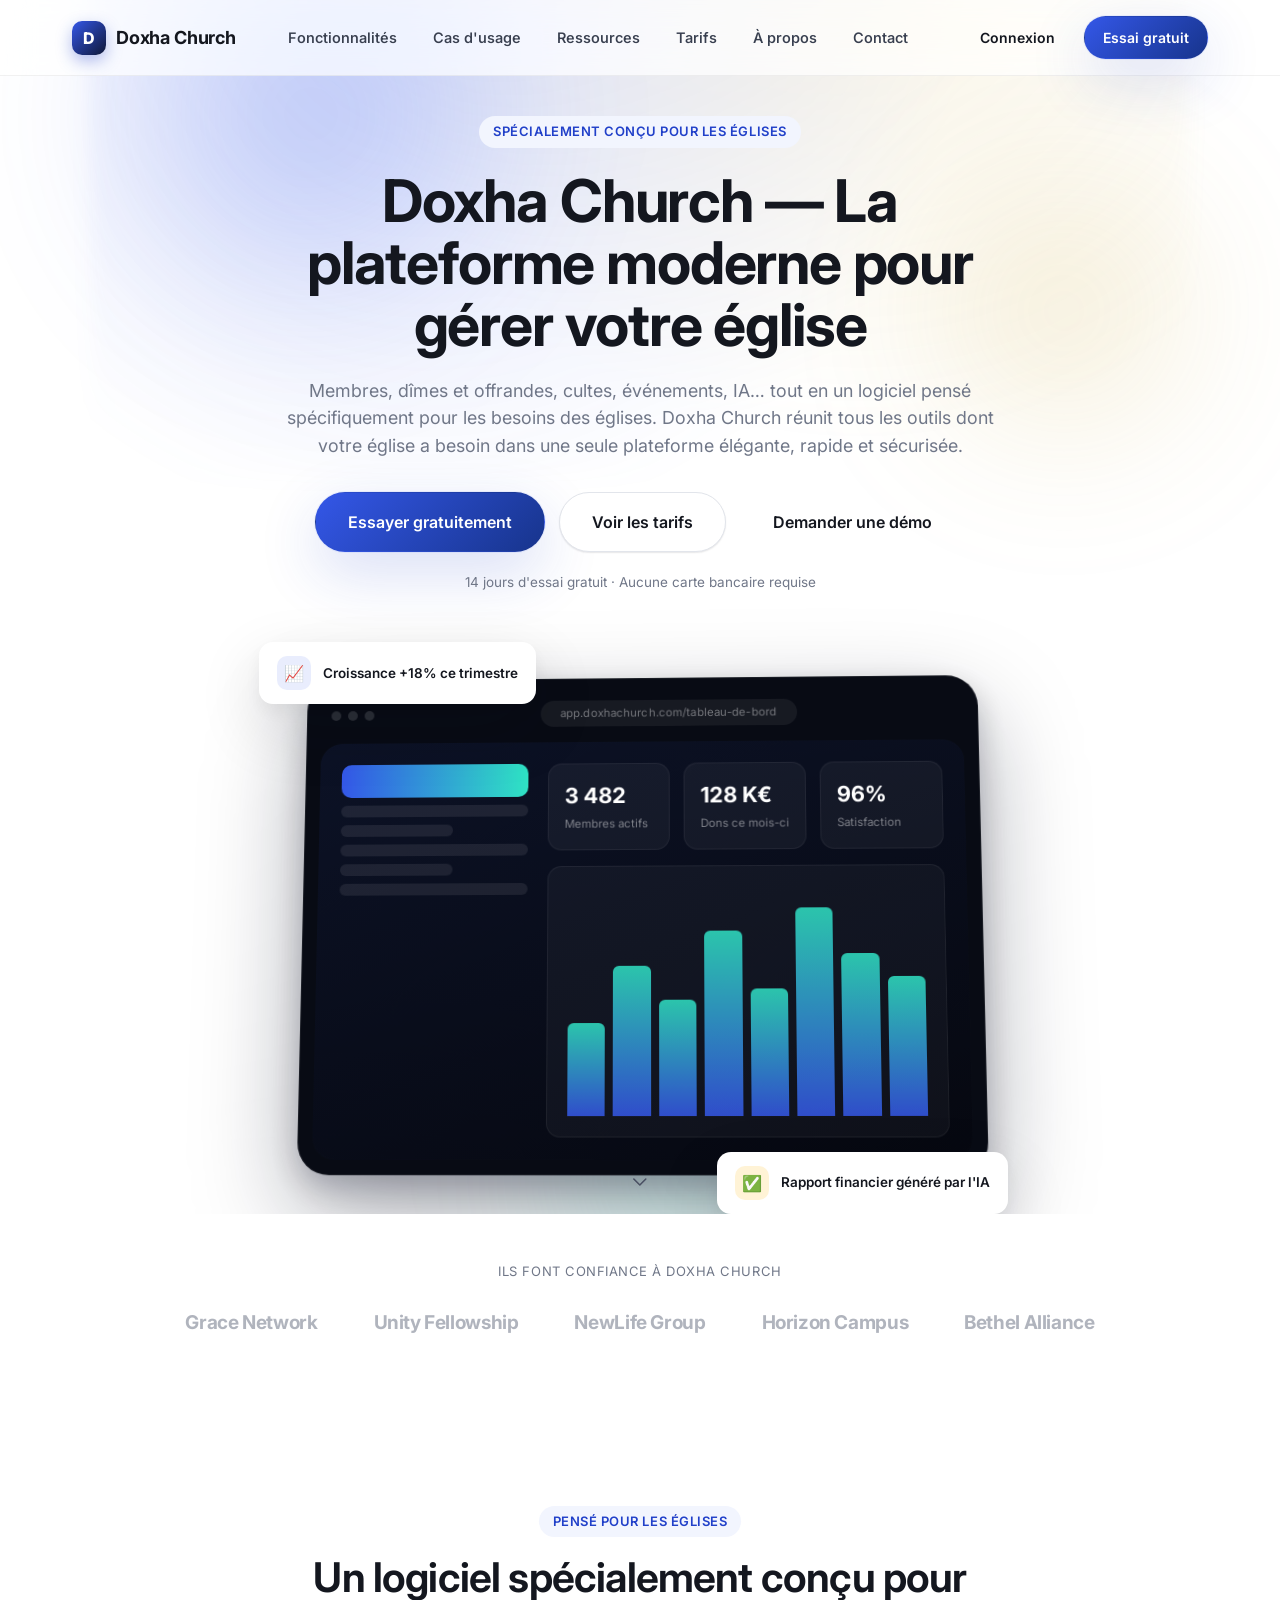
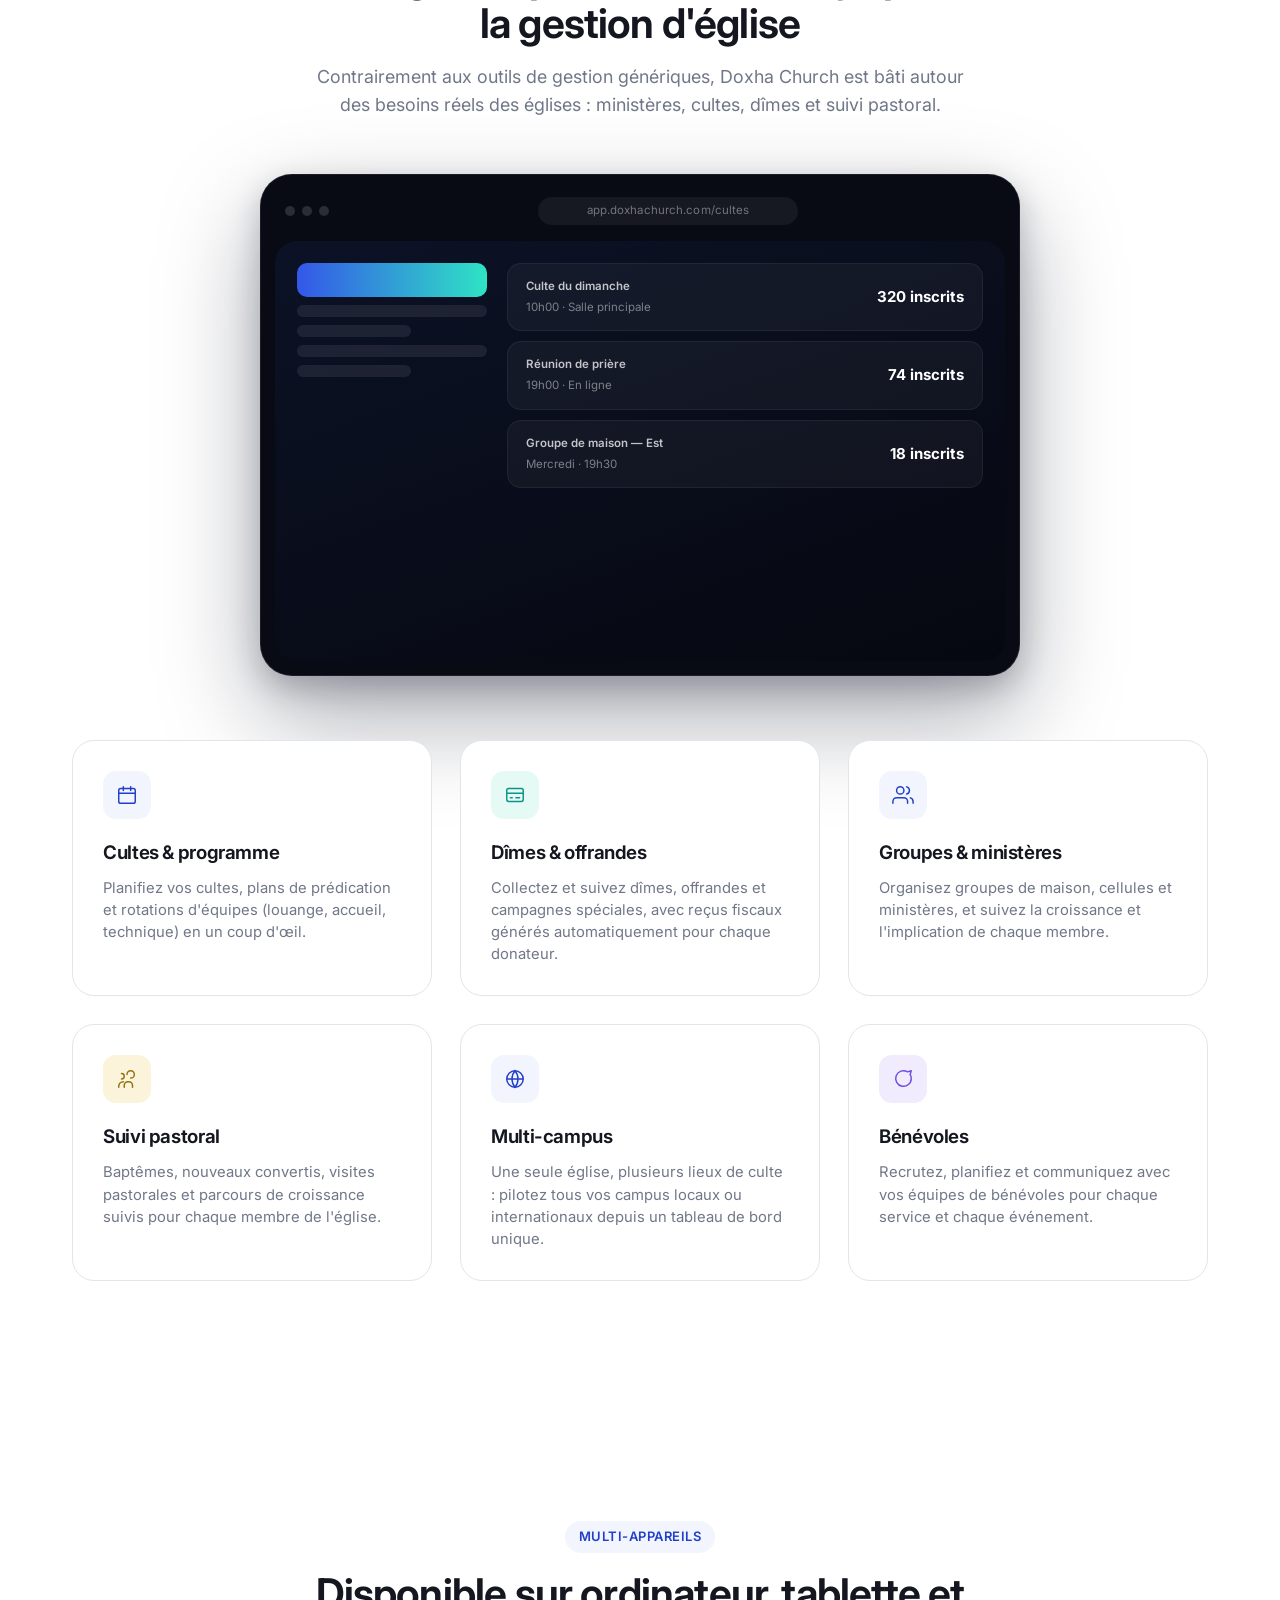
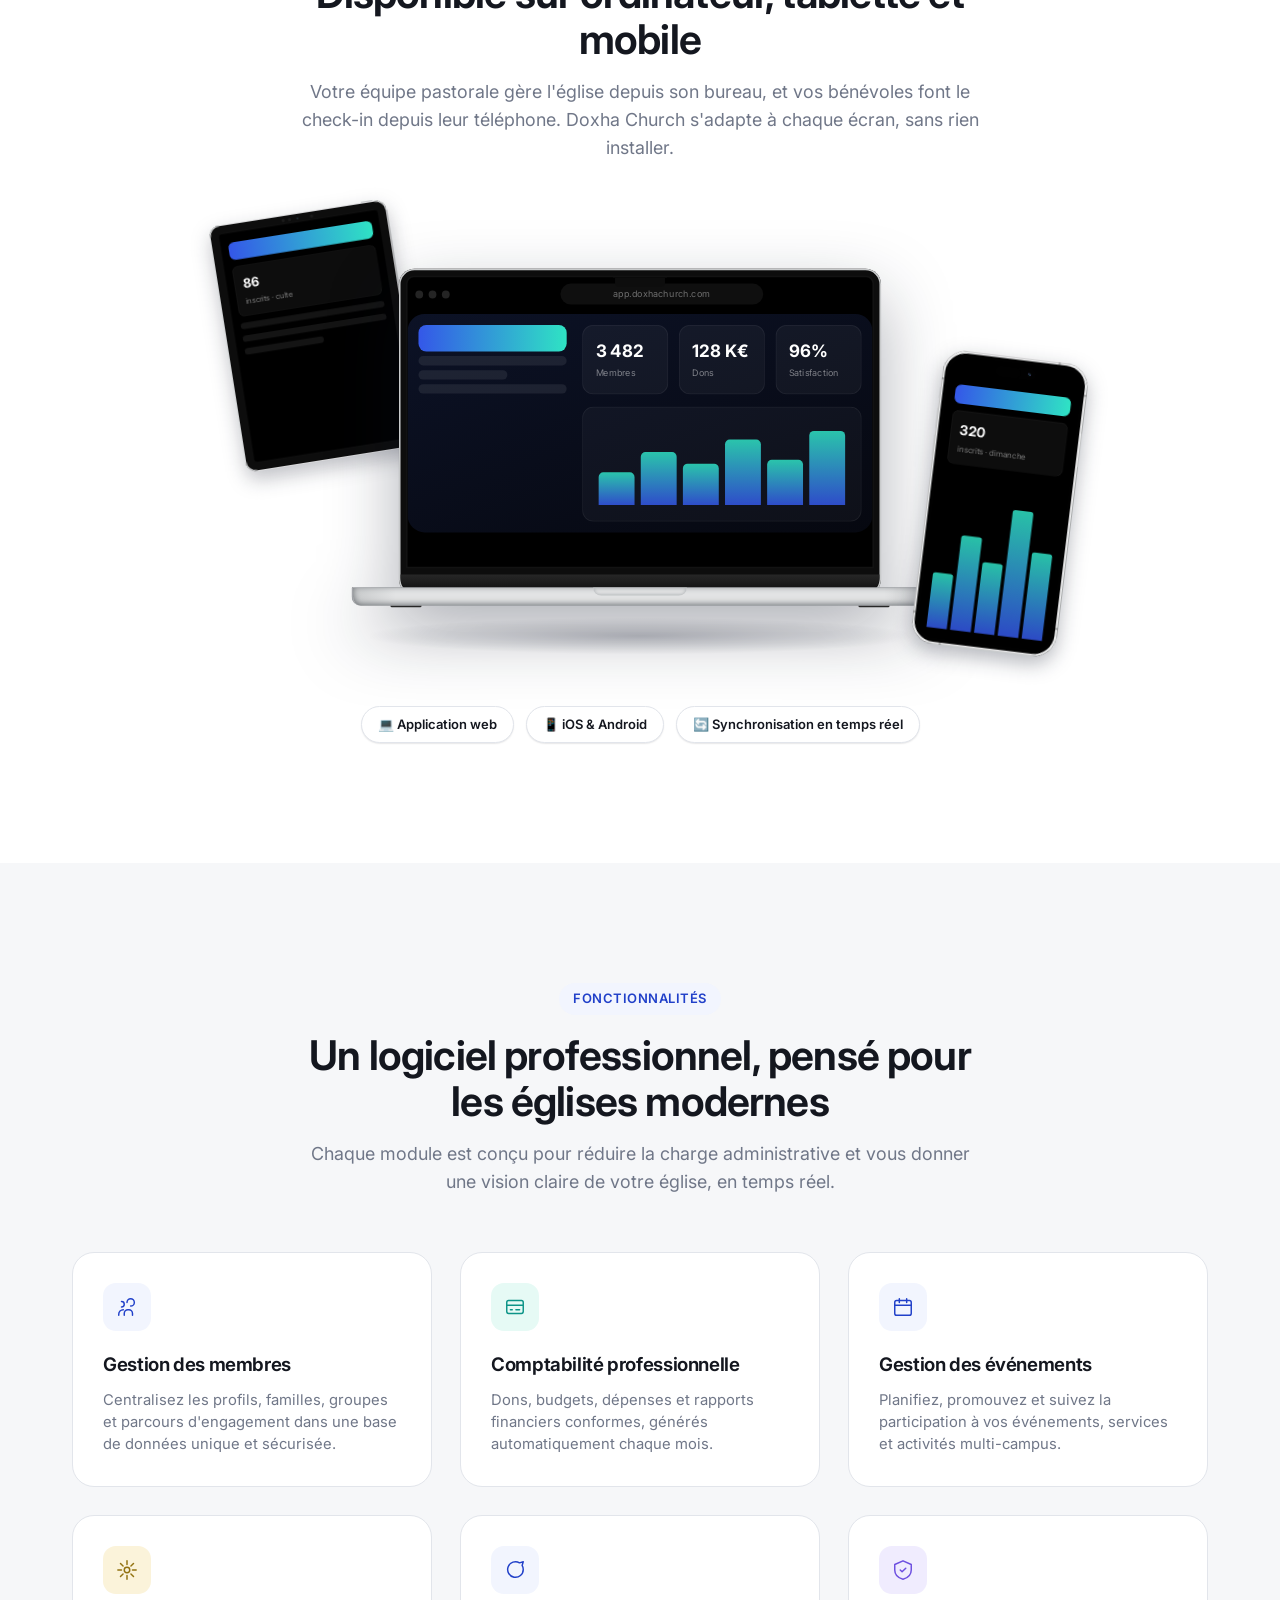
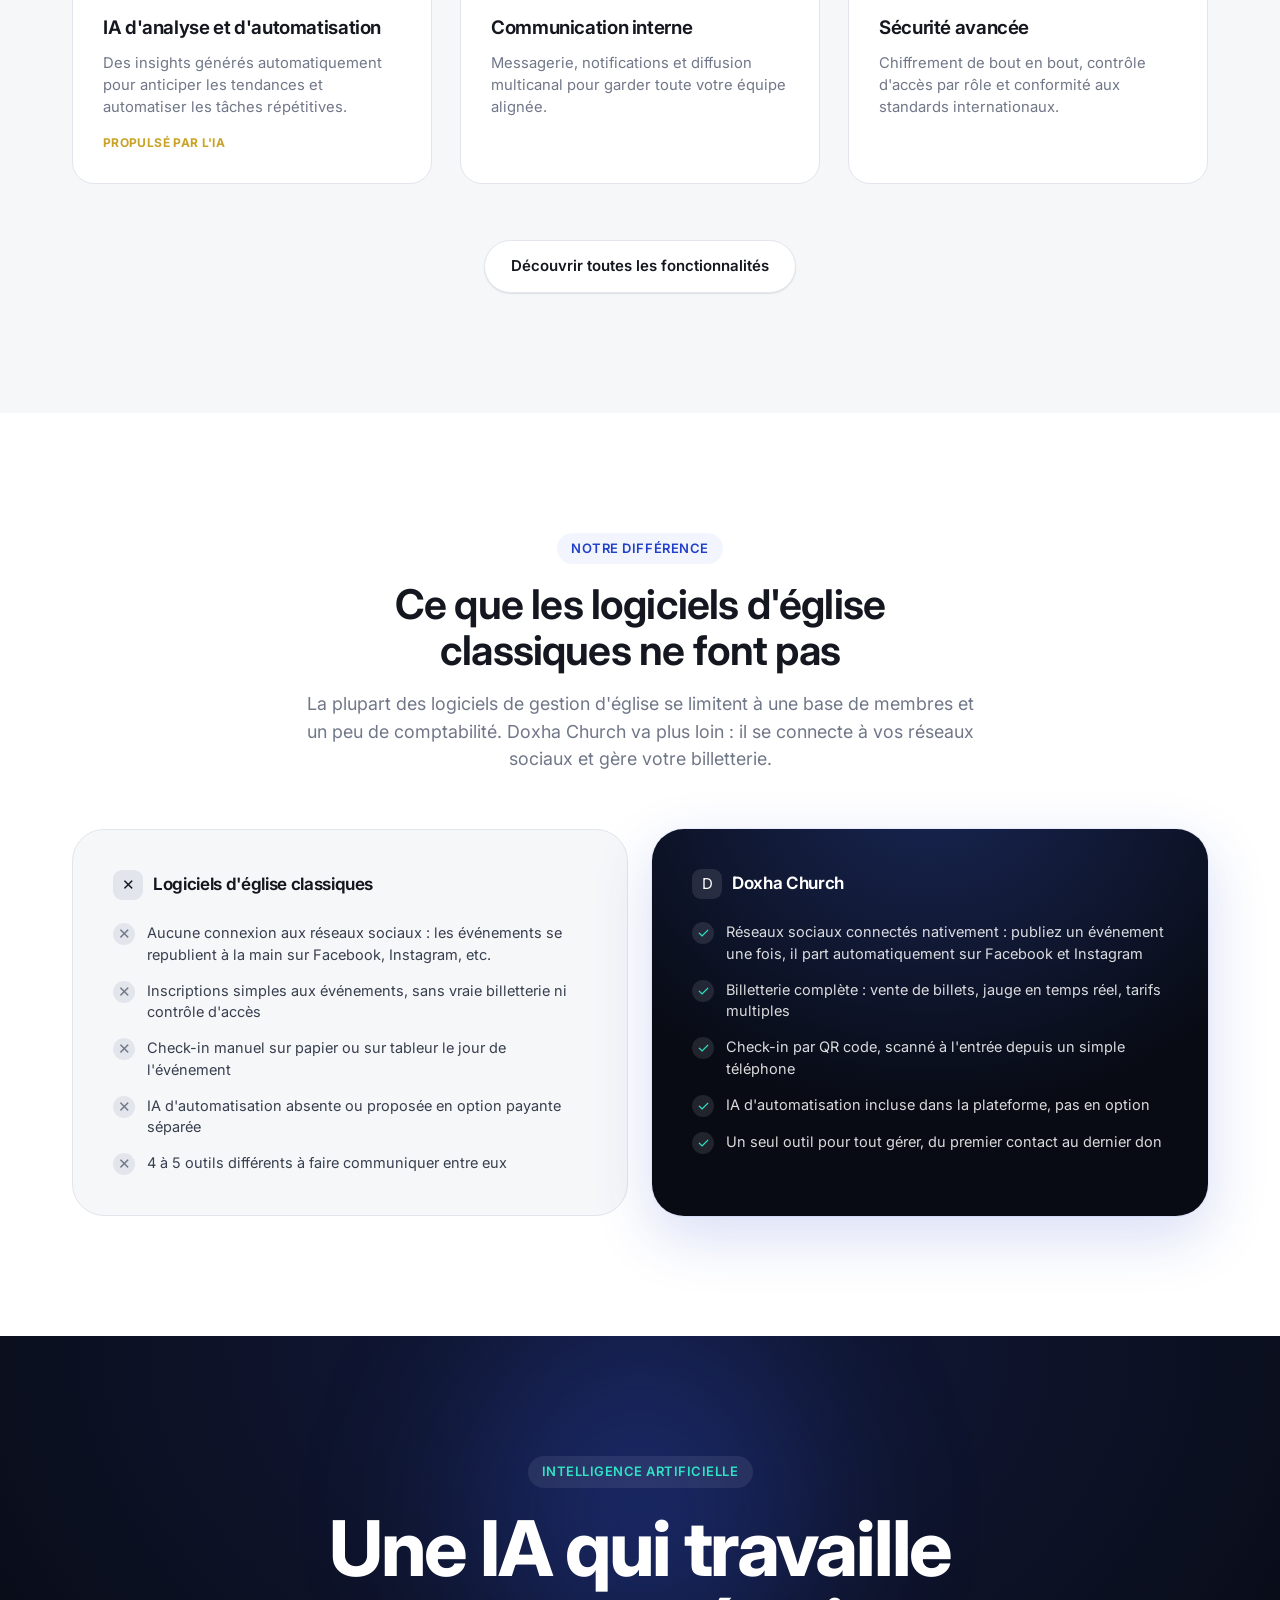
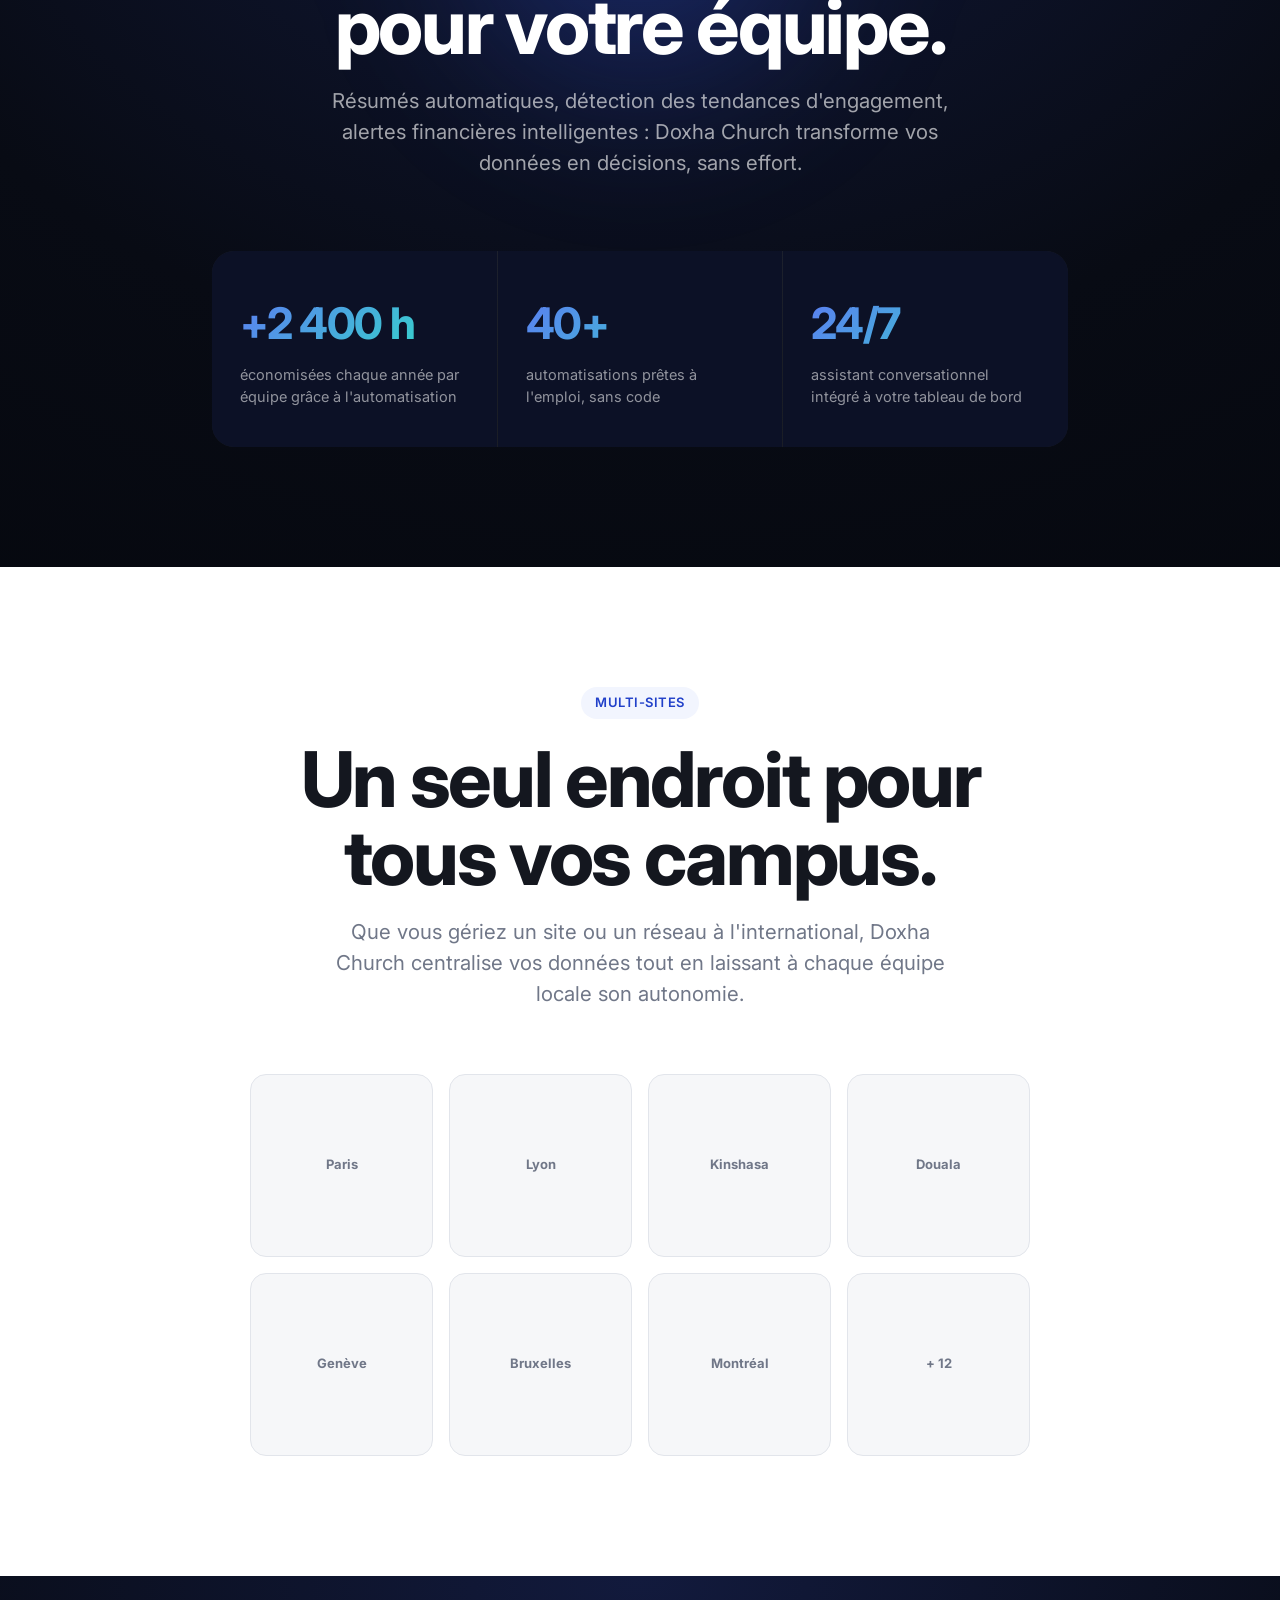
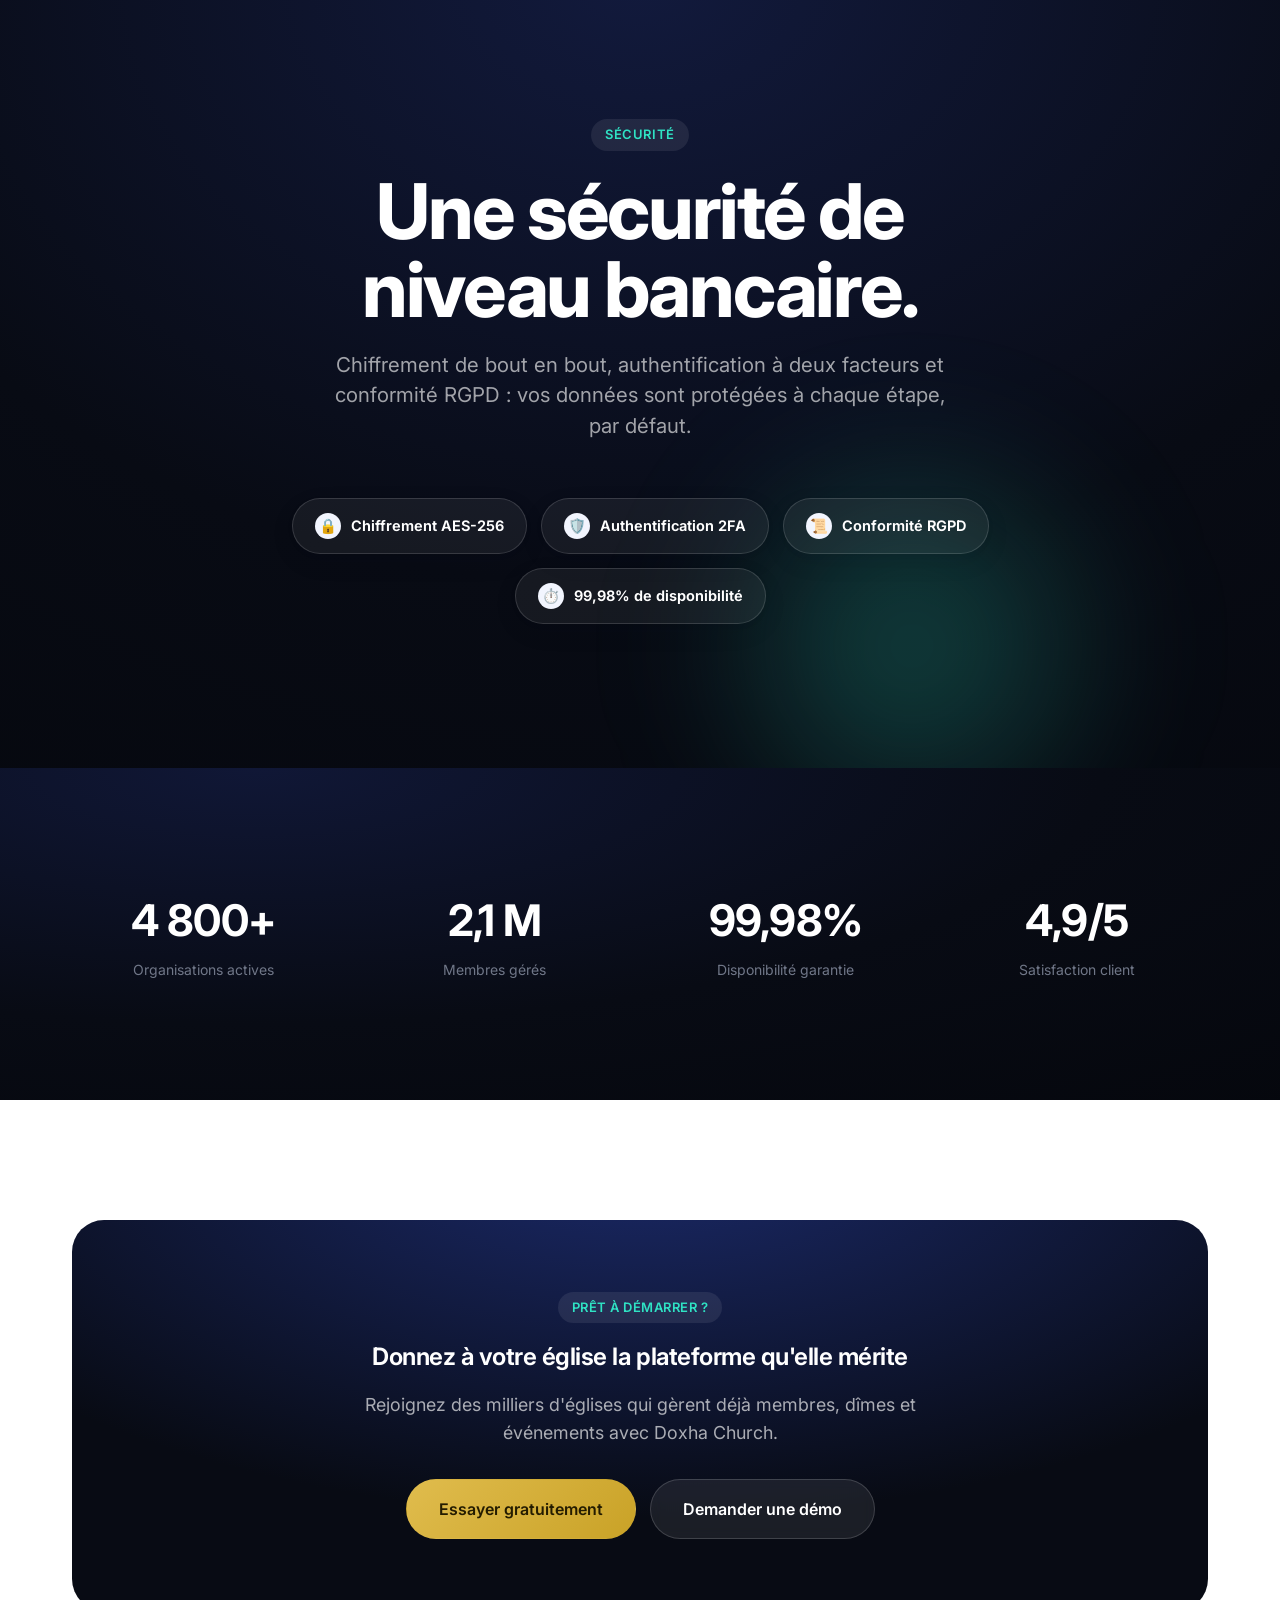
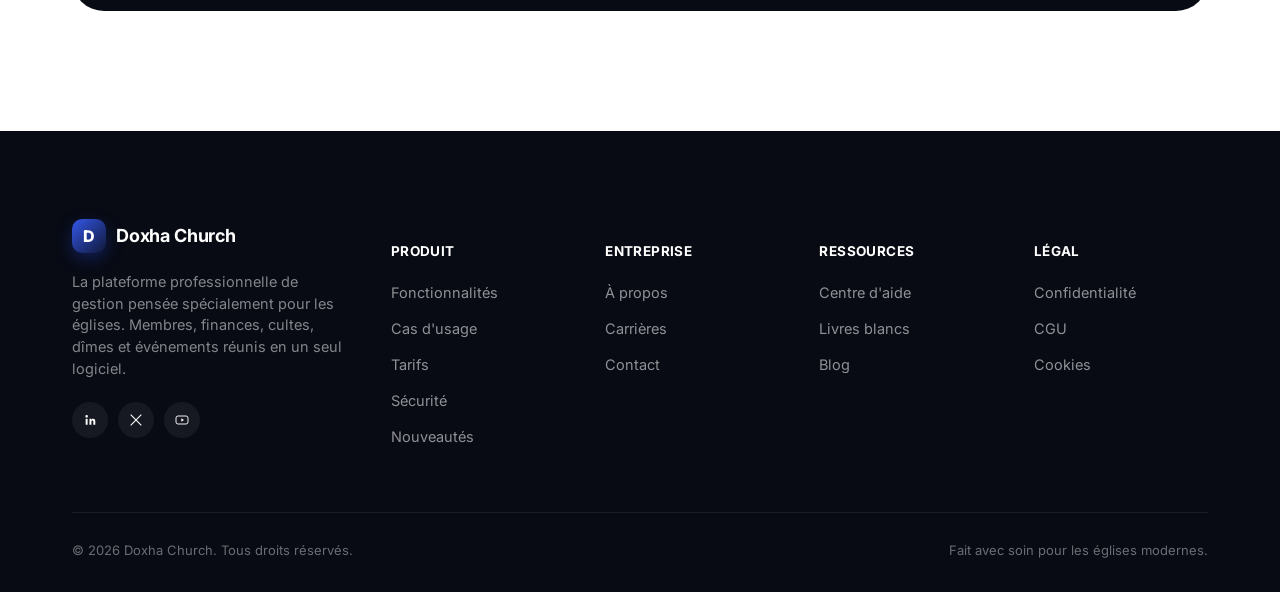
<file: index.html>
<!DOCTYPE html>
<html lang="fr">
<head>
<meta charset="UTF-8">
<meta name="viewport" content="width=device-width, initial-scale=1.0">
<title>Doxha Church — Le logiciel spécialisé pour la gestion d'église</title>
<meta name="description" content="Doxha Church est le logiciel professionnel spécialement conçu pour la gestion des églises : membres, dîmes, cultes, événements et IA, réunis dans une seule plateforme moderne et sécurisée.">
<link rel="icon" href="assets/favicon.svg" type="image/svg+xml">
<link rel="preconnect" href="https://fonts.googleapis.com">
<link rel="preconnect" href="https://fonts.gstatic.com" crossorigin>
<link href="https://fonts.googleapis.com/css2?family=Inter:wght@400;500;600;650;700;800&display=swap" rel="stylesheet">
<link rel="stylesheet" href="css/devices.css">
<link rel="stylesheet" href="css/style.css">
</head>
<body>

<nav class="nav">
  <div class="container nav-inner">
    <a href="index.html" class="brand"><span class="brand-mark">D</span>Doxha Church</a>
    <div class="nav-links">
      <a href="fonctionnalites.html">Fonctionnalités</a>
      <a href="cas-usage.html">Cas d'usage</a>
      <a href="ressources.html">Ressources</a>
      <a href="tarifs.html">Tarifs</a>
      <a href="a-propos.html">À propos</a>
      <a href="contact.html">Contact</a>
    </div>
    <div class="nav-actions">
      <a href="connexion.html" class="btn btn-ghost btn-sm">Connexion</a>
      <a href="inscription.html" class="btn btn-primary btn-sm">Essai gratuit</a>
      <button class="nav-toggle" aria-label="Ouvrir le menu" aria-expanded="false">
        <svg width="18" height="14" viewBox="0 0 18 14" fill="none"><path d="M0 1H18M0 7H18M0 13H18" stroke="#14171f" stroke-width="1.6"/></svg>
      </button>
    </div>
  </div>
  <div class="mobile-menu">
    <a href="fonctionnalites.html">Fonctionnalités</a>
    <a href="cas-usage.html">Cas d'usage</a>
      <a href="ressources.html">Ressources</a>
    <a href="tarifs.html">Tarifs</a>
    <a href="a-propos.html">À propos</a>
    <a href="contact.html">Contact</a>
    <div class="btn-row">
      <a href="connexion.html" class="btn btn-secondary btn-block">Connexion</a>
      <a href="inscription.html" class="btn btn-primary btn-block">Essai gratuit</a>
    </div>
  </div>
</nav>

<header class="hero hero-cinematic">
  <div class="blob-field">
    <div class="blob blob-blue" style="width:520px; height:520px; top:-12%; left:4%;"></div>
    <div class="blob blob-gold" style="width:380px; height:380px; top:10%; right:2%;"></div>
    <div class="blob blob-teal" style="width:420px; height:420px; bottom:-14%; left:38%;"></div>
  </div>
  <div class="container hero-content">
    <span class="eyebrow reveal in-view">Spécialement conçu pour les églises</span>
    <h1 class="h1 reveal in-view">Doxha Church — La plateforme moderne pour gérer votre église</h1>
    <p class="lede reveal in-view">Membres, dîmes et offrandes, cultes, événements, IA… tout en un logiciel pensé spécifiquement pour les besoins des églises. Doxha Church réunit tous les outils dont votre église a besoin dans une seule plateforme élégante, rapide et sécurisée.</p>
    <div class="btn-row reveal in-view">
      <a href="inscription.html" class="btn btn-primary btn-lg">Essayer gratuitement</a>
      <a href="tarifs.html" class="btn btn-secondary btn-lg">Voir les tarifs</a>
      <a href="contact.html" class="btn btn-ghost btn-lg">Demander une démo</a>
    </div>
    <p class="hero-note reveal in-view">14 jours d'essai gratuit · Aucune carte bancaire requise</p>
  </div>

  <div class="container">
    <div class="mockup-stage reveal">
      <div class="mockup-window">
        <div class="mockup-bar">
          <div class="mockup-dots"><span class="mockup-dot"></span><span class="mockup-dot"></span><span class="mockup-dot"></span></div>
          <div class="mockup-url">app.doxhachurch.com/tableau-de-bord</div>
        </div>
        <div class="mockup-screen">
          <div class="mockup-side">
            <div class="mockup-pill active"></div>
            <div class="mockup-pill"></div>
            <div class="mockup-pill short"></div>
            <div class="mockup-pill"></div>
            <div class="mockup-pill short"></div>
            <div class="mockup-pill"></div>
          </div>
          <div class="mockup-main">
            <div class="mockup-row">
              <div class="mockup-card"><div class="num">3 482</div><div class="lbl">Membres actifs</div></div>
              <div class="mockup-card"><div class="num">128 K€</div><div class="lbl">Dons ce mois-ci</div></div>
              <div class="mockup-card"><div class="num">96%</div><div class="lbl">Satisfaction</div></div>
            </div>
            <div class="mockup-chart">
              <span style="height:40%"></span><span style="height:65%"></span><span style="height:50%"></span>
              <span style="height:80%"></span><span style="height:55%"></span><span style="height:90%"></span>
              <span style="height:70%"></span><span style="height:60%"></span>
            </div>
          </div>
        </div>
      </div>
      <div class="float-card c1">
        <span class="dot-ico">📈</span> Croissance +18% ce trimestre
      </div>
      <div class="float-card c2">
        <span class="dot-ico">✅</span> Rapport financier généré par l'IA
      </div>
    </div>
  </div>
  <div class="hero-scroll-cue">
    <span>Découvrir</span>
    <svg width="14" height="8" viewBox="0 0 14 8" fill="none"><path d="M1 1l6 6 6-6" stroke="currentColor" stroke-width="1.6" stroke-linecap="round" stroke-linejoin="round"/></svg>
  </div>
</header>

<section class="logo-strip">
  <div class="container">
    <p>Ils font confiance à Doxha Church</p>
    <div class="logo-row">
      <span>Grace Network</span>
      <span>Unity Fellowship</span>
      <span>NewLife Group</span>
      <span>Horizon Campus</span>
      <span>Bethel Alliance</span>
    </div>
  </div>
</section>

<section class="section-pad">
  <div class="container">
    <div class="section-head reveal">
      <span class="eyebrow">Pensé pour les églises</span>
      <h2 class="h2">Un logiciel spécialement conçu pour la gestion d'église</h2>
      <p class="lede">Contrairement aux outils de gestion génériques, Doxha Church est bâti autour des besoins réels des églises : ministères, cultes, dîmes et suivi pastoral.</p>
    </div>

    <div class="mockup-window reveal" style="max-width:760px; margin:0 auto 64px; transform:none;">
      <div class="mockup-bar">
        <div class="mockup-dots"><span class="mockup-dot"></span><span class="mockup-dot"></span><span class="mockup-dot"></span></div>
        <div class="mockup-url">app.doxhachurch.com/cultes</div>
      </div>
      <div class="mockup-screen">
        <div class="mockup-side">
          <div class="mockup-pill active"></div>
          <div class="mockup-pill"></div>
          <div class="mockup-pill short"></div>
          <div class="mockup-pill"></div>
          <div class="mockup-pill short"></div>
        </div>
        <div class="mockup-main" style="gap:10px;">
          <div class="mockup-card" style="display:flex; align-items:center; justify-content:space-between; padding:14px 18px;">
            <div>
              <div class="lbl" style="margin:0 0 4px; color:rgba(255,255,255,0.75); font-weight:600;">Culte du dimanche</div>
              <div class="lbl" style="margin:0;">10h00 · Salle principale</div>
            </div>
            <div class="num" style="font-size:15px;">320 inscrits</div>
          </div>
          <div class="mockup-card" style="display:flex; align-items:center; justify-content:space-between; padding:14px 18px;">
            <div>
              <div class="lbl" style="margin:0 0 4px; color:rgba(255,255,255,0.75); font-weight:600;">Réunion de prière</div>
              <div class="lbl" style="margin:0;">19h00 · En ligne</div>
            </div>
            <div class="num" style="font-size:15px;">74 inscrits</div>
          </div>
          <div class="mockup-card" style="display:flex; align-items:center; justify-content:space-between; padding:14px 18px;">
            <div>
              <div class="lbl" style="margin:0 0 4px; color:rgba(255,255,255,0.75); font-weight:600;">Groupe de maison — Est</div>
              <div class="lbl" style="margin:0;">Mercredi · 19h30</div>
            </div>
            <div class="num" style="font-size:15px;">18 inscrits</div>
          </div>
        </div>
      </div>
    </div>

    <div class="grid grid-3">
      <div class="feature-card reveal">
        <div class="feature-icon"><svg width="22" height="22" viewBox="0 0 24 24" fill="none"><rect x="3" y="5" width="18" height="16" rx="2" stroke="currentColor" stroke-width="1.6"/><path d="M8 3v4M16 3v4M3 10h18" stroke="currentColor" stroke-width="1.6" stroke-linecap="round"/></svg></div>
        <h3>Cultes & programme</h3>
        <p>Planifiez vos cultes, plans de prédication et rotations d'équipes (louange, accueil, technique) en un coup d'œil.</p>
      </div>
      <div class="feature-card reveal">
        <div class="feature-icon ic-teal"><svg width="22" height="22" viewBox="0 0 24 24" fill="none"><path d="M3 10h18M7 15h2m4 0h4M5 5h14a2 2 0 0 1 2 2v10a2 2 0 0 1-2 2H5a2 2 0 0 1-2-2V7a2 2 0 0 1 2-2Z" stroke="currentColor" stroke-width="1.6" stroke-linecap="round" stroke-linejoin="round"/></svg></div>
        <h3>Dîmes & offrandes</h3>
        <p>Collectez et suivez dîmes, offrandes et campagnes spéciales, avec reçus fiscaux générés automatiquement pour chaque donateur.</p>
      </div>
      <div class="feature-card reveal">
        <div class="feature-icon"><svg width="22" height="22" viewBox="0 0 24 24" fill="none"><path d="M17 21v-2a4 4 0 0 0-4-4H5a4 4 0 0 0-4 4v2M9 11a4 4 0 1 0 0-8 4 4 0 0 0 0 8ZM23 21v-2a4 4 0 0 0-3-3.87M16 3.13a4 4 0 0 1 0 7.75" stroke="currentColor" stroke-width="1.6" stroke-linecap="round"/></svg></div>
        <h3>Groupes & ministères</h3>
        <p>Organisez groupes de maison, cellules et ministères, et suivez la croissance et l'implication de chaque membre.</p>
      </div>
      <div class="feature-card reveal">
        <div class="feature-icon ic-gold"><svg width="22" height="22" viewBox="0 0 24 24" fill="none"><path d="M16 11a4 4 0 1 0-4-4M9 21v-2a4 4 0 0 1 4-4h1a4 4 0 0 1 4 4v2M3 21v-1a5 5 0 0 1 5-5M6 12a3 3 0 1 0 0-6" stroke="currentColor" stroke-width="1.6" stroke-linecap="round"/></svg></div>
        <h3>Suivi pastoral</h3>
        <p>Baptêmes, nouveaux convertis, visites pastorales et parcours de croissance suivis pour chaque membre de l'église.</p>
      </div>
      <div class="feature-card reveal">
        <div class="feature-icon"><svg width="22" height="22" viewBox="0 0 24 24" fill="none"><circle cx="12" cy="12" r="9" stroke="currentColor" stroke-width="1.6"/><path d="M3 12h18M12 3a14 14 0 0 1 0 18 14 14 0 0 1 0-18Z" stroke="currentColor" stroke-width="1.6"/></svg></div>
        <h3>Multi-campus</h3>
        <p>Une seule église, plusieurs lieux de culte : pilotez tous vos campus locaux ou internationaux depuis un tableau de bord unique.</p>
      </div>
      <div class="feature-card reveal">
        <div class="feature-icon ic-purple"><svg width="22" height="22" viewBox="0 0 24 24" fill="none"><path d="M21 11.5a8.5 8.5 0 1 1-4.08-7.26L21 3l-1.24 4.08A8.46 8.46 0 0 1 21 11.5Z" stroke="currentColor" stroke-width="1.6" stroke-linejoin="round"/></svg></div>
        <h3>Bénévoles</h3>
        <p>Recrutez, planifiez et communiquez avec vos équipes de bénévoles pour chaque service et chaque événement.</p>
      </div>
    </div>
  </div>
</section>

<section class="section-pad">
  <div class="container">
    <div class="section-head reveal">
      <span class="eyebrow">Multi-appareils</span>
      <h2 class="h2">Disponible sur ordinateur, tablette et mobile</h2>
      <p class="lede">Votre équipe pastorale gère l'église depuis son bureau, et vos bénévoles font le check-in depuis leur téléphone. Doxha Church s'adapte à chaque écran, sans rien installer.</p>
    </div>

    <div class="device-stack-v2 reveal">
      <div class="dv-ground"></div>

      <div class="dv-tablet">
        <div class="device device-ipad-pro">
          <div class="device-frame">
            <div class="device-screen">
              <div class="d-pill active"></div>
              <div class="d-card"><div class="num">86</div><div class="lbl">inscrits · culte</div></div>
              <div class="d-pill"></div>
              <div class="d-pill"></div>
              <div class="d-pill short"></div>
            </div>
          </div>
          <div class="device-btns"></div>
          <div class="device-sensors"></div>
        </div>
      </div>

      <div class="dv-laptop">
        <div class="device device-macbook-pro">
          <div class="device-frame">
            <div class="device-screen">
              <div class="mockup-bar">
                <div class="mockup-dots"><span class="mockup-dot"></span><span class="mockup-dot"></span><span class="mockup-dot"></span></div>
                <div class="mockup-url">app.doxhachurch.com</div>
              </div>
              <div class="mockup-screen">
                <div class="mockup-side">
                  <div class="mockup-pill active"></div>
                  <div class="mockup-pill"></div>
                  <div class="mockup-pill short"></div>
                  <div class="mockup-pill"></div>
                </div>
                <div class="mockup-main">
                  <div class="mockup-row">
                    <div class="mockup-card"><div class="num">3 482</div><div class="lbl">Membres</div></div>
                    <div class="mockup-card"><div class="num">128 K€</div><div class="lbl">Dons</div></div>
                    <div class="mockup-card"><div class="num">96%</div><div class="lbl">Satisfaction</div></div>
                  </div>
                  <div class="mockup-chart">
                    <span style="height:40%"></span><span style="height:65%"></span><span style="height:50%"></span>
                    <span style="height:80%"></span><span style="height:55%"></span><span style="height:90%"></span>
                  </div>
                </div>
              </div>
            </div>
          </div>
          <div class="device-header"></div>
          <div class="device-power"></div>
        </div>
      </div>

      <div class="dv-phone">
        <div class="device device-iphone-14-pro device-silver">
          <div class="device-frame">
            <div class="device-screen">
              <div class="d-notch"></div>
              <div class="d-pill active"></div>
              <div class="d-card"><div class="num">320</div><div class="lbl">inscrits · dimanche</div></div>
              <div class="d-chart">
                <span style="height:35%"></span><span style="height:60%"></span><span style="height:45%"></span><span style="height:80%"></span><span style="height:55%"></span>
              </div>
            </div>
          </div>
          <div class="device-stripe"></div>
          <div class="device-header"></div>
          <div class="device-sensors"></div>
          <div class="device-btns"></div>
          <div class="device-power"></div>
          <div class="device-home"></div>
        </div>
      </div>
    </div>

    <div class="device-badges reveal">
      <span class="pill-badge">💻 Application web</span>
      <span class="pill-badge">📱 iOS & Android</span>
      <span class="pill-badge">🔄 Synchronisation en temps réel</span>
    </div>
  </div>
</section>

<section class="section-pad bg-alt">
  <div class="container">
    <div class="section-head reveal">
      <span class="eyebrow">Fonctionnalités</span>
      <h2 class="h2">Un logiciel professionnel, pensé pour les églises modernes</h2>
      <p class="lede">Chaque module est conçu pour réduire la charge administrative et vous donner une vision claire de votre église, en temps réel.</p>
    </div>
    <div class="grid grid-3">
      <div class="feature-card reveal">
        <div class="feature-icon">
          <svg width="22" height="22" viewBox="0 0 24 24" fill="none"><path d="M16 11a4 4 0 1 0-4-4M9 21v-2a4 4 0 0 1 4-4h1a4 4 0 0 1 4 4v2M3 21v-1a5 5 0 0 1 5-5M6 12a3 3 0 1 0 0-6" stroke="currentColor" stroke-width="1.6" stroke-linecap="round"/></svg>
        </div>
        <h3>Gestion des membres</h3>
        <p>Centralisez les profils, familles, groupes et parcours d'engagement dans une base de données unique et sécurisée.</p>
      </div>
      <div class="feature-card reveal">
        <div class="feature-icon ic-teal">
          <svg width="22" height="22" viewBox="0 0 24 24" fill="none"><path d="M3 10h18M7 15h2m4 0h4M5 5h14a2 2 0 0 1 2 2v10a2 2 0 0 1-2 2H5a2 2 0 0 1-2-2V7a2 2 0 0 1 2-2Z" stroke="currentColor" stroke-width="1.6" stroke-linecap="round" stroke-linejoin="round"/></svg>
        </div>
        <h3>Comptabilité professionnelle</h3>
        <p>Dons, budgets, dépenses et rapports financiers conformes, générés automatiquement chaque mois.</p>
      </div>
      <div class="feature-card reveal">
        <div class="feature-icon">
          <svg width="22" height="22" viewBox="0 0 24 24" fill="none"><rect x="3" y="5" width="18" height="16" rx="2" stroke="currentColor" stroke-width="1.6"/><path d="M8 3v4M16 3v4M3 10h18" stroke="currentColor" stroke-width="1.6" stroke-linecap="round"/></svg>
        </div>
        <h3>Gestion des événements</h3>
        <p>Planifiez, promouvez et suivez la participation à vos événements, services et activités multi-campus.</p>
      </div>
      <div class="feature-card reveal">
        <div class="feature-icon ic-gold">
          <svg width="22" height="22" viewBox="0 0 24 24" fill="none"><path d="M12 2v4M12 18v4M4.9 4.9l2.8 2.8M16.3 16.3l2.8 2.8M2 12h4M18 12h4M4.9 19.1l2.8-2.8M16.3 7.7l2.8-2.8" stroke="currentColor" stroke-width="1.6" stroke-linecap="round"/><circle cx="12" cy="12" r="3" stroke="currentColor" stroke-width="1.6"/></svg>
        </div>
        <h3>IA d'analyse et d'automatisation</h3>
        <p>Des insights générés automatiquement pour anticiper les tendances et automatiser les tâches répétitives.</p>
        <span class="tag">Propulsé par l'IA</span>
      </div>
      <div class="feature-card reveal">
        <div class="feature-icon">
          <svg width="22" height="22" viewBox="0 0 24 24" fill="none"><path d="M21 11.5a8.5 8.5 0 1 1-4.08-7.26L21 3l-1.24 4.08A8.46 8.46 0 0 1 21 11.5Z" stroke="currentColor" stroke-width="1.6" stroke-linejoin="round"/></svg>
        </div>
        <h3>Communication interne</h3>
        <p>Messagerie, notifications et diffusion multicanal pour garder toute votre équipe alignée.</p>
      </div>
      <div class="feature-card reveal">
        <div class="feature-icon ic-purple">
          <svg width="22" height="22" viewBox="0 0 24 24" fill="none"><path d="M12 2 3 6v6c0 5 3.8 8.7 9 10 5.2-1.3 9-5 9-10V6l-9-4Z" stroke="currentColor" stroke-width="1.6" stroke-linejoin="round"/><path d="m9 12 2 2 4-4" stroke="currentColor" stroke-width="1.6" stroke-linecap="round" stroke-linejoin="round"/></svg>
        </div>
        <h3>Sécurité avancée</h3>
        <p>Chiffrement de bout en bout, contrôle d'accès par rôle et conformité aux standards internationaux.</p>
      </div>
    </div>
    <div class="text-center mt-56 reveal">
      <a href="fonctionnalites.html" class="btn btn-secondary">Découvrir toutes les fonctionnalités</a>
    </div>
  </div>
</section>

<section class="section-pad">
  <div class="container">
    <div class="section-head reveal">
      <span class="eyebrow">Notre différence</span>
      <h2 class="h2">Ce que les logiciels d'église classiques ne font pas</h2>
      <p class="lede">La plupart des logiciels de gestion d'église se limitent à une base de membres et un peu de comptabilité. Doxha Church va plus loin : il se connecte à vos réseaux sociaux et gère votre billetterie.</p>
    </div>
    <div class="vs-grid reveal">
      <div class="vs-panel vs-others">
        <div class="vs-panel-head">
          <span class="tag">✕</span>
          <h3>Logiciels d'église classiques</h3>
        </div>
        <ul class="feature-list">
          <li><span class="ico-cross">✕</span>Aucune connexion aux réseaux sociaux : les événements se republient à la main sur Facebook, Instagram, etc.</li>
          <li><span class="ico-cross">✕</span>Inscriptions simples aux événements, sans vraie billetterie ni contrôle d'accès</li>
          <li><span class="ico-cross">✕</span>Check-in manuel sur papier ou sur tableur le jour de l'événement</li>
          <li><span class="ico-cross">✕</span>IA d'automatisation absente ou proposée en option payante séparée</li>
          <li><span class="ico-cross">✕</span>4 à 5 outils différents à faire communiquer entre eux</li>
        </ul>
      </div>
      <div class="vs-panel vs-doxha">
        <div class="vs-panel-head">
          <span class="tag">D</span>
          <h3>Doxha Church</h3>
        </div>
        <ul class="feature-list">
          <li><span class="ico-check">✓</span>Réseaux sociaux connectés nativement : publiez un événement une fois, il part automatiquement sur Facebook et Instagram</li>
          <li><span class="ico-check">✓</span>Billetterie complète : vente de billets, jauge en temps réel, tarifs multiples</li>
          <li><span class="ico-check">✓</span>Check-in par QR code, scanné à l'entrée depuis un simple téléphone</li>
          <li><span class="ico-check">✓</span>IA d'automatisation incluse dans la plateforme, pas en option</li>
          <li><span class="ico-check">✓</span>Un seul outil pour tout gérer, du premier contact au dernier don</li>
        </ul>
      </div>
    </div>
  </div>
</section>

<section class="chapter chapter-dark">
  <div class="chapter-glow" style="width:520px; height:520px; top:-10%; left:50%; transform:translateX(-50%); background:radial-gradient(circle, rgba(52,87,232,0.35), transparent 70%);"></div>
  <div class="container chapter-inner reveal">
    <span class="eyebrow chapter-eyebrow">Intelligence artificielle</span>
    <h2 class="chapter-title">Une IA qui travaille<br>pour votre équipe.</h2>
    <p class="chapter-sub">Résumés automatiques, détection des tendances d'engagement, alertes financières intelligentes : Doxha Church transforme vos données en décisions, sans effort.</p>
    <div class="chapter-specs">
      <div class="chapter-spec">
        <div class="spec-num">+2 400 h</div>
        <div class="spec-lbl">économisées chaque année par équipe grâce à l'automatisation</div>
      </div>
      <div class="chapter-spec">
        <div class="spec-num">40+</div>
        <div class="spec-lbl">automatisations prêtes à l'emploi, sans code</div>
      </div>
      <div class="chapter-spec">
        <div class="spec-num">24/7</div>
        <div class="spec-lbl">assistant conversationnel intégré à votre tableau de bord</div>
      </div>
    </div>
  </div>
</section>

<section class="chapter chapter-light">
  <div class="container chapter-inner reveal">
    <span class="eyebrow chapter-eyebrow">Multi-sites</span>
    <h2 class="chapter-title">Un seul endroit pour tous vos campus.</h2>
    <p class="chapter-sub">Que vous gériez un site ou un réseau à l'international, Doxha Church centralise vos données tout en laissant à chaque équipe locale son autonomie.</p>
    <div class="campus-grid">
      <div class="campus-tile live">Paris</div>
      <div class="campus-tile">Lyon</div>
      <div class="campus-tile">Kinshasa</div>
      <div class="campus-tile">Douala</div>
      <div class="campus-tile">Genève</div>
      <div class="campus-tile live">Bruxelles</div>
      <div class="campus-tile">Montréal</div>
      <div class="campus-tile">+ 12</div>
    </div>
  </div>
</section>

<section class="chapter chapter-dark">
  <div class="chapter-glow" style="width:480px; height:480px; bottom:-15%; right:10%; background:radial-gradient(circle, rgba(47,227,196,0.28), transparent 70%);"></div>
  <div class="container chapter-inner reveal">
    <span class="eyebrow chapter-eyebrow">Sécurité</span>
    <h2 class="chapter-title">Une sécurité de niveau bancaire.</h2>
    <p class="chapter-sub">Chiffrement de bout en bout, authentification à deux facteurs et conformité RGPD : vos données sont protégées à chaque étape, par défaut.</p>
    <div class="chapter-badges">
      <span class="chapter-badge" style="background:rgba(255,255,255,0.06); border-color:rgba(255,255,255,0.14); color:var(--white);"><span class="ico">🔒</span> Chiffrement AES-256</span>
      <span class="chapter-badge" style="background:rgba(255,255,255,0.06); border-color:rgba(255,255,255,0.14); color:var(--white);"><span class="ico">🛡️</span> Authentification 2FA</span>
      <span class="chapter-badge" style="background:rgba(255,255,255,0.06); border-color:rgba(255,255,255,0.14); color:var(--white);"><span class="ico">📜</span> Conformité RGPD</span>
      <span class="chapter-badge" style="background:rgba(255,255,255,0.06); border-color:rgba(255,255,255,0.14); color:var(--white);"><span class="ico">⏱️</span> 99,98% de disponibilité</span>
    </div>
  </div>
</section>

<section class="section-pad bg-dark">
  <div class="container">
    <div class="grid grid-4">
      <div class="stat-item reveal"><div class="num">4 800+</div><div class="lbl">Organisations actives</div></div>
      <div class="stat-item reveal"><div class="num">2,1 M</div><div class="lbl">Membres gérés</div></div>
      <div class="stat-item reveal"><div class="num">99,98%</div><div class="lbl">Disponibilité garantie</div></div>
      <div class="stat-item reveal"><div class="num">4,9/5</div><div class="lbl">Satisfaction client</div></div>
    </div>
  </div>
</section>

<section class="section-pad">
  <div class="container">
    <div class="cta-banner reveal">
      <span class="eyebrow" style="background:rgba(255,255,255,0.08); color:var(--teal-400);">Prêt à démarrer ?</span>
      <h2 class="mt-16">Donnez à votre église la plateforme qu'elle mérite</h2>
      <p class="lede">Rejoignez des milliers d'églises qui gèrent déjà membres, dîmes et événements avec Doxha Church.</p>
      <div class="btn-row">
        <a href="inscription.html" class="btn btn-gold btn-lg">Essayer gratuitement</a>
        <a href="contact.html" class="btn btn-on-dark btn-lg">Demander une démo</a>
      </div>
    </div>
  </div>
</section>

<footer class="footer">
  <div class="container">
    <div class="footer-top">
      <div class="footer-about">
        <a href="index.html" class="brand"><span class="brand-mark">D</span>Doxha Church</a>
        <p>La plateforme professionnelle de gestion pensée spécialement pour les églises. Membres, finances, cultes, dîmes et événements réunis en un seul logiciel.</p>
        <div class="social-icons">
          <a href="#" aria-label="LinkedIn"><svg width="16" height="16" viewBox="0 0 24 24" fill="none"><path d="M4 4h16v16H4z" opacity="0"/><path d="M6.94 8.5a1.94 1.94 0 1 0 0-3.88 1.94 1.94 0 0 0 0 3.88ZM5.5 10.25h2.9V19h-2.9v-8.75ZM10.9 10.25h2.78v1.2h.04c.39-.72 1.33-1.48 2.75-1.48 2.94 0 3.48 1.9 3.48 4.36V19h-2.9v-4.13c0-.98-.02-2.24-1.36-2.24-1.37 0-1.58 1.06-1.58 2.17V19h-2.9v-8.75Z" fill="white"/></svg></a>
          <a href="#" aria-label="X / Twitter"><svg width="16" height="16" viewBox="0 0 24 24" fill="none"><path d="M4 4l16 16M20 4 4 20" stroke="white" stroke-width="1.6"/></svg></a>
          <a href="#" aria-label="YouTube"><svg width="16" height="16" viewBox="0 0 24 24" fill="none"><rect x="3" y="6" width="18" height="12" rx="3" stroke="white" stroke-width="1.4"/><path d="M11 9.5v5l4-2.5-4-2.5Z" fill="white"/></svg></a>
        </div>
      </div>
      <div class="footer-col">
        <h5>Produit</h5>
        <ul>
          <li><a href="fonctionnalites.html">Fonctionnalités</a></li>
          <li><a href="cas-usage.html">Cas d'usage</a></li>
          <li><a href="tarifs.html">Tarifs</a></li>
          <li><a href="fonctionnalites.html#securite">Sécurité</a></li>
          <li><a href="index.html">Nouveautés</a></li>
        </ul>
      </div>
      <div class="footer-col">
        <h5>Entreprise</h5>
        <ul>
          <li><a href="a-propos.html">À propos</a></li>
          <li><a href="a-propos.html#carrieres">Carrières</a></li>
          <li><a href="contact.html">Contact</a></li>
        </ul>
      </div>
      <div class="footer-col">
        <h5>Ressources</h5>
        <ul>
          <li><a href="contact.html">Centre d'aide</a></li>
          <li><a href="ressources.html">Livres blancs</a></li>
          <li><a href="#">Blog</a></li>
        </ul>
      </div>
      <div class="footer-col">
        <h5>Légal</h5>
        <ul>
          <li><a href="#">Confidentialité</a></li>
          <li><a href="#">CGU</a></li>
          <li><a href="#">Cookies</a></li>
        </ul>
      </div>
    </div>
    <div class="footer-bottom">
      <span>© 2026 Doxha Church. Tous droits réservés.</span>
      <span>Fait avec soin pour les églises modernes.</span>
    </div>
  </div>
</footer>

<script src="js/main.js"></script>
</body>
</html>
</file>
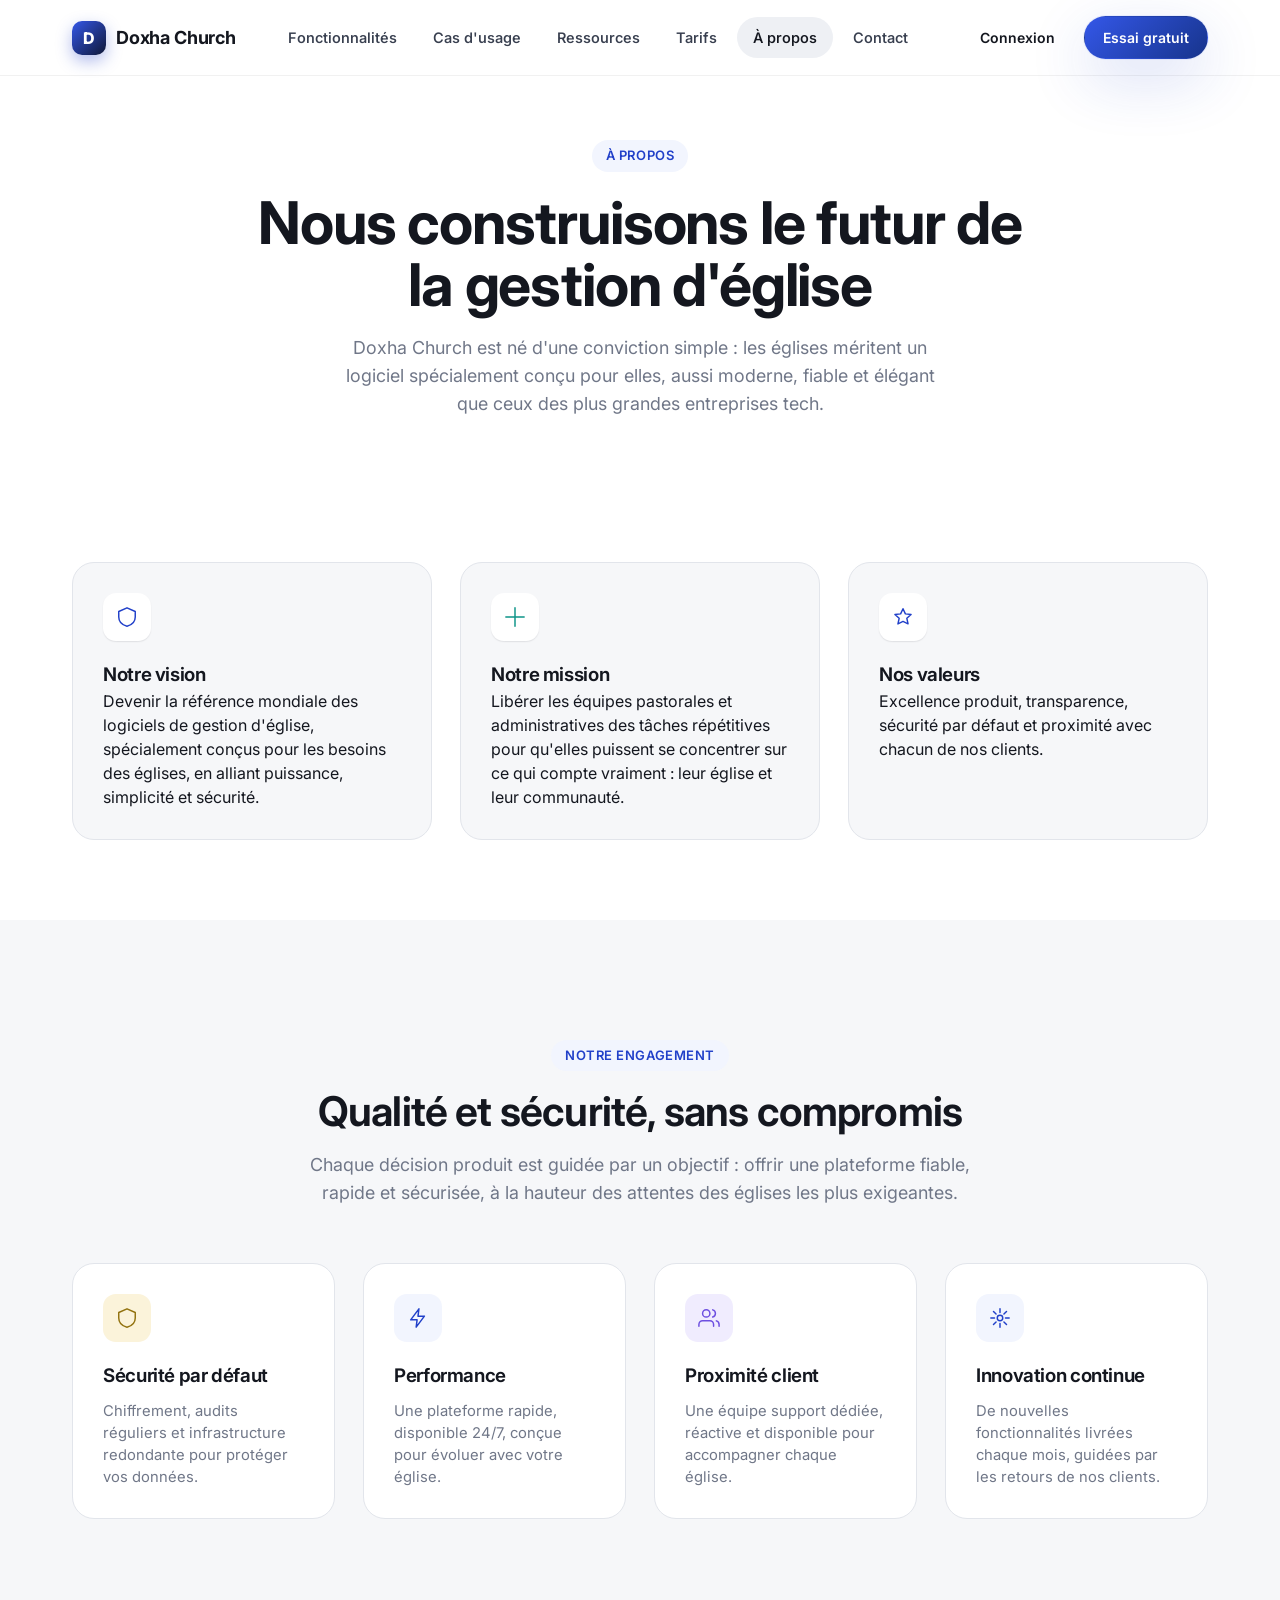
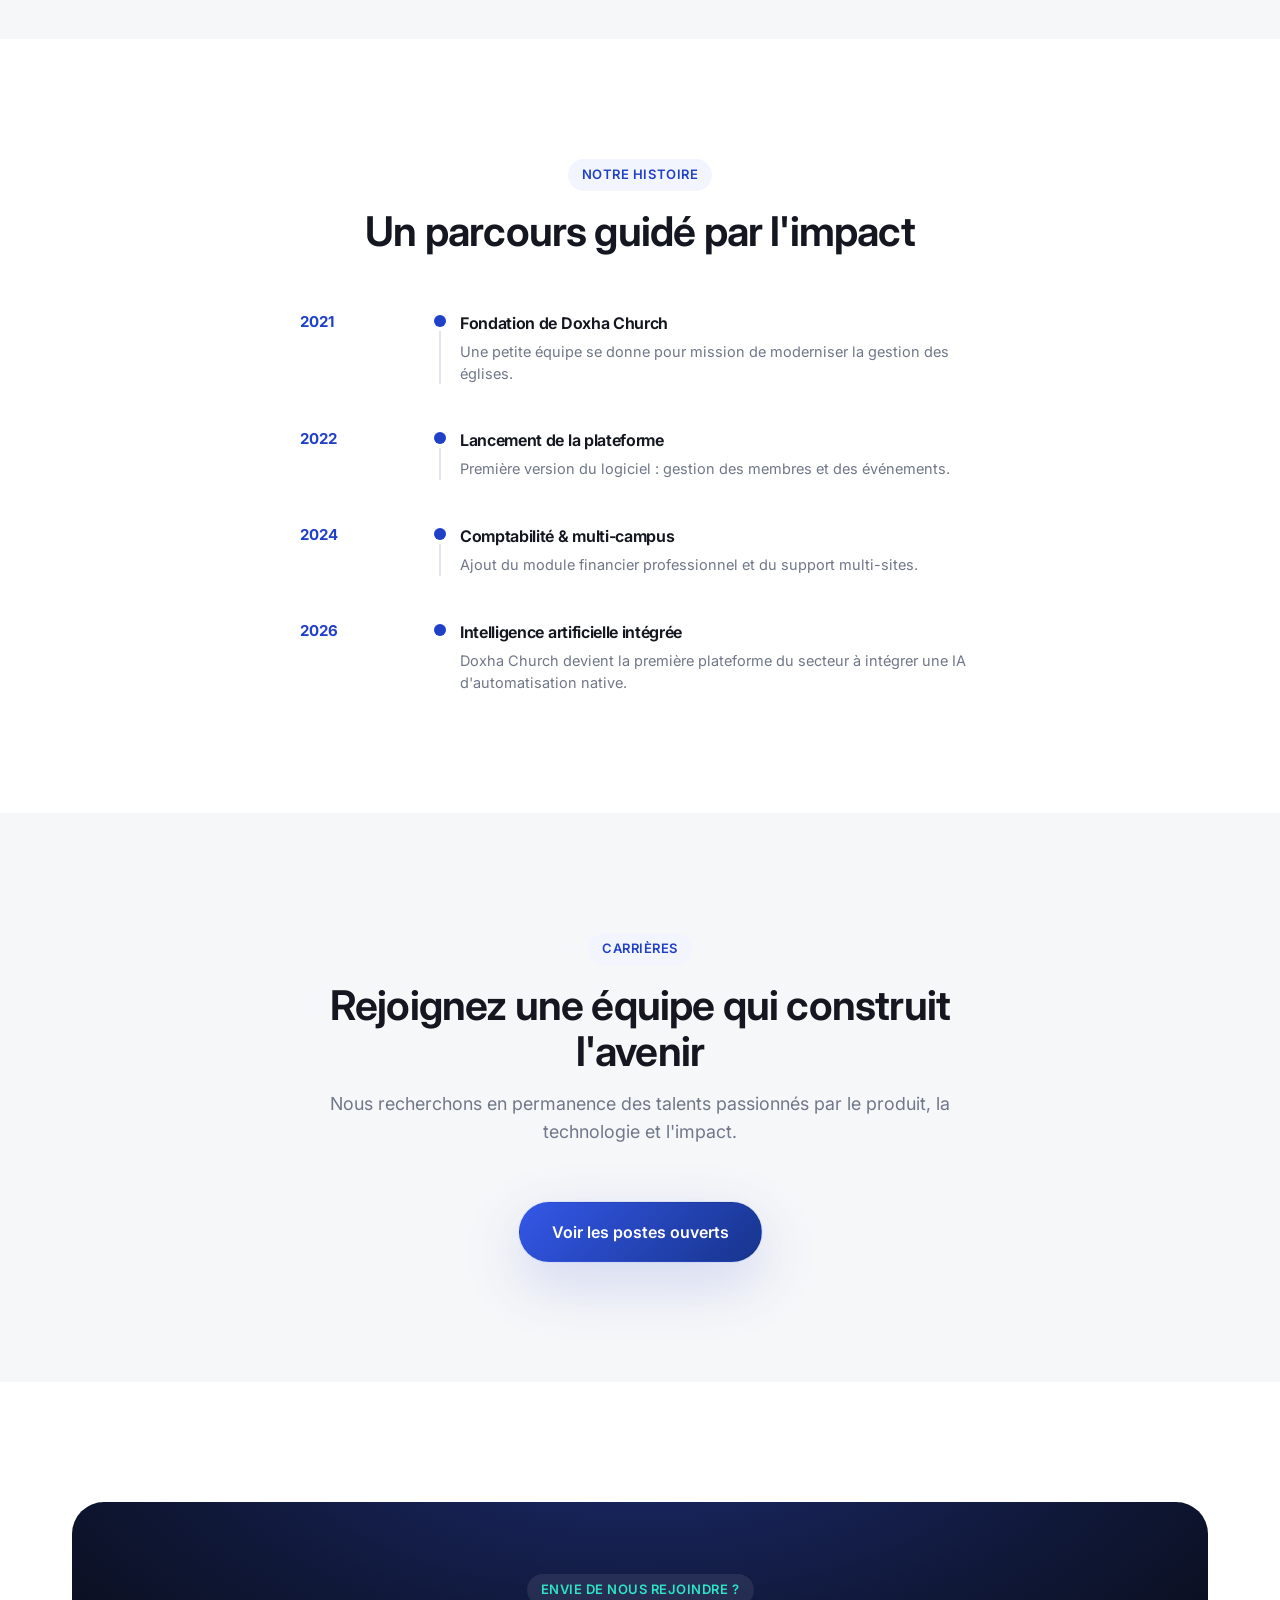
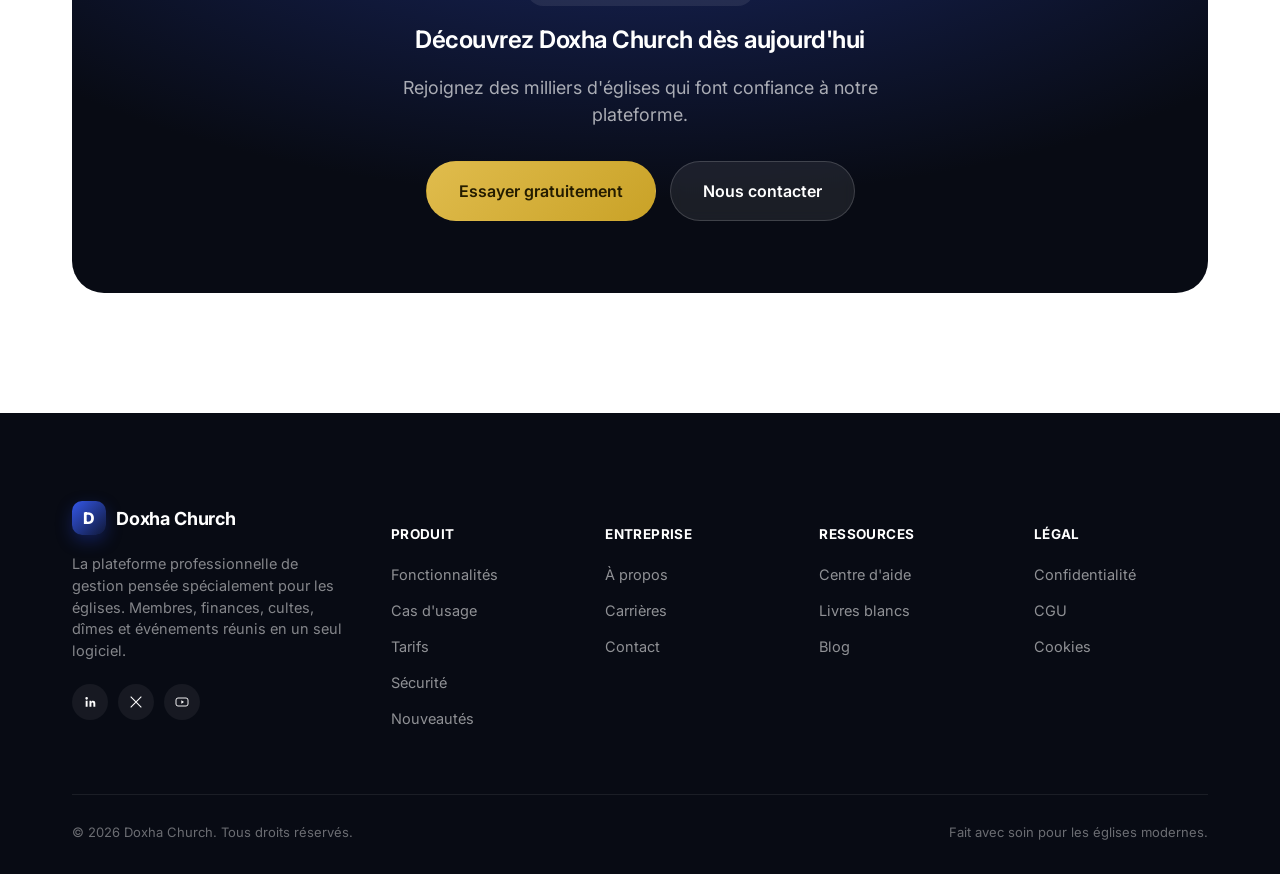
<file: a-propos.html>
<!DOCTYPE html>
<html lang="fr">
<head>
<meta charset="UTF-8">
<meta name="viewport" content="width=device-width, initial-scale=1.0">
<title>À propos — Doxha Church</title>
<meta name="description" content="Doxha Church est une entreprise technologique dédiée à créer le logiciel de gestion d'église le plus moderne et le plus sécurisé, spécialement conçu pour les besoins des églises.">
<link rel="icon" href="assets/favicon.svg" type="image/svg+xml">
<link rel="preconnect" href="https://fonts.googleapis.com">
<link rel="preconnect" href="https://fonts.gstatic.com" crossorigin>
<link href="https://fonts.googleapis.com/css2?family=Inter:wght@400;500;600;650;700;800&display=swap" rel="stylesheet">
<link rel="stylesheet" href="css/style.css">
</head>
<body>

<nav class="nav">
  <div class="container nav-inner">
    <a href="index.html" class="brand"><span class="brand-mark">D</span>Doxha Church</a>
    <div class="nav-links">
      <a href="fonctionnalites.html">Fonctionnalités</a>
      <a href="cas-usage.html">Cas d'usage</a>
      <a href="ressources.html">Ressources</a>
      <a href="tarifs.html">Tarifs</a>
      <a href="a-propos.html" class="active">À propos</a>
      <a href="contact.html">Contact</a>
    </div>
    <div class="nav-actions">
      <a href="connexion.html" class="btn btn-ghost btn-sm">Connexion</a>
      <a href="inscription.html" class="btn btn-primary btn-sm">Essai gratuit</a>
      <button class="nav-toggle" aria-label="Ouvrir le menu" aria-expanded="false">
        <svg width="18" height="14" viewBox="0 0 18 14" fill="none"><path d="M0 1H18M0 7H18M0 13H18" stroke="#14171f" stroke-width="1.6"/></svg>
      </button>
    </div>
  </div>
  <div class="mobile-menu">
    <a href="fonctionnalites.html">Fonctionnalités</a>
    <a href="cas-usage.html">Cas d'usage</a>
      <a href="ressources.html">Ressources</a>
    <a href="tarifs.html">Tarifs</a>
    <a href="a-propos.html">À propos</a>
    <a href="contact.html">Contact</a>
    <div class="btn-row">
      <a href="connexion.html" class="btn btn-secondary btn-block">Connexion</a>
      <a href="inscription.html" class="btn btn-primary btn-block">Essai gratuit</a>
    </div>
  </div>
</nav>

<header class="page-hero">
  <div class="container">
    <span class="eyebrow reveal in-view">À propos</span>
    <h1 class="h1 reveal in-view">Nous construisons le futur de la gestion d'église</h1>
    <p class="lede reveal in-view">Doxha Church est né d'une conviction simple : les églises méritent un logiciel spécialement conçu pour elles, aussi moderne, fiable et élégant que ceux des plus grandes entreprises tech.</p>
  </div>
</header>

<section class="section-pad-sm">
  <div class="container">
    <div class="grid grid-3">
      <div class="value-card reveal">
        <div class="feature-icon"><svg width="22" height="22" viewBox="0 0 24 24" fill="none"><path d="M12 2 3 6v6c0 5 3.8 8.7 9 10 5.2-1.3 9-5 9-10V6l-9-4Z" stroke="currentColor" stroke-width="1.6" stroke-linejoin="round"/></svg></div>
        <h3>Notre vision</h3>
        <p>Devenir la référence mondiale des logiciels de gestion d'église, spécialement conçus pour les besoins des églises, en alliant puissance, simplicité et sécurité.</p>
      </div>
      <div class="value-card reveal">
        <div class="feature-icon ic-teal"><svg width="22" height="22" viewBox="0 0 24 24" fill="none"><path d="M12 2v20M2 12h20" stroke="currentColor" stroke-width="1.6" stroke-linecap="round"/></svg></div>
        <h3>Notre mission</h3>
        <p>Libérer les équipes pastorales et administratives des tâches répétitives pour qu'elles puissent se concentrer sur ce qui compte vraiment : leur église et leur communauté.</p>
      </div>
      <div class="value-card reveal">
        <div class="feature-icon"><svg width="22" height="22" viewBox="0 0 24 24" fill="none"><path d="m12 3 2.6 5.6 6.2.6-4.6 4.2 1.3 6.1L12 16.8l-5.5 2.7 1.3-6.1L3.2 9.2l6.2-.6L12 3Z" stroke="currentColor" stroke-width="1.6" stroke-linejoin="round"/></svg></div>
        <h3>Nos valeurs</h3>
        <p>Excellence produit, transparence, sécurité par défaut et proximité avec chacun de nos clients.</p>
      </div>
    </div>
  </div>
</section>

<section class="section-pad bg-alt">
  <div class="container">
    <div class="section-head reveal">
      <span class="eyebrow">Notre engagement</span>
      <h2 class="h2">Qualité et sécurité, sans compromis</h2>
      <p class="lede">Chaque décision produit est guidée par un objectif : offrir une plateforme fiable, rapide et sécurisée, à la hauteur des attentes des églises les plus exigeantes.</p>
    </div>
    <div class="grid grid-4">
      <div class="feature-card reveal">
        <div class="feature-icon ic-gold"><svg width="22" height="22" viewBox="0 0 24 24" fill="none"><path d="M12 2 3 6v6c0 5 3.8 8.7 9 10 5.2-1.3 9-5 9-10V6l-9-4Z" stroke="currentColor" stroke-width="1.6" stroke-linejoin="round"/></svg></div>
        <h3>Sécurité par défaut</h3>
        <p>Chiffrement, audits réguliers et infrastructure redondante pour protéger vos données.</p>
      </div>
      <div class="feature-card reveal">
        <div class="feature-icon"><svg width="22" height="22" viewBox="0 0 24 24" fill="none"><path d="M13 2 4 14h7l-1 8 9-12h-7l1-8Z" stroke="currentColor" stroke-width="1.6" stroke-linejoin="round"/></svg></div>
        <h3>Performance</h3>
        <p>Une plateforme rapide, disponible 24/7, conçue pour évoluer avec votre église.</p>
      </div>
      <div class="feature-card reveal">
        <div class="feature-icon ic-purple"><svg width="22" height="22" viewBox="0 0 24 24" fill="none"><path d="M17 21v-2a4 4 0 0 0-4-4H5a4 4 0 0 0-4 4v2M9 11a4 4 0 1 0 0-8 4 4 0 0 0 0 8ZM23 21v-2a4 4 0 0 0-3-3.87M16 3.13a4 4 0 0 1 0 7.75" stroke="currentColor" stroke-width="1.6" stroke-linecap="round"/></svg></div>
        <h3>Proximité client</h3>
        <p>Une équipe support dédiée, réactive et disponible pour accompagner chaque église.</p>
      </div>
      <div class="feature-card reveal">
        <div class="feature-icon"><svg width="22" height="22" viewBox="0 0 24 24" fill="none"><path d="M4 4h16v16H4z" opacity="0"/><path d="M12 2v4M12 18v4M4.9 4.9l2.8 2.8M16.3 16.3l2.8 2.8M2 12h4M18 12h4M4.9 19.1l2.8-2.8M16.3 7.7l2.8-2.8" stroke="currentColor" stroke-width="1.6" stroke-linecap="round"/><circle cx="12" cy="12" r="3" stroke="currentColor" stroke-width="1.6"/></svg></div>
        <h3>Innovation continue</h3>
        <p>De nouvelles fonctionnalités livrées chaque mois, guidées par les retours de nos clients.</p>
      </div>
    </div>
  </div>
</section>

<section class="section-pad">
  <div class="container">
    <div class="section-head reveal">
      <span class="eyebrow">Notre histoire</span>
      <h2 class="h2">Un parcours guidé par l'impact</h2>
    </div>
    <div class="timeline reveal" style="max-width:680px; margin:0 auto;">
      <div class="timeline-item">
        <div class="t-year">2021</div>
        <div class="t-line"><div class="t-dot"></div><div class="t-bar"></div></div>
        <div class="t-content"><h4>Fondation de Doxha Church</h4><p>Une petite équipe se donne pour mission de moderniser la gestion des églises.</p></div>
      </div>
      <div class="timeline-item">
        <div class="t-year">2022</div>
        <div class="t-line"><div class="t-dot"></div><div class="t-bar"></div></div>
        <div class="t-content"><h4>Lancement de la plateforme</h4><p>Première version du logiciel : gestion des membres et des événements.</p></div>
      </div>
      <div class="timeline-item">
        <div class="t-year">2024</div>
        <div class="t-line"><div class="t-dot"></div><div class="t-bar"></div></div>
        <div class="t-content"><h4>Comptabilité & multi-campus</h4><p>Ajout du module financier professionnel et du support multi-sites.</p></div>
      </div>
      <div class="timeline-item">
        <div class="t-year">2026</div>
        <div class="t-line"><div class="t-dot"></div></div>
        <div class="t-content"><h4>Intelligence artificielle intégrée</h4><p>Doxha Church devient la première plateforme du secteur à intégrer une IA d'automatisation native.</p></div>
      </div>
    </div>
  </div>
</section>

<section class="section-pad bg-alt" id="carrieres">
  <div class="container">
    <div class="section-head reveal">
      <span class="eyebrow">Carrières</span>
      <h2 class="h2">Rejoignez une équipe qui construit l'avenir</h2>
      <p class="lede">Nous recherchons en permanence des talents passionnés par le produit, la technologie et l'impact.</p>
    </div>
    <div class="text-center reveal">
      <a href="contact.html" class="btn btn-primary btn-lg">Voir les postes ouverts</a>
    </div>
  </div>
</section>

<section class="section-pad">
  <div class="container">
    <div class="cta-banner reveal">
      <span class="eyebrow" style="background:rgba(255,255,255,0.08); color:var(--teal-400);">Envie de nous rejoindre ?</span>
      <h2 class="mt-16">Découvrez Doxha Church dès aujourd'hui</h2>
      <p class="lede">Rejoignez des milliers d'églises qui font confiance à notre plateforme.</p>
      <div class="btn-row">
        <a href="inscription.html" class="btn btn-gold btn-lg">Essayer gratuitement</a>
        <a href="contact.html" class="btn btn-on-dark btn-lg">Nous contacter</a>
      </div>
    </div>
  </div>
</section>

<footer class="footer">
  <div class="container">
    <div class="footer-top">
      <div class="footer-about">
        <a href="index.html" class="brand"><span class="brand-mark">D</span>Doxha Church</a>
        <p>La plateforme professionnelle de gestion pensée spécialement pour les églises. Membres, finances, cultes, dîmes et événements réunis en un seul logiciel.</p>
        <div class="social-icons">
          <a href="#" aria-label="LinkedIn"><svg width="16" height="16" viewBox="0 0 24 24" fill="none"><path d="M6.94 8.5a1.94 1.94 0 1 0 0-3.88 1.94 1.94 0 0 0 0 3.88ZM5.5 10.25h2.9V19h-2.9v-8.75ZM10.9 10.25h2.78v1.2h.04c.39-.72 1.33-1.48 2.75-1.48 2.94 0 3.48 1.9 3.48 4.36V19h-2.9v-4.13c0-.98-.02-2.24-1.36-2.24-1.37 0-1.58 1.06-1.58 2.17V19h-2.9v-8.75Z" fill="white"/></svg></a>
          <a href="#" aria-label="X / Twitter"><svg width="16" height="16" viewBox="0 0 24 24" fill="none"><path d="M4 4l16 16M20 4 4 20" stroke="white" stroke-width="1.6"/></svg></a>
          <a href="#" aria-label="YouTube"><svg width="16" height="16" viewBox="0 0 24 24" fill="none"><rect x="3" y="6" width="18" height="12" rx="3" stroke="white" stroke-width="1.4"/><path d="M11 9.5v5l4-2.5-4-2.5Z" fill="white"/></svg></a>
        </div>
      </div>
      <div class="footer-col">
        <h5>Produit</h5>
        <ul>
          <li><a href="fonctionnalites.html">Fonctionnalités</a></li>
          <li><a href="cas-usage.html">Cas d'usage</a></li>
          <li><a href="tarifs.html">Tarifs</a></li>
          <li><a href="fonctionnalites.html#securite">Sécurité</a></li>
          <li><a href="index.html">Nouveautés</a></li>
        </ul>
      </div>
      <div class="footer-col">
        <h5>Entreprise</h5>
        <ul>
          <li><a href="a-propos.html">À propos</a></li>
          <li><a href="a-propos.html#carrieres">Carrières</a></li>
          <li><a href="contact.html">Contact</a></li>
        </ul>
      </div>
      <div class="footer-col">
        <h5>Ressources</h5>
        <ul>
          <li><a href="contact.html">Centre d'aide</a></li>
          <li><a href="ressources.html">Livres blancs</a></li>
          <li><a href="#">Blog</a></li>
        </ul>
      </div>
      <div class="footer-col">
        <h5>Légal</h5>
        <ul>
          <li><a href="#">Confidentialité</a></li>
          <li><a href="#">CGU</a></li>
          <li><a href="#">Cookies</a></li>
        </ul>
      </div>
    </div>
    <div class="footer-bottom">
      <span>© 2026 Doxha Church. Tous droits réservés.</span>
      <span>Fait avec soin pour les églises modernes.</span>
    </div>
  </div>
</footer>

<script src="js/main.js"></script>
</body>
</html>
</file>
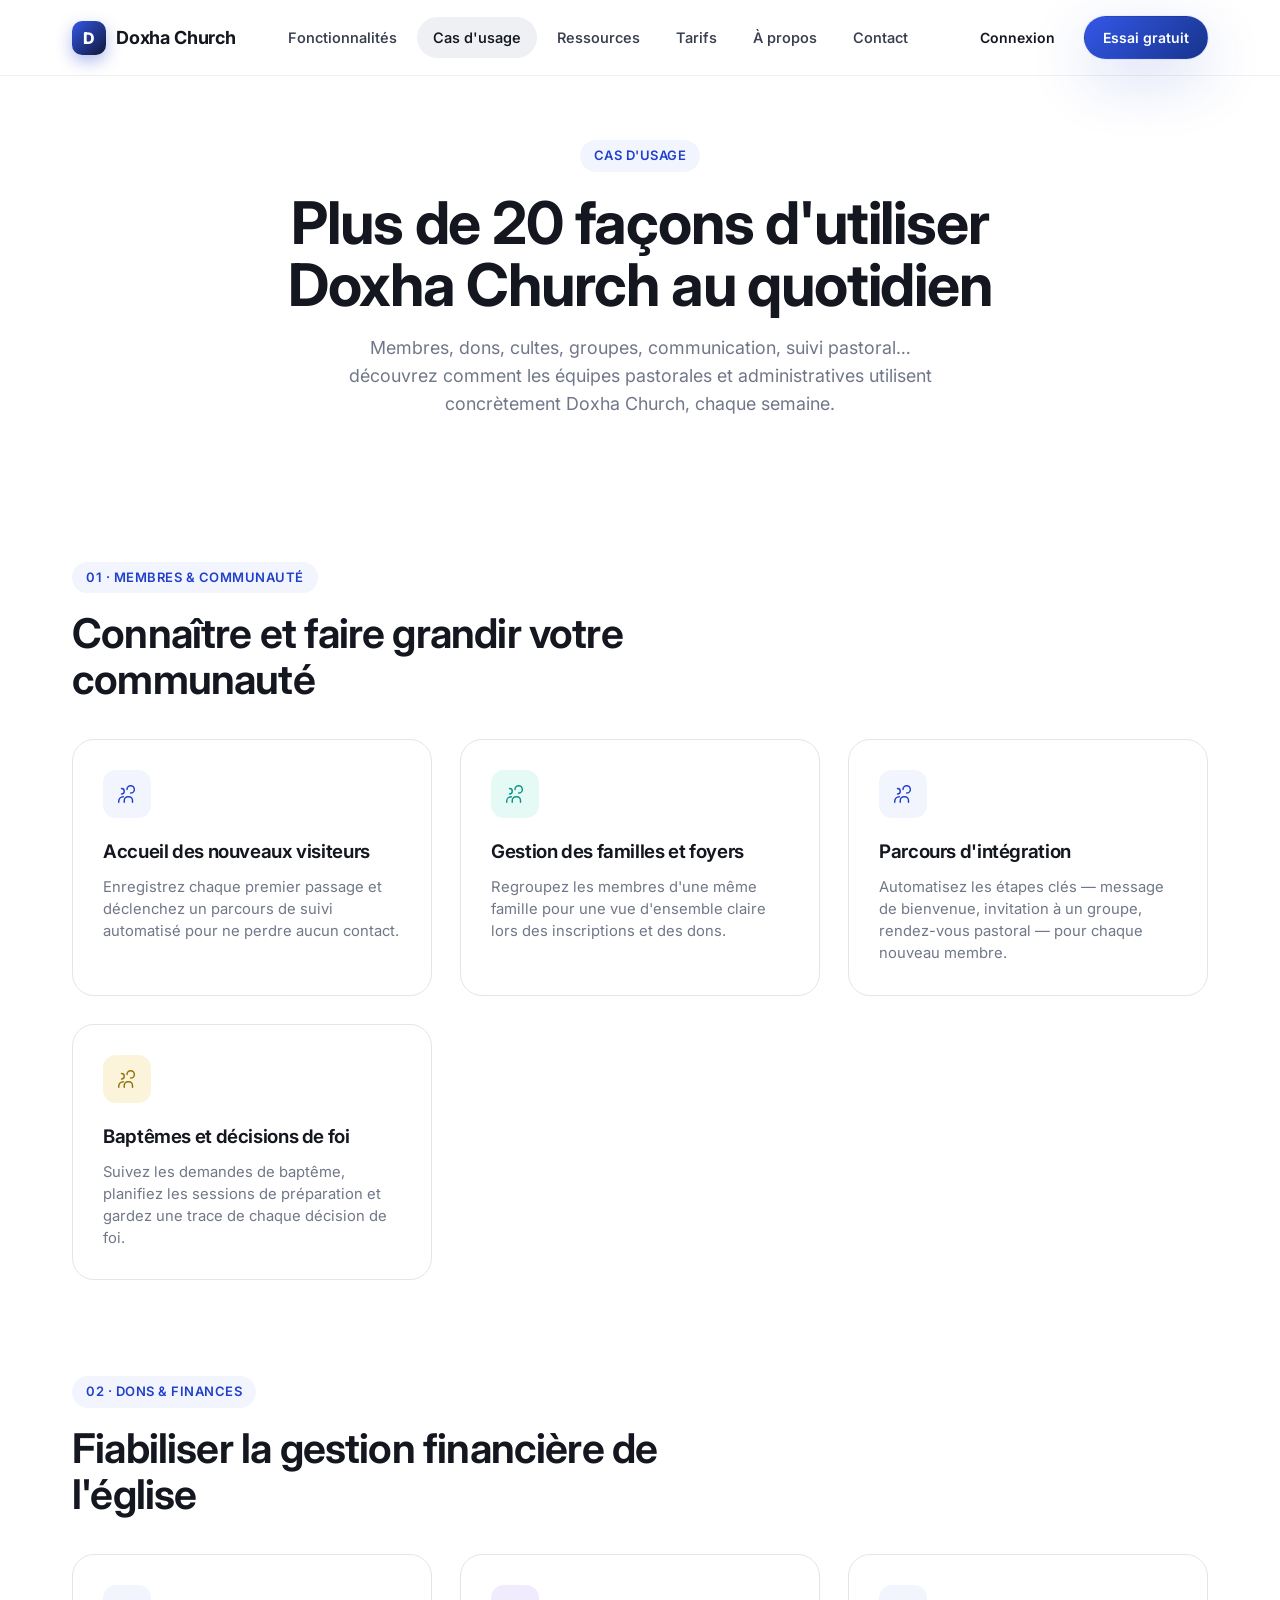
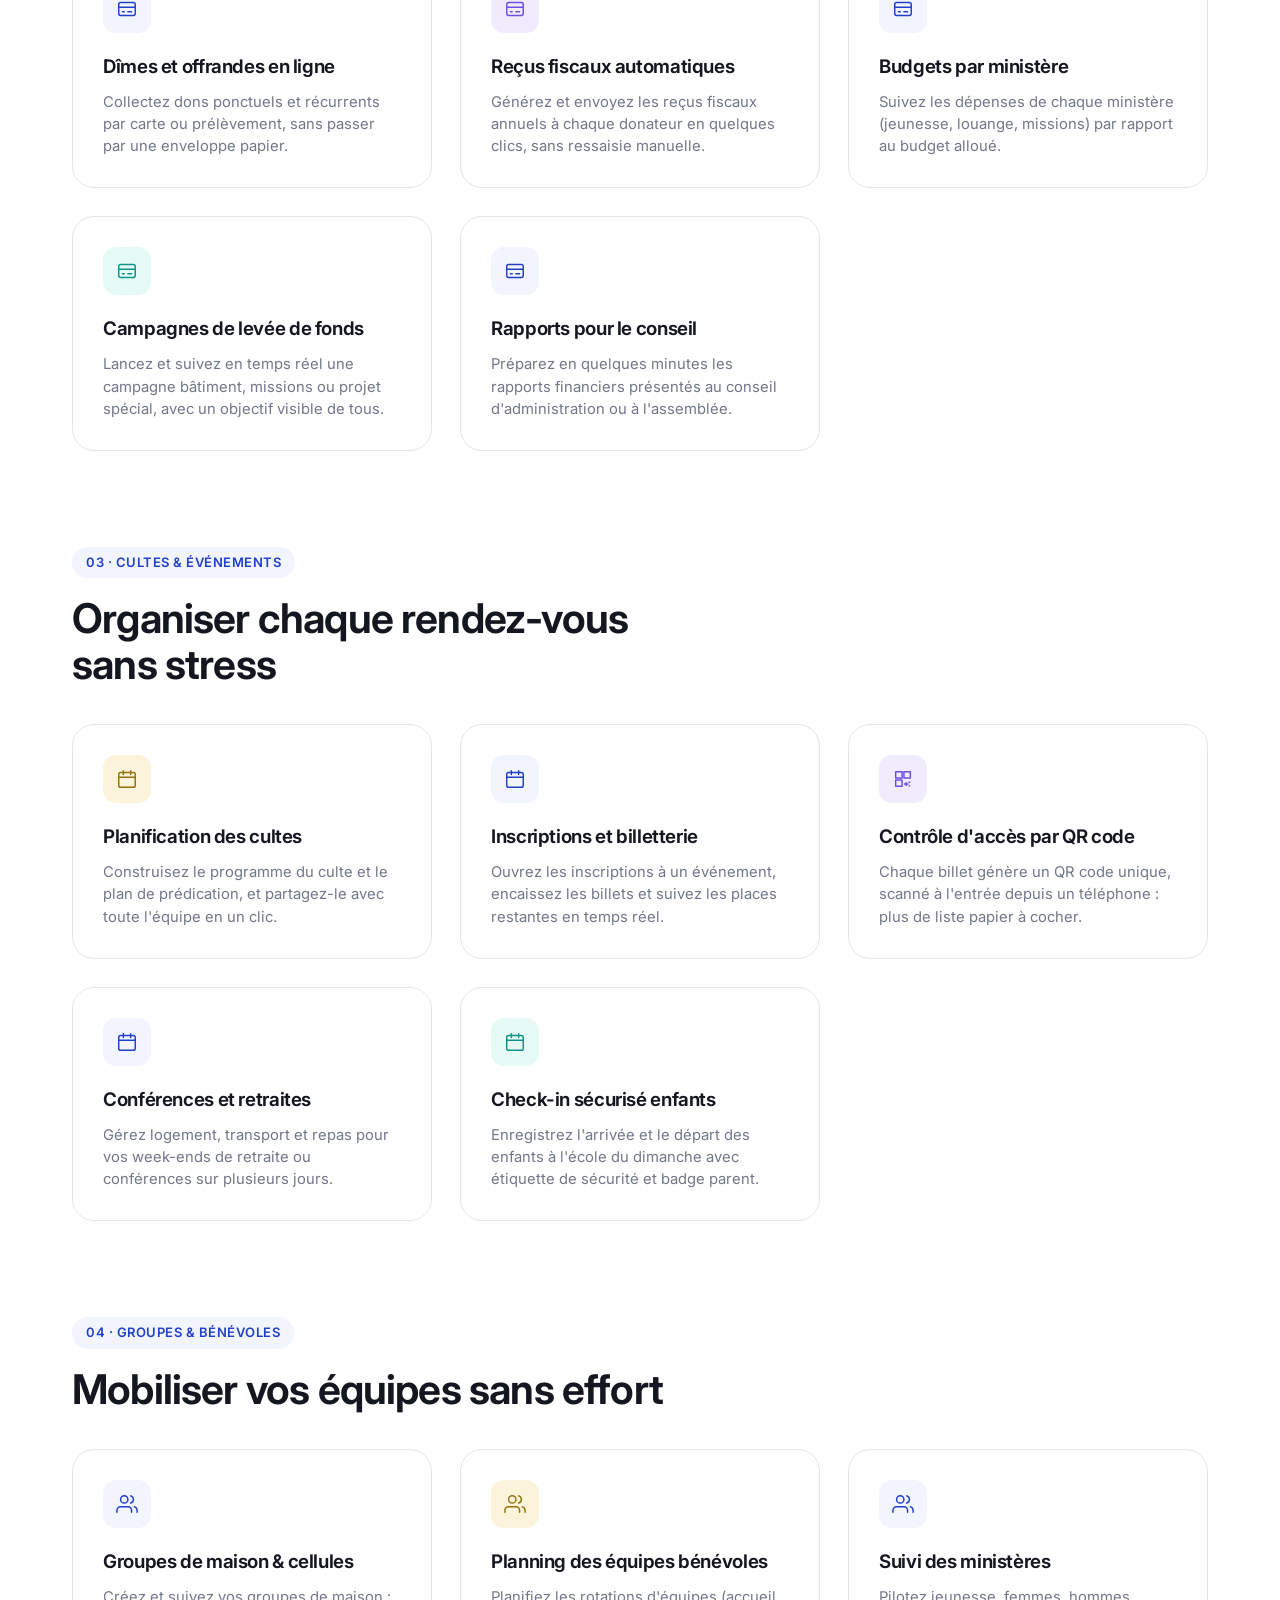
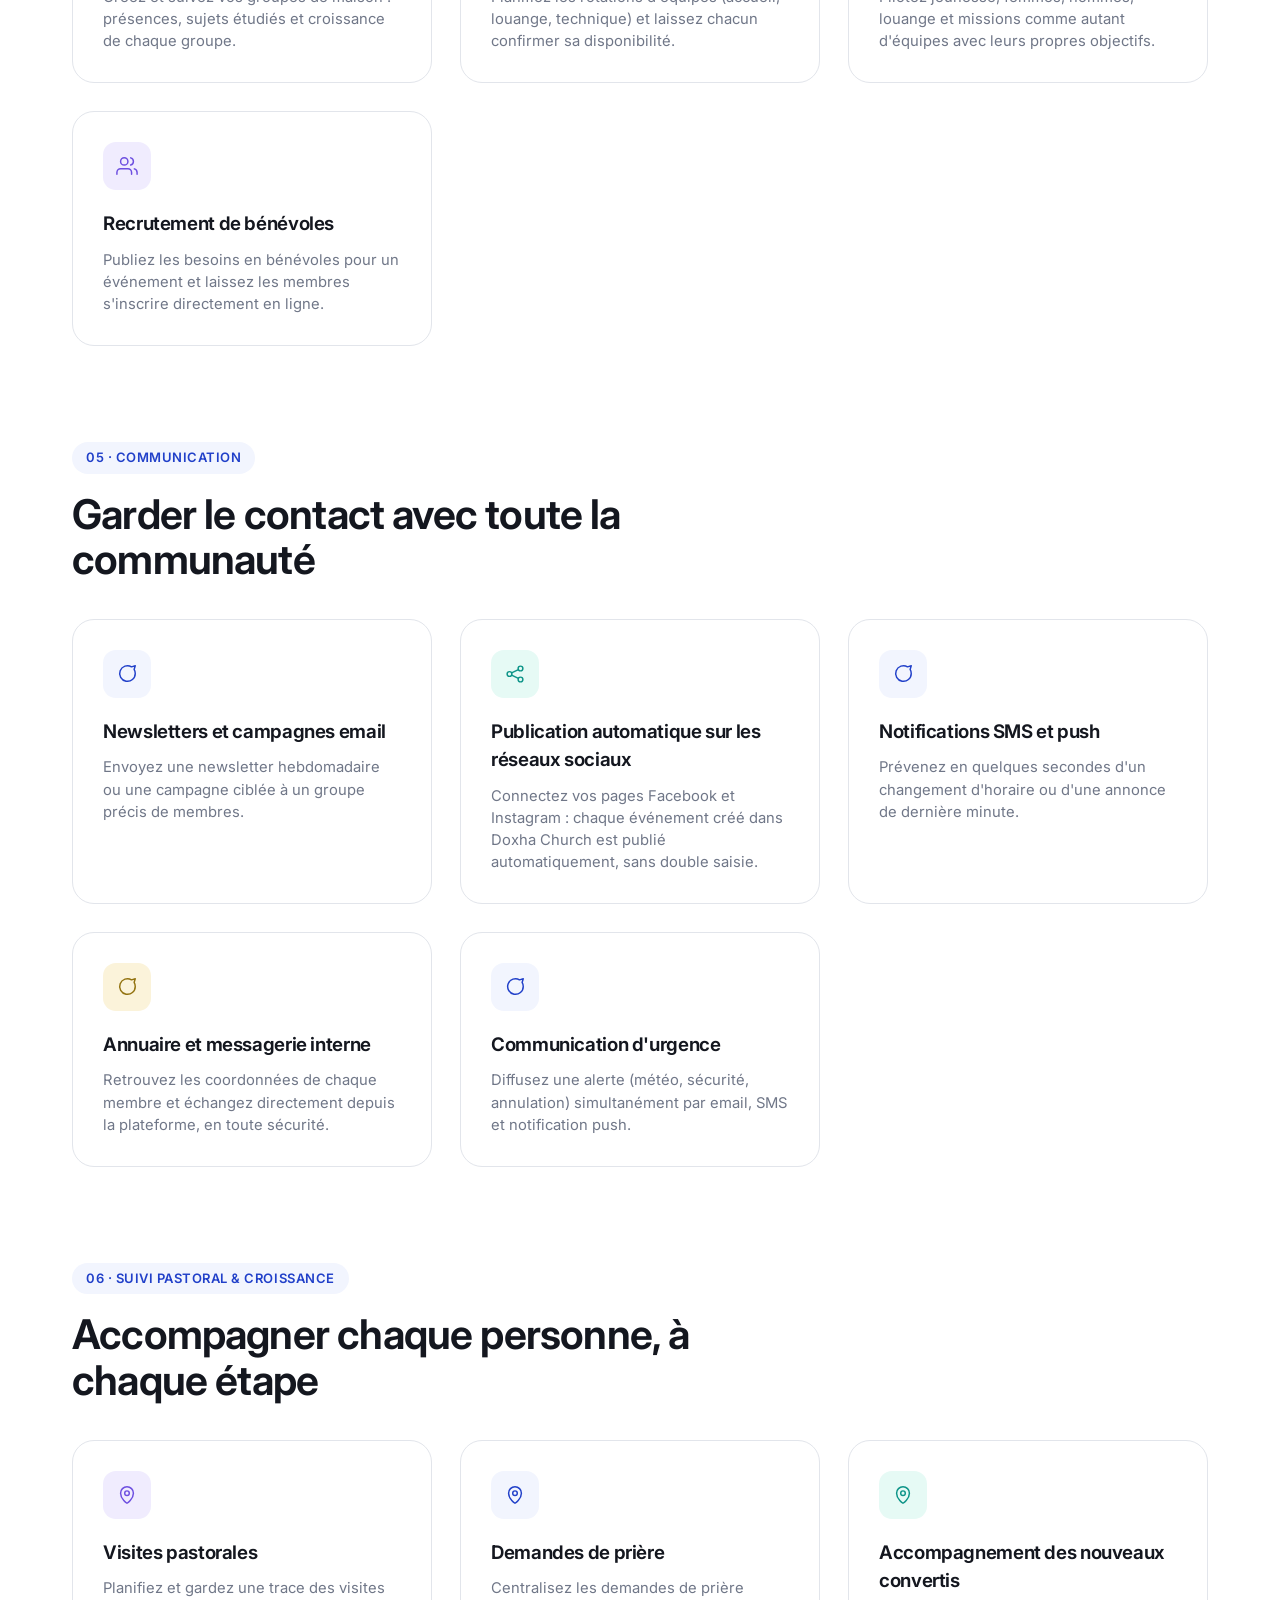
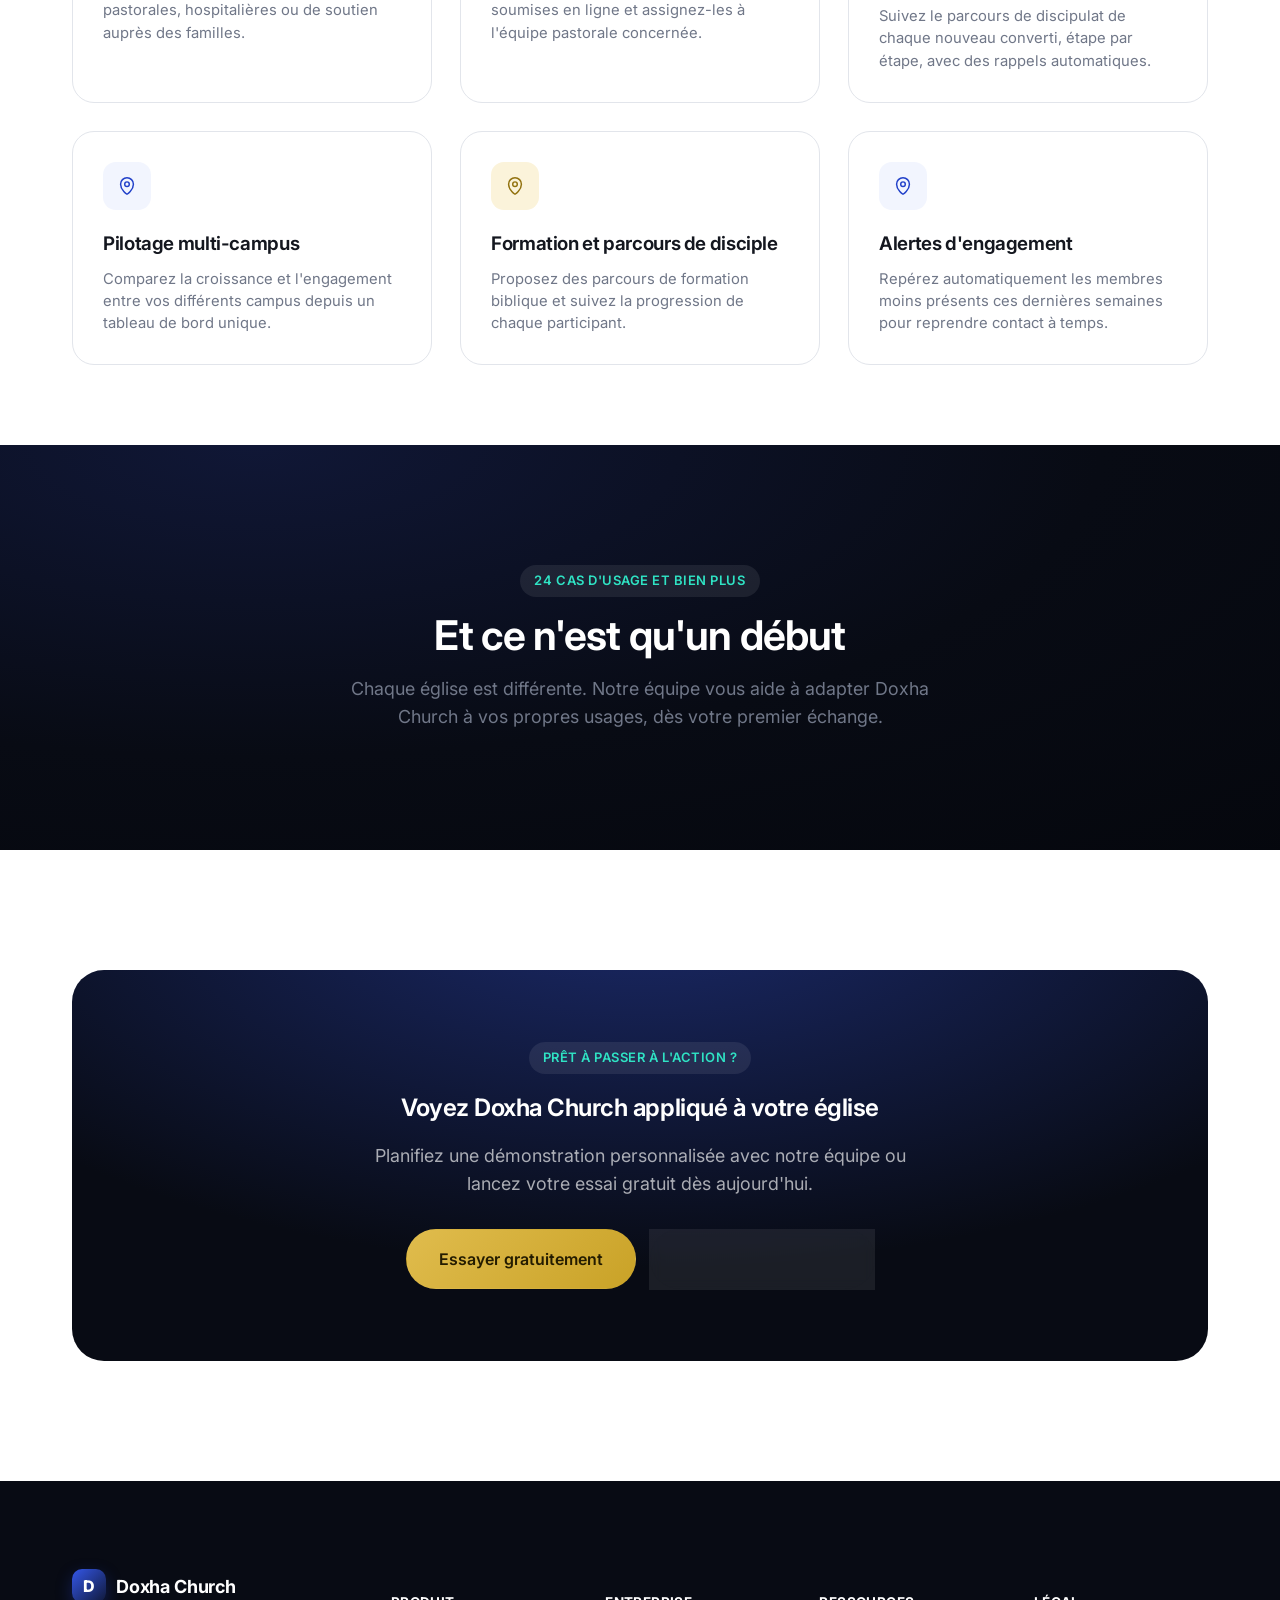
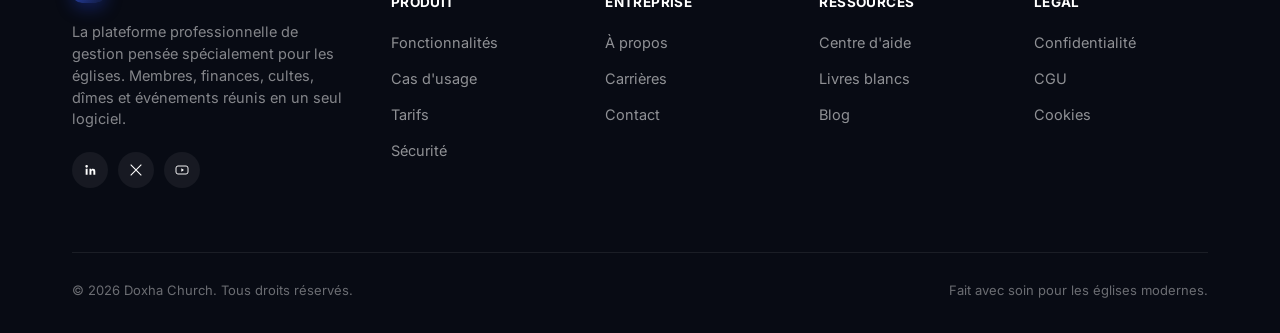
<file: cas-usage.html>
<!DOCTYPE html>
<html lang="fr">
<head>
<meta charset="UTF-8">
<meta name="viewport" content="width=device-width, initial-scale=1.0">
<title>Cas d'usage — Doxha Church</title>
<meta name="description" content="Découvrez plus de 20 cas d'usage concrets de Doxha Church, le logiciel spécialisé pour la gestion d'église : membres, dons, cultes, groupes, communication et suivi pastoral.">
<link rel="icon" href="assets/favicon.svg" type="image/svg+xml">
<link rel="preconnect" href="https://fonts.googleapis.com">
<link rel="preconnect" href="https://fonts.gstatic.com" crossorigin>
<link href="https://fonts.googleapis.com/css2?family=Inter:wght@400;500;600;650;700;800&display=swap" rel="stylesheet">
<link rel="stylesheet" href="css/style.css">
</head>
<body>

<nav class="nav">
  <div class="container nav-inner">
    <a href="index.html" class="brand"><span class="brand-mark">D</span>Doxha Church</a>
    <div class="nav-links">
      <a href="fonctionnalites.html">Fonctionnalités</a>
      <a href="cas-usage.html" class="active">Cas d'usage</a>
      <a href="ressources.html">Ressources</a>
      <a href="tarifs.html">Tarifs</a>
      <a href="a-propos.html">À propos</a>
      <a href="contact.html">Contact</a>
    </div>
    <div class="nav-actions">
      <a href="connexion.html" class="btn btn-ghost btn-sm">Connexion</a>
      <a href="inscription.html" class="btn btn-primary btn-sm">Essai gratuit</a>
      <button class="nav-toggle" aria-label="Ouvrir le menu" aria-expanded="false">
        <svg width="18" height="14" viewBox="0 0 18 14" fill="none"><path d="M0 1H18M0 7H18M0 13H18" stroke="#14171f" stroke-width="1.6"/></svg>
      </button>
    </div>
  </div>
  <div class="mobile-menu">
    <a href="fonctionnalites.html">Fonctionnalités</a>
    <a href="cas-usage.html">Cas d'usage</a>
      <a href="ressources.html">Ressources</a>
    <a href="tarifs.html">Tarifs</a>
    <a href="a-propos.html">À propos</a>
    <a href="contact.html">Contact</a>
    <div class="btn-row">
      <a href="connexion.html" class="btn btn-secondary btn-block">Connexion</a>
      <a href="inscription.html" class="btn btn-primary btn-block">Essai gratuit</a>
    </div>
  </div>
</nav>

<header class="page-hero">
  <div class="container">
    <span class="eyebrow reveal in-view">Cas d'usage</span>
    <h1 class="h1 reveal in-view">Plus de 20 façons d'utiliser Doxha Church au quotidien</h1>
    <p class="lede reveal in-view">Membres, dons, cultes, groupes, communication, suivi pastoral… découvrez comment les équipes pastorales et administratives utilisent concrètement Doxha Church, chaque semaine.</p>
  </div>
</header>

<section class="section-pad-sm">
  <div class="container">

    <div class="section-head left reveal" style="max-width:640px; margin-bottom:36px;">
      <span class="eyebrow">01 · Membres & communauté</span>
      <h2 class="h2">Connaître et faire grandir votre communauté</h2>
    </div>
    <div class="grid grid-3" style="margin-bottom:96px;">
      <div class="feature-card reveal">
        <div class="feature-icon"><svg width="22" height="22" viewBox="0 0 24 24" fill="none"><path d="M16 11a4 4 0 1 0-4-4M9 21v-2a4 4 0 0 1 4-4h1a4 4 0 0 1 4 4v2M3 21v-1a5 5 0 0 1 5-5M6 12a3 3 0 1 0 0-6" stroke="currentColor" stroke-width="1.6" stroke-linecap="round"/></svg></div>
        <h3>Accueil des nouveaux visiteurs</h3>
        <p>Enregistrez chaque premier passage et déclenchez un parcours de suivi automatisé pour ne perdre aucun contact.</p>
      </div>
      <div class="feature-card reveal">
        <div class="feature-icon ic-teal"><svg width="22" height="22" viewBox="0 0 24 24" fill="none"><path d="M16 11a4 4 0 1 0-4-4M9 21v-2a4 4 0 0 1 4-4h1a4 4 0 0 1 4 4v2M3 21v-1a5 5 0 0 1 5-5M6 12a3 3 0 1 0 0-6" stroke="currentColor" stroke-width="1.6" stroke-linecap="round"/></svg></div>
        <h3>Gestion des familles et foyers</h3>
        <p>Regroupez les membres d'une même famille pour une vue d'ensemble claire lors des inscriptions et des dons.</p>
      </div>
      <div class="feature-card reveal">
        <div class="feature-icon"><svg width="22" height="22" viewBox="0 0 24 24" fill="none"><path d="M16 11a4 4 0 1 0-4-4M9 21v-2a4 4 0 0 1 4-4h1a4 4 0 0 1 4 4v2M3 21v-1a5 5 0 0 1 5-5M6 12a3 3 0 1 0 0-6" stroke="currentColor" stroke-width="1.6" stroke-linecap="round"/></svg></div>
        <h3>Parcours d'intégration</h3>
        <p>Automatisez les étapes clés — message de bienvenue, invitation à un groupe, rendez-vous pastoral — pour chaque nouveau membre.</p>
      </div>
      <div class="feature-card reveal">
        <div class="feature-icon ic-gold"><svg width="22" height="22" viewBox="0 0 24 24" fill="none"><path d="M16 11a4 4 0 1 0-4-4M9 21v-2a4 4 0 0 1 4-4h1a4 4 0 0 1 4 4v2M3 21v-1a5 5 0 0 1 5-5M6 12a3 3 0 1 0 0-6" stroke="currentColor" stroke-width="1.6" stroke-linecap="round"/></svg></div>
        <h3>Baptêmes et décisions de foi</h3>
        <p>Suivez les demandes de baptême, planifiez les sessions de préparation et gardez une trace de chaque décision de foi.</p>
      </div>
    </div>

    <div class="section-head left reveal" style="max-width:640px; margin-bottom:36px;">
      <span class="eyebrow">02 · Dons & finances</span>
      <h2 class="h2">Fiabiliser la gestion financière de l'église</h2>
    </div>
    <div class="grid grid-3" style="margin-bottom:96px;">
      <div class="feature-card reveal">
        <div class="feature-icon"><svg width="22" height="22" viewBox="0 0 24 24" fill="none"><path d="M3 10h18M7 15h2m4 0h4M5 5h14a2 2 0 0 1 2 2v10a2 2 0 0 1-2 2H5a2 2 0 0 1-2-2V7a2 2 0 0 1 2-2Z" stroke="currentColor" stroke-width="1.6" stroke-linecap="round" stroke-linejoin="round"/></svg></div>
        <h3>Dîmes et offrandes en ligne</h3>
        <p>Collectez dons ponctuels et récurrents par carte ou prélèvement, sans passer par une enveloppe papier.</p>
      </div>
      <div class="feature-card reveal">
        <div class="feature-icon ic-purple"><svg width="22" height="22" viewBox="0 0 24 24" fill="none"><path d="M3 10h18M7 15h2m4 0h4M5 5h14a2 2 0 0 1 2 2v10a2 2 0 0 1-2 2H5a2 2 0 0 1-2-2V7a2 2 0 0 1 2-2Z" stroke="currentColor" stroke-width="1.6" stroke-linecap="round" stroke-linejoin="round"/></svg></div>
        <h3>Reçus fiscaux automatiques</h3>
        <p>Générez et envoyez les reçus fiscaux annuels à chaque donateur en quelques clics, sans ressaisie manuelle.</p>
      </div>
      <div class="feature-card reveal">
        <div class="feature-icon"><svg width="22" height="22" viewBox="0 0 24 24" fill="none"><path d="M3 10h18M7 15h2m4 0h4M5 5h14a2 2 0 0 1 2 2v10a2 2 0 0 1-2 2H5a2 2 0 0 1-2-2V7a2 2 0 0 1 2-2Z" stroke="currentColor" stroke-width="1.6" stroke-linecap="round" stroke-linejoin="round"/></svg></div>
        <h3>Budgets par ministère</h3>
        <p>Suivez les dépenses de chaque ministère (jeunesse, louange, missions) par rapport au budget alloué.</p>
      </div>
      <div class="feature-card reveal">
        <div class="feature-icon ic-teal"><svg width="22" height="22" viewBox="0 0 24 24" fill="none"><path d="M3 10h18M7 15h2m4 0h4M5 5h14a2 2 0 0 1 2 2v10a2 2 0 0 1-2 2H5a2 2 0 0 1-2-2V7a2 2 0 0 1 2-2Z" stroke="currentColor" stroke-width="1.6" stroke-linecap="round" stroke-linejoin="round"/></svg></div>
        <h3>Campagnes de levée de fonds</h3>
        <p>Lancez et suivez en temps réel une campagne bâtiment, missions ou projet spécial, avec un objectif visible de tous.</p>
      </div>
      <div class="feature-card reveal">
        <div class="feature-icon"><svg width="22" height="22" viewBox="0 0 24 24" fill="none"><path d="M3 10h18M7 15h2m4 0h4M5 5h14a2 2 0 0 1 2 2v10a2 2 0 0 1-2 2H5a2 2 0 0 1-2-2V7a2 2 0 0 1 2-2Z" stroke="currentColor" stroke-width="1.6" stroke-linecap="round" stroke-linejoin="round"/></svg></div>
        <h3>Rapports pour le conseil</h3>
        <p>Préparez en quelques minutes les rapports financiers présentés au conseil d'administration ou à l'assemblée.</p>
      </div>
    </div>

    <div class="section-head left reveal" style="max-width:640px; margin-bottom:36px;">
      <span class="eyebrow">03 · Cultes & événements</span>
      <h2 class="h2">Organiser chaque rendez-vous sans stress</h2>
    </div>
    <div class="grid grid-3" style="margin-bottom:96px;">
      <div class="feature-card reveal">
        <div class="feature-icon ic-gold"><svg width="22" height="22" viewBox="0 0 24 24" fill="none"><rect x="3" y="5" width="18" height="16" rx="2" stroke="currentColor" stroke-width="1.6"/><path d="M8 3v4M16 3v4M3 10h18" stroke="currentColor" stroke-width="1.6" stroke-linecap="round"/></svg></div>
        <h3>Planification des cultes</h3>
        <p>Construisez le programme du culte et le plan de prédication, et partagez-le avec toute l'équipe en un clic.</p>
      </div>
      <div class="feature-card reveal">
        <div class="feature-icon"><svg width="22" height="22" viewBox="0 0 24 24" fill="none"><rect x="3" y="5" width="18" height="16" rx="2" stroke="currentColor" stroke-width="1.6"/><path d="M8 3v4M16 3v4M3 10h18" stroke="currentColor" stroke-width="1.6" stroke-linecap="round"/></svg></div>
        <h3>Inscriptions et billetterie</h3>
        <p>Ouvrez les inscriptions à un événement, encaissez les billets et suivez les places restantes en temps réel.</p>
      </div>
      <div class="feature-card reveal">
        <div class="feature-icon ic-purple"><svg width="22" height="22" viewBox="0 0 24 24" fill="none"><path d="M11 4H4v7h7V4ZM11 13H4v7h7v-7ZM20 4h-7v7h7V4ZM20 15.5h-2M20 19.5h-2M15.5 15.5v4M13 17.5h5" stroke="currentColor" stroke-width="1.6" stroke-linejoin="round"/></svg></div>
        <h3>Contrôle d'accès par QR code</h3>
        <p>Chaque billet génère un QR code unique, scanné à l'entrée depuis un téléphone : plus de liste papier à cocher.</p>
      </div>
      <div class="feature-card reveal">
        <div class="feature-icon"><svg width="22" height="22" viewBox="0 0 24 24" fill="none"><rect x="3" y="5" width="18" height="16" rx="2" stroke="currentColor" stroke-width="1.6"/><path d="M8 3v4M16 3v4M3 10h18" stroke="currentColor" stroke-width="1.6" stroke-linecap="round"/></svg></div>
        <h3>Conférences et retraites</h3>
        <p>Gérez logement, transport et repas pour vos week-ends de retraite ou conférences sur plusieurs jours.</p>
      </div>
      <div class="feature-card reveal">
        <div class="feature-icon ic-teal"><svg width="22" height="22" viewBox="0 0 24 24" fill="none"><rect x="3" y="5" width="18" height="16" rx="2" stroke="currentColor" stroke-width="1.6"/><path d="M8 3v4M16 3v4M3 10h18" stroke="currentColor" stroke-width="1.6" stroke-linecap="round"/></svg></div>
        <h3>Check-in sécurisé enfants</h3>
        <p>Enregistrez l'arrivée et le départ des enfants à l'école du dimanche avec étiquette de sécurité et badge parent.</p>
      </div>
    </div>

    <div class="section-head left reveal" style="max-width:640px; margin-bottom:36px;">
      <span class="eyebrow">04 · Groupes & bénévoles</span>
      <h2 class="h2">Mobiliser vos équipes sans effort</h2>
    </div>
    <div class="grid grid-3" style="margin-bottom:96px;">
      <div class="feature-card reveal">
        <div class="feature-icon"><svg width="22" height="22" viewBox="0 0 24 24" fill="none"><path d="M17 21v-2a4 4 0 0 0-4-4H5a4 4 0 0 0-4 4v2M9 11a4 4 0 1 0 0-8 4 4 0 0 0 0 8ZM23 21v-2a4 4 0 0 0-3-3.87M16 3.13a4 4 0 0 1 0 7.75" stroke="currentColor" stroke-width="1.6" stroke-linecap="round"/></svg></div>
        <h3>Groupes de maison & cellules</h3>
        <p>Créez et suivez vos groupes de maison : présences, sujets étudiés et croissance de chaque groupe.</p>
      </div>
      <div class="feature-card reveal">
        <div class="feature-icon ic-gold"><svg width="22" height="22" viewBox="0 0 24 24" fill="none"><path d="M17 21v-2a4 4 0 0 0-4-4H5a4 4 0 0 0-4 4v2M9 11a4 4 0 1 0 0-8 4 4 0 0 0 0 8ZM23 21v-2a4 4 0 0 0-3-3.87M16 3.13a4 4 0 0 1 0 7.75" stroke="currentColor" stroke-width="1.6" stroke-linecap="round"/></svg></div>
        <h3>Planning des équipes bénévoles</h3>
        <p>Planifiez les rotations d'équipes (accueil, louange, technique) et laissez chacun confirmer sa disponibilité.</p>
      </div>
      <div class="feature-card reveal">
        <div class="feature-icon"><svg width="22" height="22" viewBox="0 0 24 24" fill="none"><path d="M17 21v-2a4 4 0 0 0-4-4H5a4 4 0 0 0-4 4v2M9 11a4 4 0 1 0 0-8 4 4 0 0 0 0 8ZM23 21v-2a4 4 0 0 0-3-3.87M16 3.13a4 4 0 0 1 0 7.75" stroke="currentColor" stroke-width="1.6" stroke-linecap="round"/></svg></div>
        <h3>Suivi des ministères</h3>
        <p>Pilotez jeunesse, femmes, hommes, louange et missions comme autant d'équipes avec leurs propres objectifs.</p>
      </div>
      <div class="feature-card reveal">
        <div class="feature-icon ic-purple"><svg width="22" height="22" viewBox="0 0 24 24" fill="none"><path d="M17 21v-2a4 4 0 0 0-4-4H5a4 4 0 0 0-4 4v2M9 11a4 4 0 1 0 0-8 4 4 0 0 0 0 8ZM23 21v-2a4 4 0 0 0-3-3.87M16 3.13a4 4 0 0 1 0 7.75" stroke="currentColor" stroke-width="1.6" stroke-linecap="round"/></svg></div>
        <h3>Recrutement de bénévoles</h3>
        <p>Publiez les besoins en bénévoles pour un événement et laissez les membres s'inscrire directement en ligne.</p>
      </div>
    </div>

    <div class="section-head left reveal" style="max-width:640px; margin-bottom:36px;">
      <span class="eyebrow">05 · Communication</span>
      <h2 class="h2">Garder le contact avec toute la communauté</h2>
    </div>
    <div class="grid grid-3" style="margin-bottom:96px;">
      <div class="feature-card reveal">
        <div class="feature-icon"><svg width="22" height="22" viewBox="0 0 24 24" fill="none"><path d="M21 11.5a8.5 8.5 0 1 1-4.08-7.26L21 3l-1.24 4.08A8.46 8.46 0 0 1 21 11.5Z" stroke="currentColor" stroke-width="1.6" stroke-linejoin="round"/></svg></div>
        <h3>Newsletters et campagnes email</h3>
        <p>Envoyez une newsletter hebdomadaire ou une campagne ciblée à un groupe précis de membres.</p>
      </div>
      <div class="feature-card reveal">
        <div class="feature-icon ic-teal"><svg width="22" height="22" viewBox="0 0 24 24" fill="none"><circle cx="6" cy="12" r="2.6" stroke="currentColor" stroke-width="1.6"/><circle cx="18" cy="6" r="2.6" stroke="currentColor" stroke-width="1.6"/><circle cx="18" cy="18" r="2.6" stroke="currentColor" stroke-width="1.6"/><path d="M8.3 10.7 15.7 7.3M8.3 13.3l7.4 3.4" stroke="currentColor" stroke-width="1.6" stroke-linecap="round"/></svg></div>
        <h3>Publication automatique sur les réseaux sociaux</h3>
        <p>Connectez vos pages Facebook et Instagram : chaque événement créé dans Doxha Church est publié automatiquement, sans double saisie.</p>
      </div>
      <div class="feature-card reveal">
        <div class="feature-icon"><svg width="22" height="22" viewBox="0 0 24 24" fill="none"><path d="M21 11.5a8.5 8.5 0 1 1-4.08-7.26L21 3l-1.24 4.08A8.46 8.46 0 0 1 21 11.5Z" stroke="currentColor" stroke-width="1.6" stroke-linejoin="round"/></svg></div>
        <h3>Notifications SMS et push</h3>
        <p>Prévenez en quelques secondes d'un changement d'horaire ou d'une annonce de dernière minute.</p>
      </div>
      <div class="feature-card reveal">
        <div class="feature-icon ic-gold"><svg width="22" height="22" viewBox="0 0 24 24" fill="none"><path d="M21 11.5a8.5 8.5 0 1 1-4.08-7.26L21 3l-1.24 4.08A8.46 8.46 0 0 1 21 11.5Z" stroke="currentColor" stroke-width="1.6" stroke-linejoin="round"/></svg></div>
        <h3>Annuaire et messagerie interne</h3>
        <p>Retrouvez les coordonnées de chaque membre et échangez directement depuis la plateforme, en toute sécurité.</p>
      </div>
      <div class="feature-card reveal">
        <div class="feature-icon"><svg width="22" height="22" viewBox="0 0 24 24" fill="none"><path d="M21 11.5a8.5 8.5 0 1 1-4.08-7.26L21 3l-1.24 4.08A8.46 8.46 0 0 1 21 11.5Z" stroke="currentColor" stroke-width="1.6" stroke-linejoin="round"/></svg></div>
        <h3>Communication d'urgence</h3>
        <p>Diffusez une alerte (météo, sécurité, annulation) simultanément par email, SMS et notification push.</p>
      </div>
    </div>

    <div class="section-head left reveal" style="max-width:640px; margin-bottom:36px;">
      <span class="eyebrow">06 · Suivi pastoral & croissance</span>
      <h2 class="h2">Accompagner chaque personne, à chaque étape</h2>
    </div>
    <div class="grid grid-3">
      <div class="feature-card reveal">
        <div class="feature-icon ic-purple"><svg width="22" height="22" viewBox="0 0 24 24" fill="none"><path d="M12 21s-7-4.5-7-11a7 7 0 0 1 14 0c0 6.5-7 11-7 11Z" stroke="currentColor" stroke-width="1.6" stroke-linejoin="round"/><circle cx="12" cy="10" r="2.5" stroke="currentColor" stroke-width="1.6"/></svg></div>
        <h3>Visites pastorales</h3>
        <p>Planifiez et gardez une trace des visites pastorales, hospitalières ou de soutien auprès des familles.</p>
      </div>
      <div class="feature-card reveal">
        <div class="feature-icon"><svg width="22" height="22" viewBox="0 0 24 24" fill="none"><path d="M12 21s-7-4.5-7-11a7 7 0 0 1 14 0c0 6.5-7 11-7 11Z" stroke="currentColor" stroke-width="1.6" stroke-linejoin="round"/><circle cx="12" cy="10" r="2.5" stroke="currentColor" stroke-width="1.6"/></svg></div>
        <h3>Demandes de prière</h3>
        <p>Centralisez les demandes de prière soumises en ligne et assignez-les à l'équipe pastorale concernée.</p>
      </div>
      <div class="feature-card reveal">
        <div class="feature-icon ic-teal"><svg width="22" height="22" viewBox="0 0 24 24" fill="none"><path d="M12 21s-7-4.5-7-11a7 7 0 0 1 14 0c0 6.5-7 11-7 11Z" stroke="currentColor" stroke-width="1.6" stroke-linejoin="round"/><circle cx="12" cy="10" r="2.5" stroke="currentColor" stroke-width="1.6"/></svg></div>
        <h3>Accompagnement des nouveaux convertis</h3>
        <p>Suivez le parcours de discipulat de chaque nouveau converti, étape par étape, avec des rappels automatiques.</p>
      </div>
      <div class="feature-card reveal">
        <div class="feature-icon"><svg width="22" height="22" viewBox="0 0 24 24" fill="none"><path d="M12 21s-7-4.5-7-11a7 7 0 0 1 14 0c0 6.5-7 11-7 11Z" stroke="currentColor" stroke-width="1.6" stroke-linejoin="round"/><circle cx="12" cy="10" r="2.5" stroke="currentColor" stroke-width="1.6"/></svg></div>
        <h3>Pilotage multi-campus</h3>
        <p>Comparez la croissance et l'engagement entre vos différents campus depuis un tableau de bord unique.</p>
      </div>
      <div class="feature-card reveal">
        <div class="feature-icon ic-gold"><svg width="22" height="22" viewBox="0 0 24 24" fill="none"><path d="M12 21s-7-4.5-7-11a7 7 0 0 1 14 0c0 6.5-7 11-7 11Z" stroke="currentColor" stroke-width="1.6" stroke-linejoin="round"/><circle cx="12" cy="10" r="2.5" stroke="currentColor" stroke-width="1.6"/></svg></div>
        <h3>Formation et parcours de disciple</h3>
        <p>Proposez des parcours de formation biblique et suivez la progression de chaque participant.</p>
      </div>
      <div class="feature-card reveal">
        <div class="feature-icon"><svg width="22" height="22" viewBox="0 0 24 24" fill="none"><path d="M12 21s-7-4.5-7-11a7 7 0 0 1 14 0c0 6.5-7 11-7 11Z" stroke="currentColor" stroke-width="1.6" stroke-linejoin="round"/><circle cx="12" cy="10" r="2.5" stroke="currentColor" stroke-width="1.6"/></svg></div>
        <h3>Alertes d'engagement</h3>
        <p>Repérez automatiquement les membres moins présents ces dernières semaines pour reprendre contact à temps.</p>
      </div>
    </div>

  </div>
</section>

<section class="section-pad bg-dark">
  <div class="container text-center">
    <span class="eyebrow" style="background:rgba(255,255,255,0.08); color:var(--teal-400);">24 cas d'usage et bien plus</span>
    <h2 class="h2 mt-16">Et ce n'est qu'un début</h2>
    <p class="lede mt-16" style="max-width:600px; margin:16px auto 0;">Chaque église est différente. Notre équipe vous aide à adapter Doxha Church à vos propres usages, dès votre premier échange.</p>
  </div>
</section>

<section class="section-pad">
  <div class="container">
    <div class="cta-banner reveal">
      <span class="eyebrow" style="background:rgba(255,255,255,0.08); color:var(--teal-400);">Prêt à passer à l'action ?</span>
      <h2 class="mt-16">Voyez Doxha Church appliqué à votre église</h2>
      <p class="lede">Planifiez une démonstration personnalisée avec notre équipe ou lancez votre essai gratuit dès aujourd'hui.</p>
      <div class="btn-row">
        <a href="inscription.html" class="btn btn-gold btn-lg">Essayer gratuitement</a>
        <a href="contact.html" class="btn btn-on-dark btn-lg">Demander une démo</a>
      </div>
    </div>
  </div>
</section>

<footer class="footer">
  <div class="container">
    <div class="footer-top">
      <div class="footer-about">
        <a href="index.html" class="brand"><span class="brand-mark">D</span>Doxha Church</a>
        <p>La plateforme professionnelle de gestion pensée spécialement pour les églises. Membres, finances, cultes, dîmes et événements réunis en un seul logiciel.</p>
        <div class="social-icons">
          <a href="#" aria-label="LinkedIn"><svg width="16" height="16" viewBox="0 0 24 24" fill="none"><path d="M6.94 8.5a1.94 1.94 0 1 0 0-3.88 1.94 1.94 0 0 0 0 3.88ZM5.5 10.25h2.9V19h-2.9v-8.75ZM10.9 10.25h2.78v1.2h.04c.39-.72 1.33-1.48 2.75-1.48 2.94 0 3.48 1.9 3.48 4.36V19h-2.9v-4.13c0-.98-.02-2.24-1.36-2.24-1.37 0-1.58 1.06-1.58 2.17V19h-2.9v-8.75Z" fill="white"/></svg></a>
          <a href="#" aria-label="X / Twitter"><svg width="16" height="16" viewBox="0 0 24 24" fill="none"><path d="M4 4l16 16M20 4 4 20" stroke="white" stroke-width="1.6"/></svg></a>
          <a href="#" aria-label="YouTube"><svg width="16" height="16" viewBox="0 0 24 24" fill="none"><rect x="3" y="6" width="18" height="12" rx="3" stroke="white" stroke-width="1.4"/><path d="M11 9.5v5l4-2.5-4-2.5Z" fill="white"/></svg></a>
        </div>
      </div>
      <div class="footer-col">
        <h5>Produit</h5>
        <ul>
          <li><a href="fonctionnalites.html">Fonctionnalités</a></li>
          <li><a href="cas-usage.html">Cas d'usage</a></li>
          <li><a href="tarifs.html">Tarifs</a></li>
          <li><a href="fonctionnalites.html#securite">Sécurité</a></li>
        </ul>
      </div>
      <div class="footer-col">
        <h5>Entreprise</h5>
        <ul>
          <li><a href="a-propos.html">À propos</a></li>
          <li><a href="a-propos.html#carrieres">Carrières</a></li>
          <li><a href="contact.html">Contact</a></li>
        </ul>
      </div>
      <div class="footer-col">
        <h5>Ressources</h5>
        <ul>
          <li><a href="contact.html">Centre d'aide</a></li>
          <li><a href="ressources.html">Livres blancs</a></li>
          <li><a href="#">Blog</a></li>
        </ul>
      </div>
      <div class="footer-col">
        <h5>Légal</h5>
        <ul>
          <li><a href="#">Confidentialité</a></li>
          <li><a href="#">CGU</a></li>
          <li><a href="#">Cookies</a></li>
        </ul>
      </div>
    </div>
    <div class="footer-bottom">
      <span>© 2026 Doxha Church. Tous droits réservés.</span>
      <span>Fait avec soin pour les églises modernes.</span>
    </div>
  </div>
</footer>

<script src="js/main.js"></script>
</body>
</html>
</file>
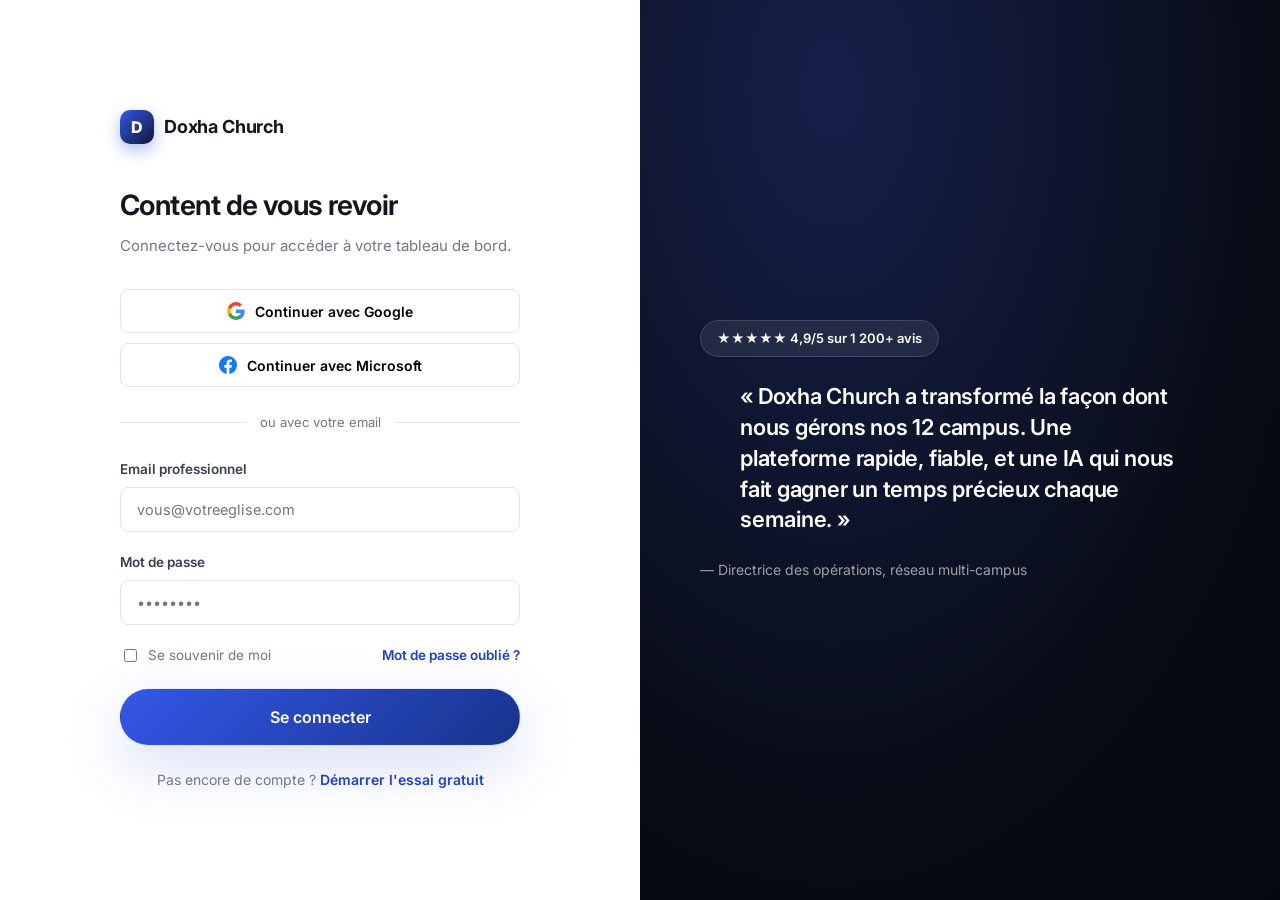
<file: connexion.html>
<!DOCTYPE html>
<html lang="fr">
<head>
<meta charset="UTF-8">
<meta name="viewport" content="width=device-width, initial-scale=1.0">
<title>Connexion — Doxha Church</title>
<meta name="description" content="Connectez-vous à votre espace Doxha Church.">
<link rel="icon" href="assets/favicon.svg" type="image/svg+xml">
<link rel="preconnect" href="https://fonts.googleapis.com">
<link rel="preconnect" href="https://fonts.gstatic.com" crossorigin>
<link href="https://fonts.googleapis.com/css2?family=Inter:wght@400;500;600;650;700;800&display=swap" rel="stylesheet">
<link rel="stylesheet" href="css/style.css">
</head>
<body>

<div class="auth-wrap">
  <div class="auth-panel">
    <div class="auth-card">
      <a href="index.html" class="brand"><span class="brand-mark">D</span>Doxha Church</a>
      <h1>Content de vous revoir</h1>
      <p class="lede">Connectez-vous pour accéder à votre tableau de bord.</p>

      <button class="social-btn" type="button">
        <svg width="18" height="18" viewBox="0 0 24 24"><path fill="#4285F4" d="M23.5 12.3c0-.8-.1-1.6-.2-2.3H12v4.5h6.5c-.3 1.5-1.1 2.7-2.4 3.6v3h3.9c2.3-2.1 3.5-5.2 3.5-8.8Z"/><path fill="#34A853" d="M12 24c3.2 0 5.9-1.1 7.9-2.9l-3.9-3c-1.1.7-2.4 1.1-4 1.1-3.1 0-5.7-2.1-6.6-4.9H1.4v3.1C3.4 21.3 7.4 24 12 24Z"/><path fill="#FBBC05" d="M5.4 14.3c-.2-.7-.4-1.5-.4-2.3s.1-1.6.4-2.3V6.6H1.4A12 12 0 0 0 0 12c0 1.9.5 3.8 1.4 5.4l4-3.1Z"/><path fill="#EA4335" d="M12 4.8c1.8 0 3.3.6 4.6 1.8l3.4-3.4C17.9 1.2 15.2 0 12 0 7.4 0 3.4 2.7 1.4 6.6l4 3.1c.9-2.8 3.5-4.9 6.6-4.9Z"/></svg>
        Continuer avec Google
      </button>
      <button class="social-btn" type="button">
        <svg width="18" height="18" viewBox="0 0 24 24"><path fill="#1877F2" d="M24 12a12 12 0 1 0-13.9 11.9v-8.4H7.1V12h3v-2.6c0-3 1.8-4.6 4.5-4.6 1.3 0 2.6.2 2.6.2v2.9h-1.5c-1.5 0-1.9.9-1.9 1.9V12h3.3l-.5 3.5h-2.8v8.4A12 12 0 0 0 24 12Z"/></svg>
        Continuer avec Microsoft
      </button>

      <div class="auth-divider">ou avec votre email</div>

      <form data-demo-form>
        <div class="form-field">
          <label for="email">Email professionnel</label>
          <input type="email" id="email" name="email" placeholder="vous@votreeglise.com" required>
        </div>
        <div class="form-field">
          <label for="password">Mot de passe</label>
          <input type="password" id="password" name="password" placeholder="••••••••" required>
        </div>
        <div class="check-row" style="justify-content:space-between;">
          <label style="display:flex; align-items:center; gap:8px;"><input type="checkbox"> Se souvenir de moi</label>
          <a href="#" style="color:var(--accent); font-weight:600;">Mot de passe oublié ?</a>
        </div>
        <button type="submit" class="btn btn-primary btn-block btn-lg">Se connecter</button>
        <p class="form-feedback mt-16" style="display:none; color:var(--accent); font-weight:600; font-size:14px;"></p>
      </form>

      <p class="form-foot">Pas encore de compte ? <a href="inscription.html">Démarrer l'essai gratuit</a></p>
    </div>
  </div>

  <div class="auth-side">
    <div>
      <span class="pill-badge" style="background:rgba(255,255,255,0.08); border-color:rgba(255,255,255,0.14); color:var(--white);">★★★★★ 4,9/5 sur 1 200+ avis</span>
      <blockquote class="mt-24">« Doxha Church a transformé la façon dont nous gérons nos 12 campus. Une plateforme rapide, fiable, et une IA qui nous fait gagner un temps précieux chaque semaine. »</blockquote>
      <p class="quote-by">— Directrice des opérations, réseau multi-campus</p>
    </div>
  </div>
</div>

<script src="js/main.js"></script>
</body>
</html>
</file>
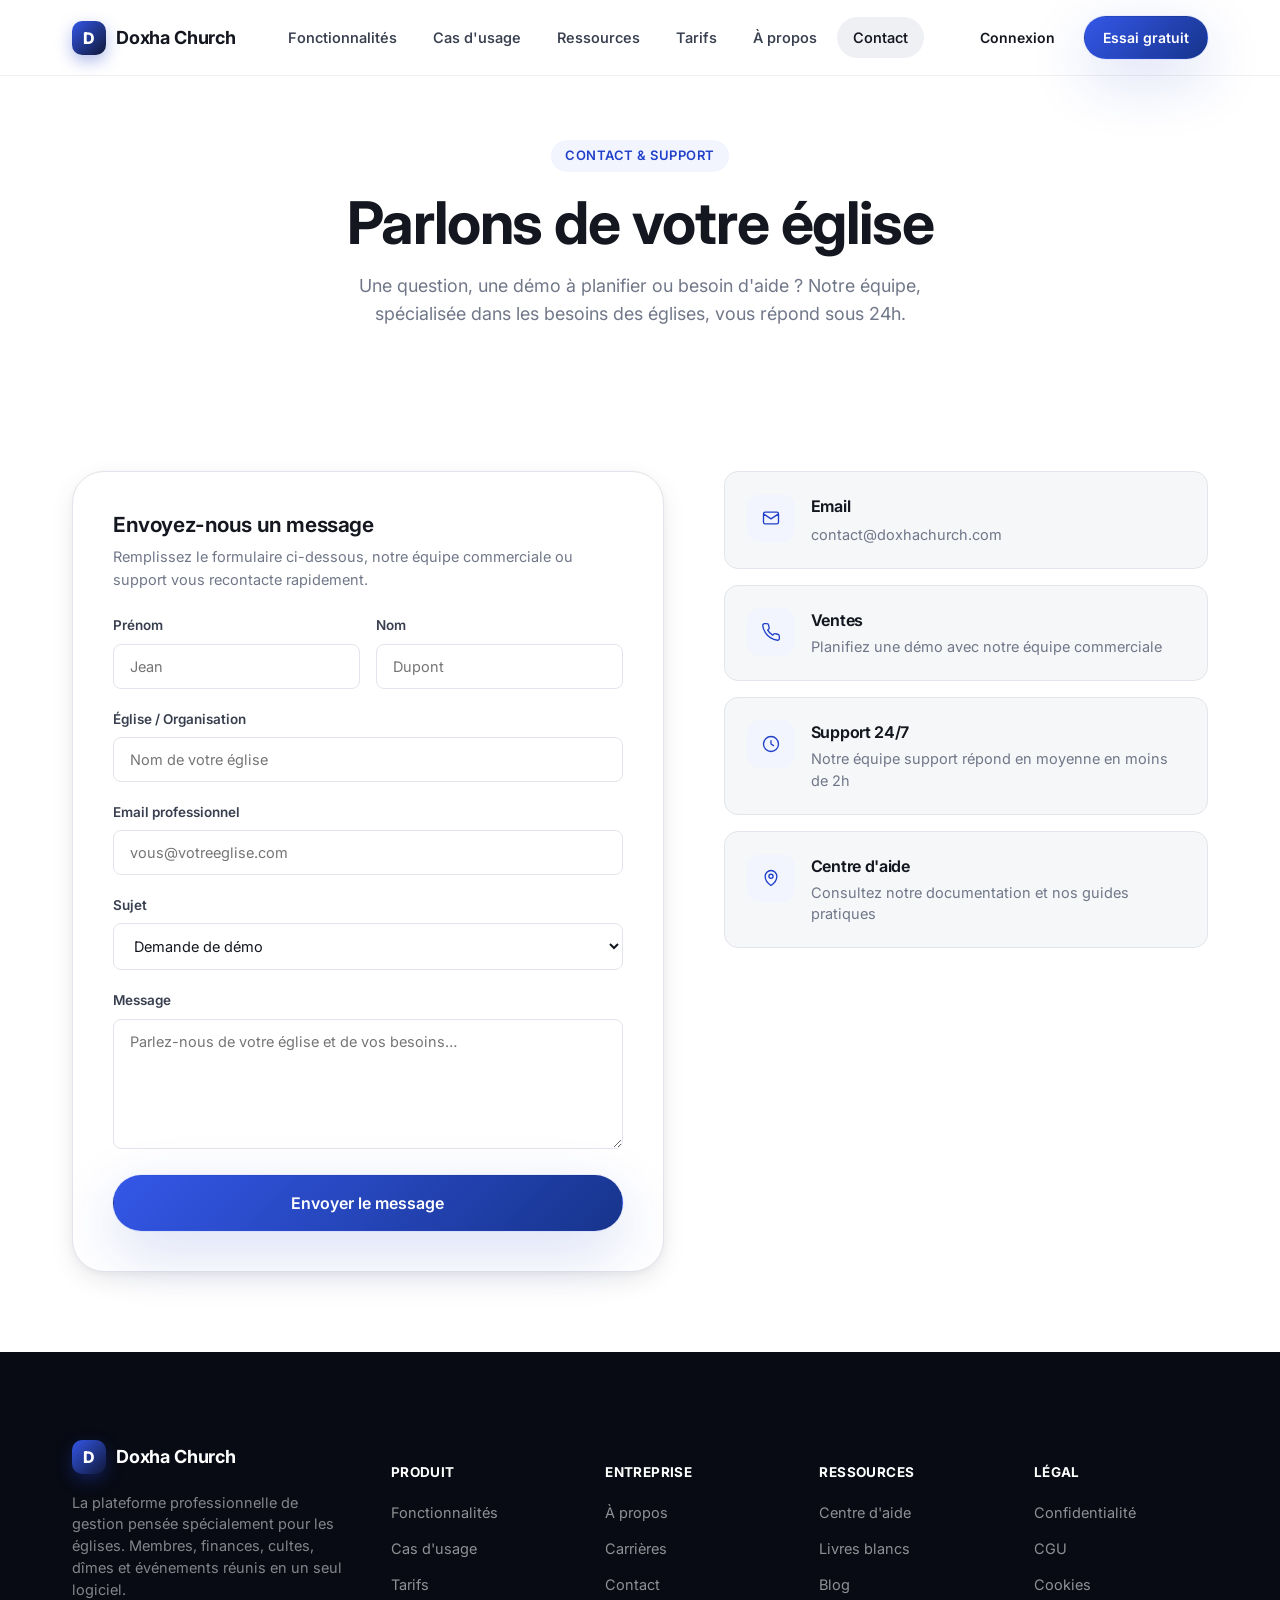
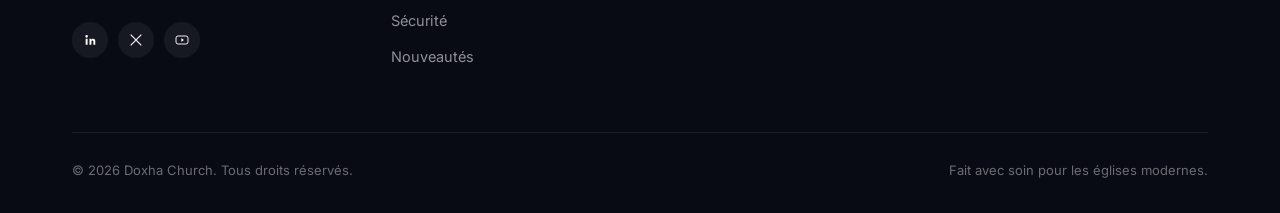
<file: contact.html>
<!DOCTYPE html>
<html lang="fr">
<head>
<meta charset="UTF-8">
<meta name="viewport" content="width=device-width, initial-scale=1.0">
<title>Contact & Support — Doxha Church</title>
<meta name="description" content="Contactez l'équipe Doxha Church, le logiciel spécialisé pour la gestion d'église, pour une démo, une question sur nos tarifs ou une demande de support.">
<link rel="icon" href="assets/favicon.svg" type="image/svg+xml">
<link rel="preconnect" href="https://fonts.googleapis.com">
<link rel="preconnect" href="https://fonts.gstatic.com" crossorigin>
<link href="https://fonts.googleapis.com/css2?family=Inter:wght@400;500;600;650;700;800&display=swap" rel="stylesheet">
<link rel="stylesheet" href="css/style.css">
</head>
<body>

<nav class="nav">
  <div class="container nav-inner">
    <a href="index.html" class="brand"><span class="brand-mark">D</span>Doxha Church</a>
    <div class="nav-links">
      <a href="fonctionnalites.html">Fonctionnalités</a>
      <a href="cas-usage.html">Cas d'usage</a>
      <a href="ressources.html">Ressources</a>
      <a href="tarifs.html">Tarifs</a>
      <a href="a-propos.html">À propos</a>
      <a href="contact.html" class="active">Contact</a>
    </div>
    <div class="nav-actions">
      <a href="connexion.html" class="btn btn-ghost btn-sm">Connexion</a>
      <a href="inscription.html" class="btn btn-primary btn-sm">Essai gratuit</a>
      <button class="nav-toggle" aria-label="Ouvrir le menu" aria-expanded="false">
        <svg width="18" height="14" viewBox="0 0 18 14" fill="none"><path d="M0 1H18M0 7H18M0 13H18" stroke="#14171f" stroke-width="1.6"/></svg>
      </button>
    </div>
  </div>
  <div class="mobile-menu">
    <a href="fonctionnalites.html">Fonctionnalités</a>
    <a href="cas-usage.html">Cas d'usage</a>
      <a href="ressources.html">Ressources</a>
    <a href="tarifs.html">Tarifs</a>
    <a href="a-propos.html">À propos</a>
    <a href="contact.html">Contact</a>
    <div class="btn-row">
      <a href="connexion.html" class="btn btn-secondary btn-block">Connexion</a>
      <a href="inscription.html" class="btn btn-primary btn-block">Essai gratuit</a>
    </div>
  </div>
</nav>

<header class="page-hero">
  <div class="container">
    <span class="eyebrow reveal in-view">Contact & Support</span>
    <h1 class="h1 reveal in-view">Parlons de votre église</h1>
    <p class="lede reveal in-view">Une question, une démo à planifier ou besoin d'aide ? Notre équipe, spécialisée dans les besoins des églises, vous répond sous 24h.</p>
  </div>
</header>

<section class="section-pad-sm">
  <div class="container">
    <div class="contact-grid">
      <div class="reveal">
        <div class="form-card">
          <h3 class="h3">Envoyez-nous un message</h3>
          <p class="lede mt-8" style="font-size:14.5px;">Remplissez le formulaire ci-dessous, notre équipe commerciale ou support vous recontacte rapidement.</p>
          <form class="mt-24" data-demo-form>
            <div class="form-row-2">
              <div class="form-field">
                <label for="firstname">Prénom</label>
                <input type="text" id="firstname" name="firstname" placeholder="Jean" required>
              </div>
              <div class="form-field">
                <label for="lastname">Nom</label>
                <input type="text" id="lastname" name="lastname" placeholder="Dupont" required>
              </div>
            </div>
            <div class="form-field">
              <label for="org">Église / Organisation</label>
              <input type="text" id="org" name="org" placeholder="Nom de votre église">
            </div>
            <div class="form-field">
              <label for="email">Email professionnel</label>
              <input type="email" id="email" name="email" placeholder="vous@votreeglise.com" required>
            </div>
            <div class="form-field">
              <label for="subject">Sujet</label>
              <select id="subject" name="subject">
                <option>Demande de démo</option>
                <option>Question sur les tarifs</option>
                <option>Support technique</option>
                <option>Partenariat</option>
                <option>Autre</option>
              </select>
            </div>
            <div class="form-field">
              <label for="message">Message</label>
              <textarea id="message" name="message" placeholder="Parlez-nous de votre église et de vos besoins…" required></textarea>
            </div>
            <button type="submit" class="btn btn-primary btn-block btn-lg">Envoyer le message</button>
            <p class="form-feedback mt-16" style="display:none; color:var(--accent); font-weight:600; font-size:14px;"></p>
          </form>
        </div>
      </div>

      <div class="reveal">
        <div class="contact-info-card">
          <div class="feature-icon" style="margin:0; flex-shrink:0;"><svg width="20" height="20" viewBox="0 0 24 24" fill="none"><path d="M4 4h16v16H4z" opacity="0"/><path d="M3 7l9 6 9-6M5 5h14a2 2 0 0 1 2 2v10a2 2 0 0 1-2 2H5a2 2 0 0 1-2-2V7a2 2 0 0 1 2-2Z" stroke="currentColor" stroke-width="1.6" stroke-linejoin="round"/></svg></div>
          <div>
            <h4>Email</h4>
            <a href="mailto:contact@doxhachurch.com">contact@doxhachurch.com</a>
          </div>
        </div>
        <div class="contact-info-card">
          <div class="feature-icon" style="margin:0; flex-shrink:0;"><svg width="20" height="20" viewBox="0 0 24 24" fill="none"><path d="M22 16.9v3a2 2 0 0 1-2.2 2 19.8 19.8 0 0 1-8.6-3.1 19.5 19.5 0 0 1-6-6 19.8 19.8 0 0 1-3.1-8.6A2 2 0 0 1 4.1 2h3a2 2 0 0 1 2 1.7c.1.9.3 1.8.6 2.7a2 2 0 0 1-.4 2.1L8 9.8a16 16 0 0 0 6 6l1.3-1.3a2 2 0 0 1 2.1-.4c.9.3 1.8.5 2.7.6a2 2 0 0 1 1.7 2Z" stroke="currentColor" stroke-width="1.6" stroke-linejoin="round"/></svg></div>
          <div>
            <h4>Ventes</h4>
            <p>Planifiez une démo avec notre équipe commerciale</p>
          </div>
        </div>
        <div class="contact-info-card">
          <div class="feature-icon" style="margin:0; flex-shrink:0;"><svg width="20" height="20" viewBox="0 0 24 24" fill="none"><circle cx="12" cy="12" r="9" stroke="currentColor" stroke-width="1.6"/><path d="M12 8v4l3 2" stroke="currentColor" stroke-width="1.6" stroke-linecap="round"/></svg></div>
          <div>
            <h4>Support 24/7</h4>
            <p>Notre équipe support répond en moyenne en moins de 2h</p>
          </div>
        </div>
        <div class="contact-info-card">
          <div class="feature-icon" style="margin:0; flex-shrink:0;"><svg width="20" height="20" viewBox="0 0 24 24" fill="none"><path d="M12 21s-7-4.5-7-11a7 7 0 0 1 14 0c0 6.5-7 11-7 11Z" stroke="currentColor" stroke-width="1.6" stroke-linejoin="round"/><circle cx="12" cy="10" r="2.5" stroke="currentColor" stroke-width="1.6"/></svg></div>
          <div>
            <h4>Centre d'aide</h4>
            <p>Consultez notre documentation et nos guides pratiques</p>
          </div>
        </div>
      </div>
    </div>
  </div>
</section>

<footer class="footer">
  <div class="container">
    <div class="footer-top">
      <div class="footer-about">
        <a href="index.html" class="brand"><span class="brand-mark">D</span>Doxha Church</a>
        <p>La plateforme professionnelle de gestion pensée spécialement pour les églises. Membres, finances, cultes, dîmes et événements réunis en un seul logiciel.</p>
        <div class="social-icons">
          <a href="#" aria-label="LinkedIn"><svg width="16" height="16" viewBox="0 0 24 24" fill="none"><path d="M6.94 8.5a1.94 1.94 0 1 0 0-3.88 1.94 1.94 0 0 0 0 3.88ZM5.5 10.25h2.9V19h-2.9v-8.75ZM10.9 10.25h2.78v1.2h.04c.39-.72 1.33-1.48 2.75-1.48 2.94 0 3.48 1.9 3.48 4.36V19h-2.9v-4.13c0-.98-.02-2.24-1.36-2.24-1.37 0-1.58 1.06-1.58 2.17V19h-2.9v-8.75Z" fill="white"/></svg></a>
          <a href="#" aria-label="X / Twitter"><svg width="16" height="16" viewBox="0 0 24 24" fill="none"><path d="M4 4l16 16M20 4 4 20" stroke="white" stroke-width="1.6"/></svg></a>
          <a href="#" aria-label="YouTube"><svg width="16" height="16" viewBox="0 0 24 24" fill="none"><rect x="3" y="6" width="18" height="12" rx="3" stroke="white" stroke-width="1.4"/><path d="M11 9.5v5l4-2.5-4-2.5Z" fill="white"/></svg></a>
        </div>
      </div>
      <div class="footer-col">
        <h5>Produit</h5>
        <ul>
          <li><a href="fonctionnalites.html">Fonctionnalités</a></li>
          <li><a href="cas-usage.html">Cas d'usage</a></li>
          <li><a href="tarifs.html">Tarifs</a></li>
          <li><a href="fonctionnalites.html#securite">Sécurité</a></li>
          <li><a href="index.html">Nouveautés</a></li>
        </ul>
      </div>
      <div class="footer-col">
        <h5>Entreprise</h5>
        <ul>
          <li><a href="a-propos.html">À propos</a></li>
          <li><a href="a-propos.html#carrieres">Carrières</a></li>
          <li><a href="contact.html">Contact</a></li>
        </ul>
      </div>
      <div class="footer-col">
        <h5>Ressources</h5>
        <ul>
          <li><a href="contact.html">Centre d'aide</a></li>
          <li><a href="ressources.html">Livres blancs</a></li>
          <li><a href="#">Blog</a></li>
        </ul>
      </div>
      <div class="footer-col">
        <h5>Légal</h5>
        <ul>
          <li><a href="#">Confidentialité</a></li>
          <li><a href="#">CGU</a></li>
          <li><a href="#">Cookies</a></li>
        </ul>
      </div>
    </div>
    <div class="footer-bottom">
      <span>© 2026 Doxha Church. Tous droits réservés.</span>
      <span>Fait avec soin pour les églises modernes.</span>
    </div>
  </div>
</footer>

<script src="js/main.js"></script>
</body>
</html>
</file>
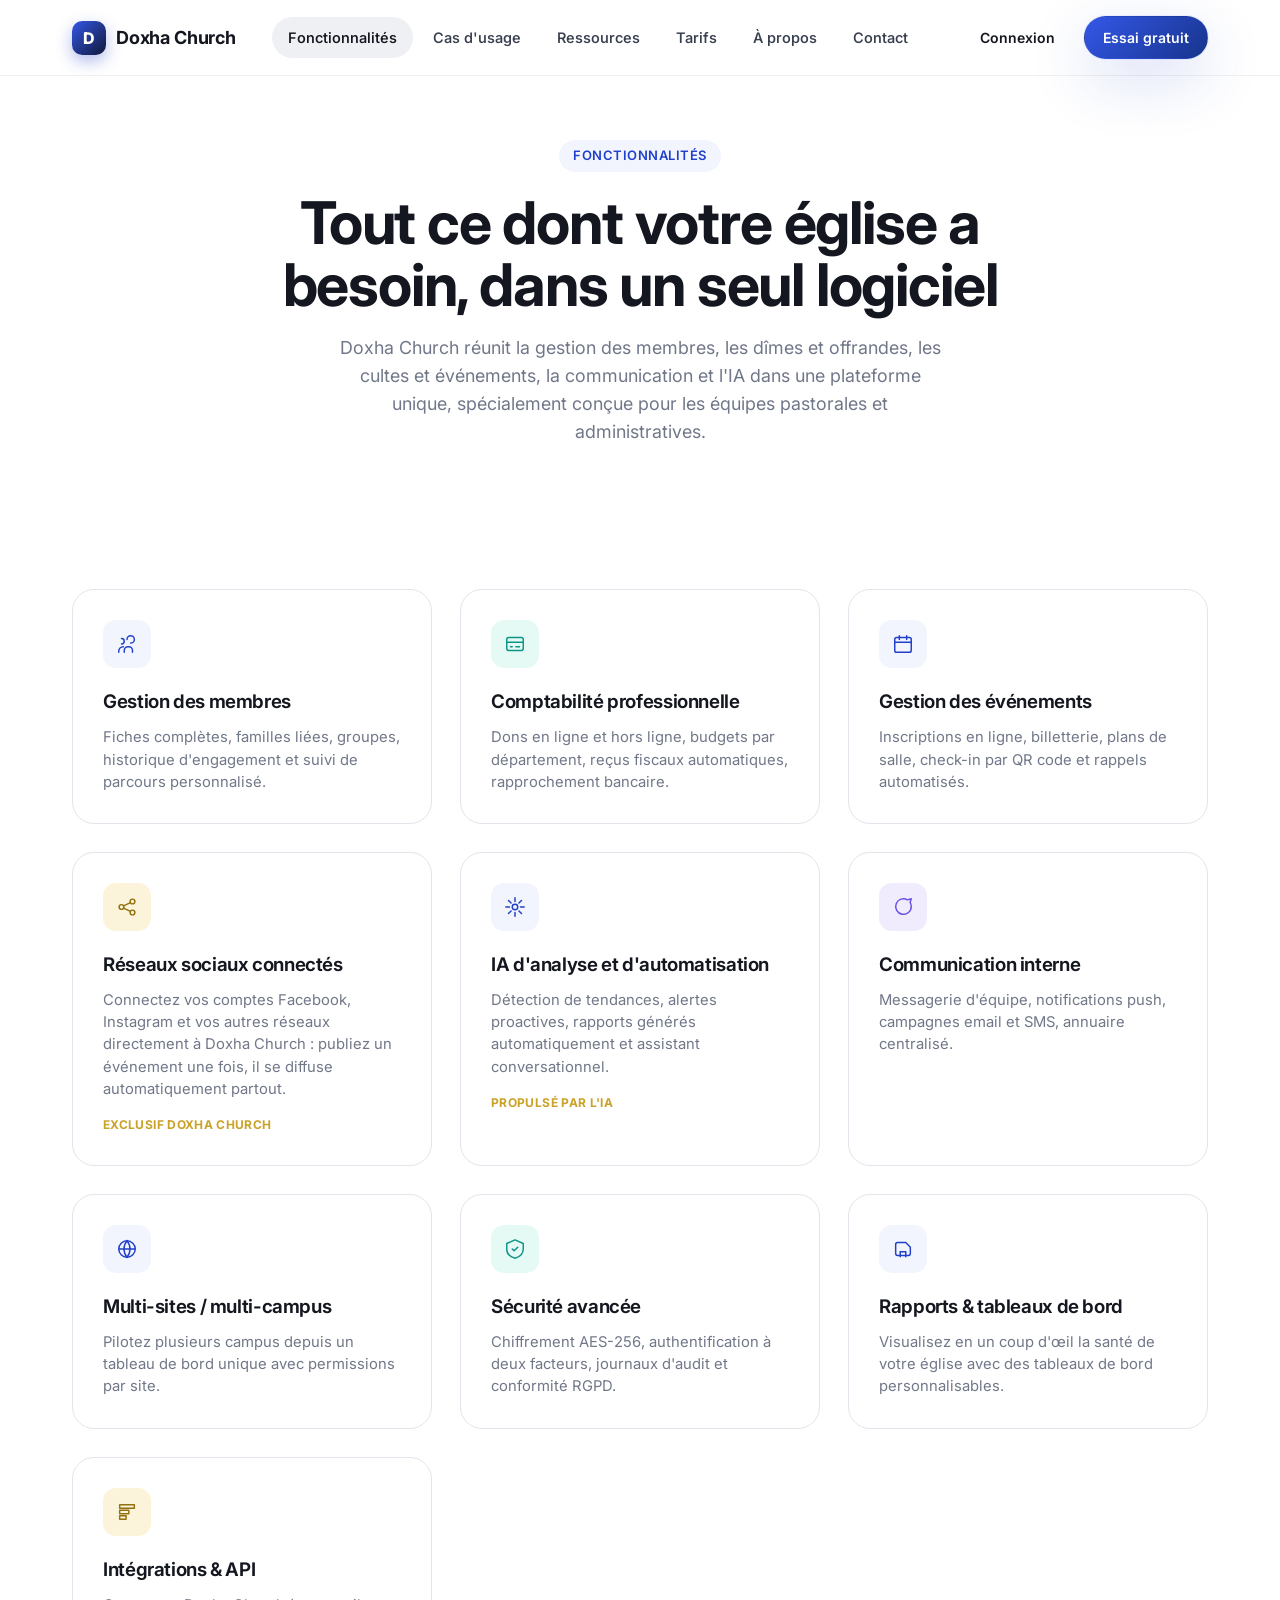
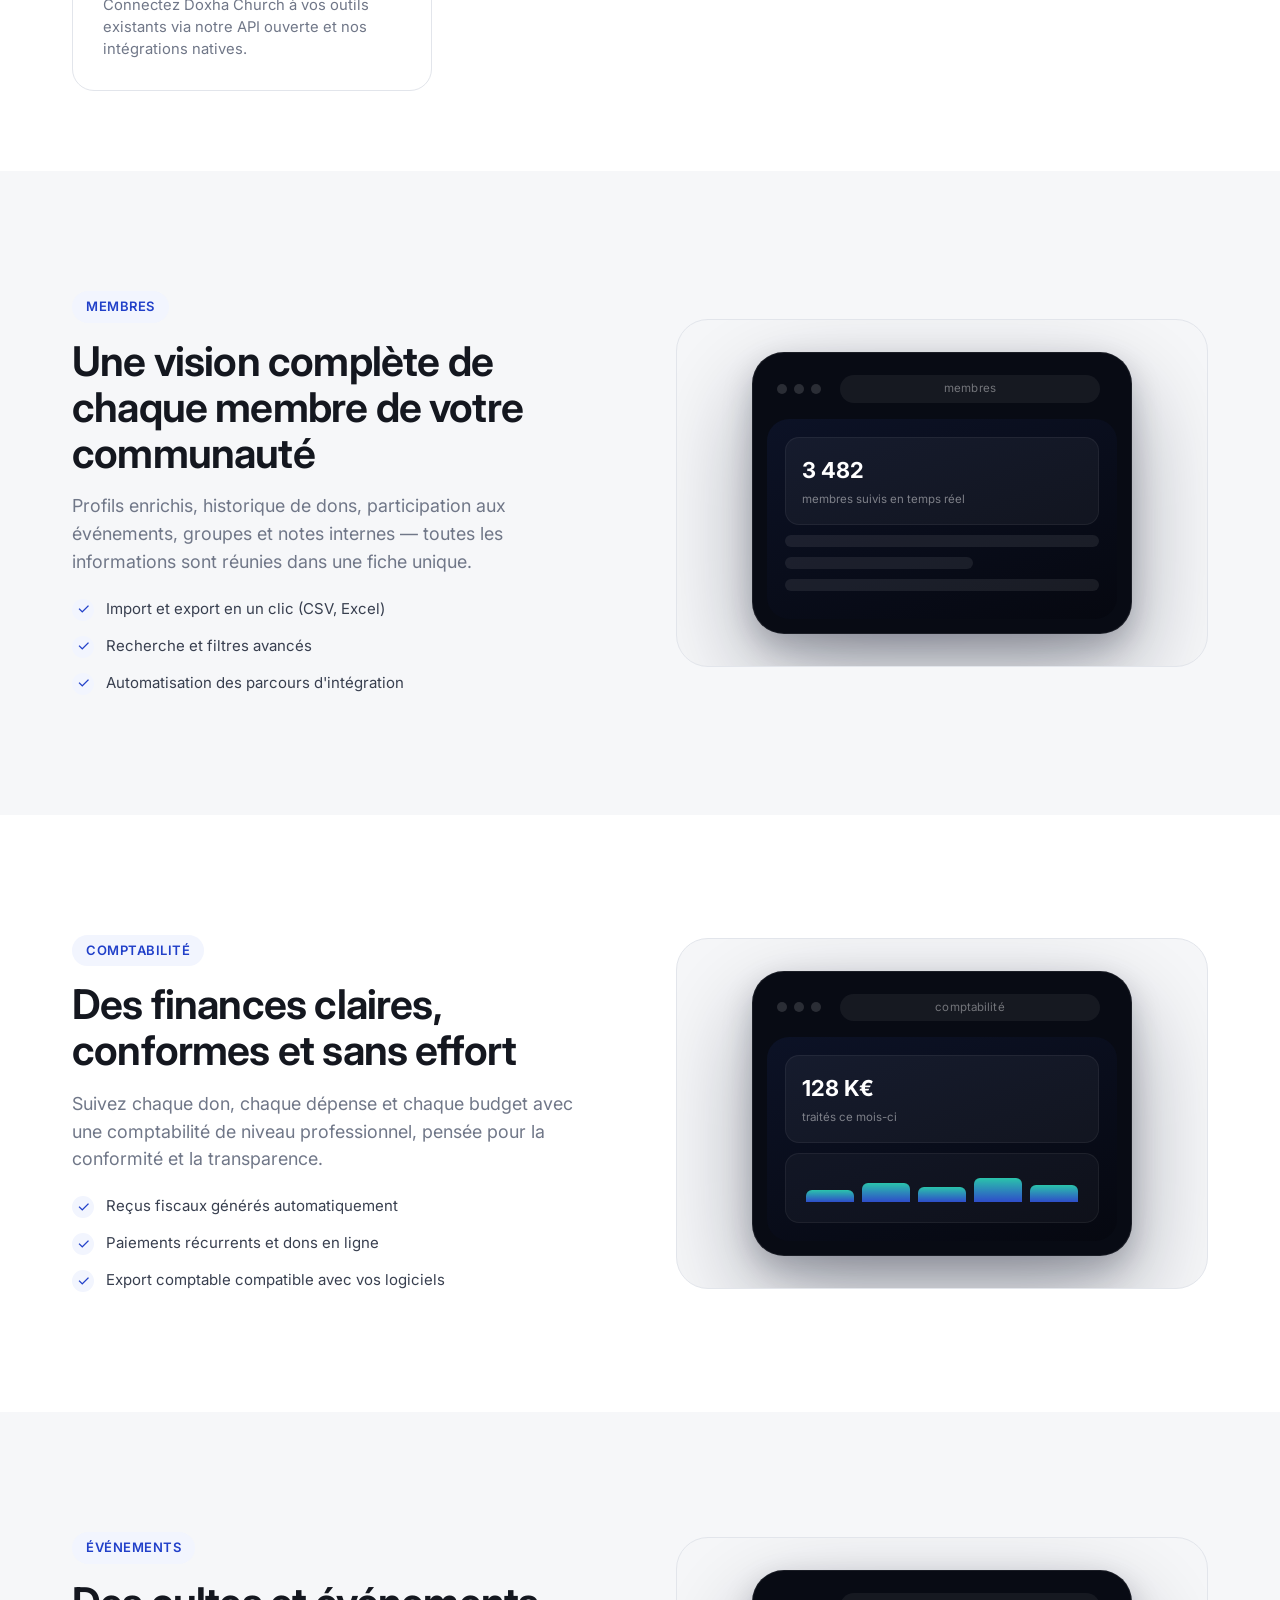
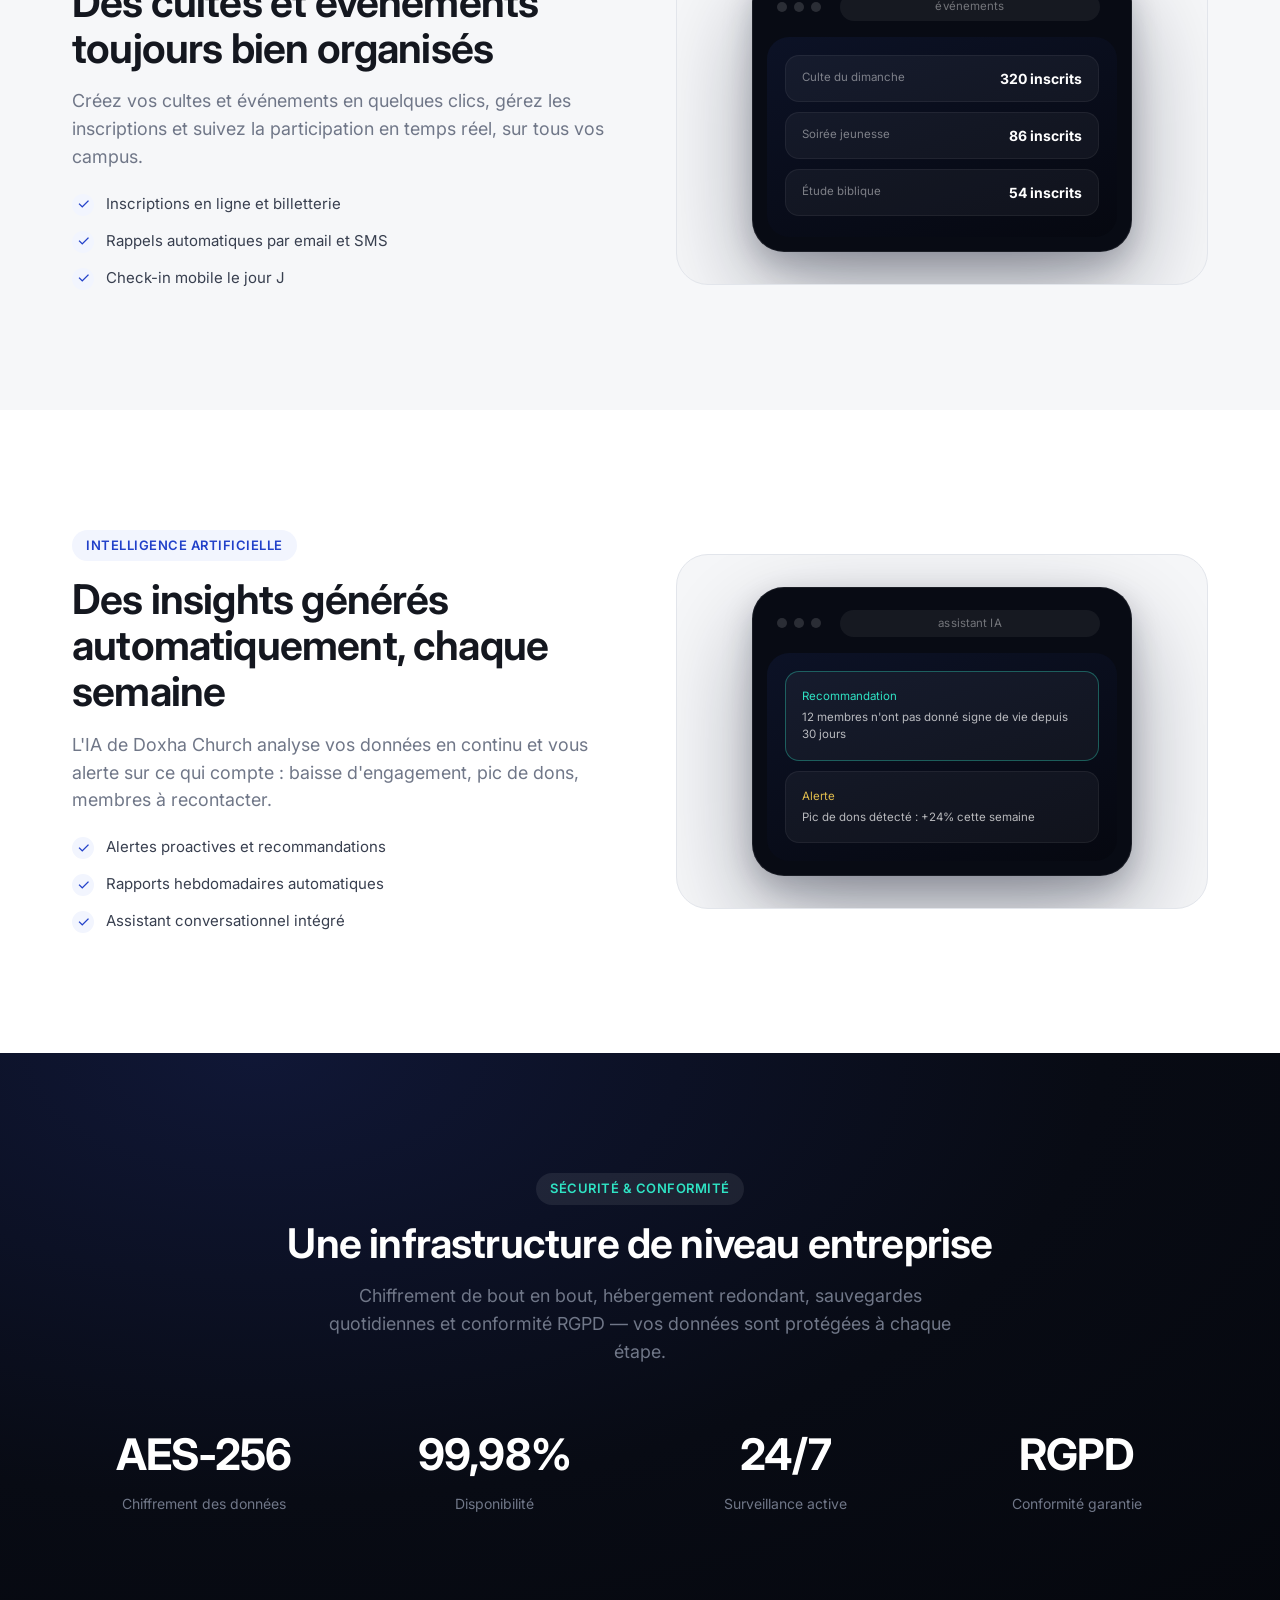
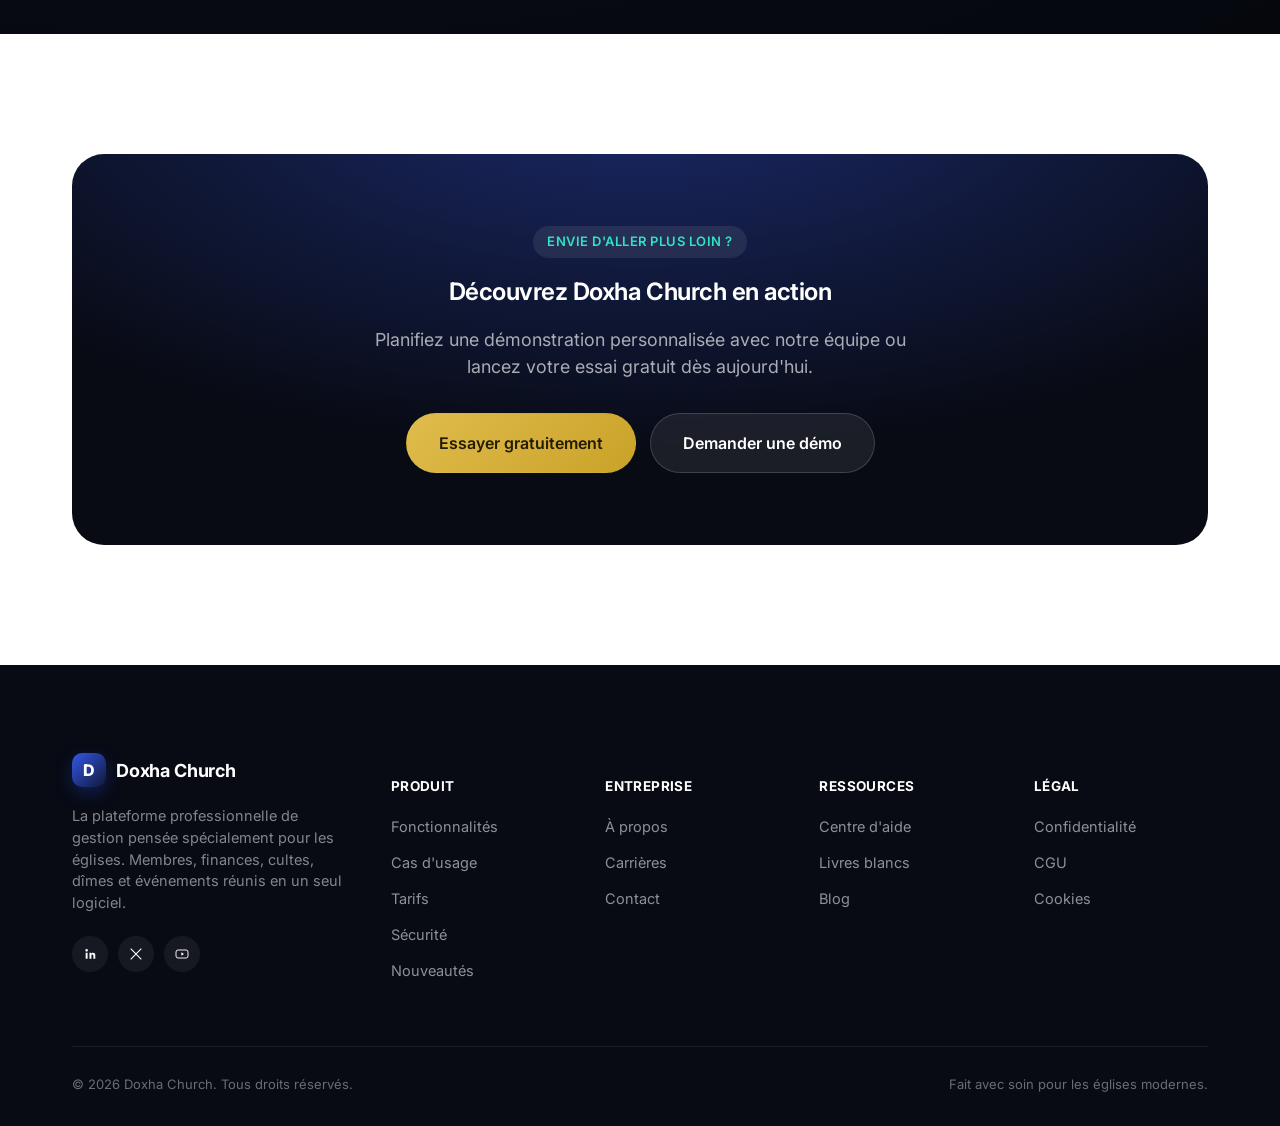
<file: fonctionnalites.html>
<!DOCTYPE html>
<html lang="fr">
<head>
<meta charset="UTF-8">
<meta name="viewport" content="width=device-width, initial-scale=1.0">
<title>Fonctionnalités — Doxha Church</title>
<meta name="description" content="Découvrez toutes les fonctionnalités de Doxha Church, le logiciel spécialisé pour la gestion d'église : membres, dîmes, cultes, IA, communication, multi-campus et sécurité avancée.">
<link rel="icon" href="assets/favicon.svg" type="image/svg+xml">
<link rel="preconnect" href="https://fonts.googleapis.com">
<link rel="preconnect" href="https://fonts.gstatic.com" crossorigin>
<link href="https://fonts.googleapis.com/css2?family=Inter:wght@400;500;600;650;700;800&display=swap" rel="stylesheet">
<link rel="stylesheet" href="css/style.css">
</head>
<body>

<nav class="nav">
  <div class="container nav-inner">
    <a href="index.html" class="brand"><span class="brand-mark">D</span>Doxha Church</a>
    <div class="nav-links">
      <a href="fonctionnalites.html" class="active">Fonctionnalités</a>
      <a href="cas-usage.html">Cas d'usage</a>
      <a href="ressources.html">Ressources</a>
      <a href="tarifs.html">Tarifs</a>
      <a href="a-propos.html">À propos</a>
      <a href="contact.html">Contact</a>
    </div>
    <div class="nav-actions">
      <a href="connexion.html" class="btn btn-ghost btn-sm">Connexion</a>
      <a href="inscription.html" class="btn btn-primary btn-sm">Essai gratuit</a>
      <button class="nav-toggle" aria-label="Ouvrir le menu" aria-expanded="false">
        <svg width="18" height="14" viewBox="0 0 18 14" fill="none"><path d="M0 1H18M0 7H18M0 13H18" stroke="#14171f" stroke-width="1.6"/></svg>
      </button>
    </div>
  </div>
  <div class="mobile-menu">
    <a href="fonctionnalites.html">Fonctionnalités</a>
    <a href="cas-usage.html">Cas d'usage</a>
      <a href="ressources.html">Ressources</a>
    <a href="tarifs.html">Tarifs</a>
    <a href="a-propos.html">À propos</a>
    <a href="contact.html">Contact</a>
    <div class="btn-row">
      <a href="connexion.html" class="btn btn-secondary btn-block">Connexion</a>
      <a href="inscription.html" class="btn btn-primary btn-block">Essai gratuit</a>
    </div>
  </div>
</nav>

<header class="page-hero">
  <div class="container">
    <span class="eyebrow reveal in-view">Fonctionnalités</span>
    <h1 class="h1 reveal in-view">Tout ce dont votre église a besoin, dans un seul logiciel</h1>
    <p class="lede reveal in-view">Doxha Church réunit la gestion des membres, les dîmes et offrandes, les cultes et événements, la communication et l'IA dans une plateforme unique, spécialement conçue pour les équipes pastorales et administratives.</p>
  </div>
</header>

<section class="section-pad-sm">
  <div class="container">
    <div class="grid grid-3">
      <div class="feature-card reveal">
        <div class="feature-icon"><svg width="22" height="22" viewBox="0 0 24 24" fill="none"><path d="M16 11a4 4 0 1 0-4-4M9 21v-2a4 4 0 0 1 4-4h1a4 4 0 0 1 4 4v2M3 21v-1a5 5 0 0 1 5-5M6 12a3 3 0 1 0 0-6" stroke="currentColor" stroke-width="1.6" stroke-linecap="round"/></svg></div>
        <h3>Gestion des membres</h3>
        <p>Fiches complètes, familles liées, groupes, historique d'engagement et suivi de parcours personnalisé.</p>
      </div>
      <div class="feature-card reveal">
        <div class="feature-icon ic-teal"><svg width="22" height="22" viewBox="0 0 24 24" fill="none"><path d="M3 10h18M7 15h2m4 0h4M5 5h14a2 2 0 0 1 2 2v10a2 2 0 0 1-2 2H5a2 2 0 0 1-2-2V7a2 2 0 0 1 2-2Z" stroke="currentColor" stroke-width="1.6" stroke-linecap="round" stroke-linejoin="round"/></svg></div>
        <h3>Comptabilité professionnelle</h3>
        <p>Dons en ligne et hors ligne, budgets par département, reçus fiscaux automatiques, rapprochement bancaire.</p>
      </div>
      <div class="feature-card reveal">
        <div class="feature-icon"><svg width="22" height="22" viewBox="0 0 24 24" fill="none"><rect x="3" y="5" width="18" height="16" rx="2" stroke="currentColor" stroke-width="1.6"/><path d="M8 3v4M16 3v4M3 10h18" stroke="currentColor" stroke-width="1.6" stroke-linecap="round"/></svg></div>
        <h3>Gestion des événements</h3>
        <p>Inscriptions en ligne, billetterie, plans de salle, check-in par QR code et rappels automatisés.</p>
      </div>
      <div class="feature-card reveal">
        <div class="feature-icon ic-gold"><svg width="22" height="22" viewBox="0 0 24 24" fill="none"><circle cx="6" cy="12" r="2.6" stroke="currentColor" stroke-width="1.6"/><circle cx="18" cy="6" r="2.6" stroke="currentColor" stroke-width="1.6"/><circle cx="18" cy="18" r="2.6" stroke="currentColor" stroke-width="1.6"/><path d="M8.3 10.7 15.7 7.3M8.3 13.3l7.4 3.4" stroke="currentColor" stroke-width="1.6" stroke-linecap="round"/></svg></div>
        <h3>Réseaux sociaux connectés</h3>
        <p>Connectez vos comptes Facebook, Instagram et vos autres réseaux directement à Doxha Church : publiez un événement une fois, il se diffuse automatiquement partout.</p>
        <span class="tag">Exclusif Doxha Church</span>
      </div>
      <div class="feature-card reveal">
        <div class="feature-icon"><svg width="22" height="22" viewBox="0 0 24 24" fill="none"><path d="M12 2v4M12 18v4M4.9 4.9l2.8 2.8M16.3 16.3l2.8 2.8M2 12h4M18 12h4M4.9 19.1l2.8-2.8M16.3 7.7l2.8-2.8" stroke="currentColor" stroke-width="1.6" stroke-linecap="round"/><circle cx="12" cy="12" r="3" stroke="currentColor" stroke-width="1.6"/></svg></div>
        <h3>IA d'analyse et d'automatisation</h3>
        <p>Détection de tendances, alertes proactives, rapports générés automatiquement et assistant conversationnel.</p>
        <span class="tag">Propulsé par l'IA</span>
      </div>
      <div class="feature-card reveal">
        <div class="feature-icon ic-purple"><svg width="22" height="22" viewBox="0 0 24 24" fill="none"><path d="M21 11.5a8.5 8.5 0 1 1-4.08-7.26L21 3l-1.24 4.08A8.46 8.46 0 0 1 21 11.5Z" stroke="currentColor" stroke-width="1.6" stroke-linejoin="round"/></svg></div>
        <h3>Communication interne</h3>
        <p>Messagerie d'équipe, notifications push, campagnes email et SMS, annuaire centralisé.</p>
      </div>
      <div class="feature-card reveal">
        <div class="feature-icon"><svg width="22" height="22" viewBox="0 0 24 24" fill="none"><circle cx="12" cy="12" r="9" stroke="currentColor" stroke-width="1.6"/><path d="M3 12h18M12 3a14 14 0 0 1 0 18 14 14 0 0 1 0-18Z" stroke="currentColor" stroke-width="1.6"/></svg></div>
        <h3>Multi-sites / multi-campus</h3>
        <p>Pilotez plusieurs campus depuis un tableau de bord unique avec permissions par site.</p>
      </div>
      <div class="feature-card reveal" id="securite">
        <div class="feature-icon ic-teal"><svg width="22" height="22" viewBox="0 0 24 24" fill="none"><path d="M12 2 3 6v6c0 5 3.8 8.7 9 10 5.2-1.3 9-5 9-10V6l-9-4Z" stroke="currentColor" stroke-width="1.6" stroke-linejoin="round"/><path d="m9 12 2 2 4-4" stroke="currentColor" stroke-width="1.6" stroke-linecap="round" stroke-linejoin="round"/></svg></div>
        <h3>Sécurité avancée</h3>
        <p>Chiffrement AES-256, authentification à deux facteurs, journaux d'audit et conformité RGPD.</p>
      </div>
      <div class="feature-card reveal">
        <div class="feature-icon"><svg width="22" height="22" viewBox="0 0 24 24" fill="none"><path d="M4 17V7a2 2 0 0 1 2-2h9l5 5v7a2 2 0 0 1-2 2H6a2 2 0 0 1-2-2Z" stroke="currentColor" stroke-width="1.6" stroke-linejoin="round"/><path d="M9 21v-6h6v6" stroke="currentColor" stroke-width="1.6"/></svg></div>
        <h3>Rapports & tableaux de bord</h3>
        <p>Visualisez en un coup d'œil la santé de votre église avec des tableaux de bord personnalisables.</p>
      </div>
      <div class="feature-card reveal">
        <div class="feature-icon ic-gold"><svg width="22" height="22" viewBox="0 0 24 24" fill="none"><path d="M4 4h16v4H4zM4 10h10v4H4zM4 16h7v4H4z" stroke="currentColor" stroke-width="1.6" stroke-linejoin="round"/></svg></div>
        <h3>Intégrations & API</h3>
        <p>Connectez Doxha Church à vos outils existants via notre API ouverte et nos intégrations natives.</p>
      </div>
    </div>
  </div>
</section>

<section class="section-pad bg-alt">
  <div class="container">
    <div class="feature-row reveal">
      <div>
        <span class="eyebrow">Membres</span>
        <h2 class="h2 mt-16">Une vision complète de chaque membre de votre communauté</h2>
        <p class="lede mt-16">Profils enrichis, historique de dons, participation aux événements, groupes et notes internes — toutes les informations sont réunies dans une fiche unique.</p>
        <ul class="feature-list">
          <li><span class="ico-check">✓</span> Import et export en un clic (CSV, Excel)</li>
          <li><span class="ico-check">✓</span> Recherche et filtres avancés</li>
          <li><span class="ico-check">✓</span> Automatisation des parcours d'intégration</li>
        </ul>
      </div>
      <div class="feature-row-media">
        <div class="glow" style="top:20%; left:20%;"></div>
        <div class="mockup-window" style="max-width:380px; width:100%; transform:none;">
          <div class="mockup-bar">
            <div class="mockup-dots"><span class="mockup-dot"></span><span class="mockup-dot"></span><span class="mockup-dot"></span></div>
            <div class="mockup-url">membres</div>
          </div>
          <div class="mockup-screen" style="grid-template-columns:1fr; min-height:200px; padding:18px;">
            <div class="mockup-main" style="gap:10px;">
              <div class="mockup-card"><div class="num">3 482</div><div class="lbl">membres suivis en temps réel</div></div>
              <div class="mockup-pill"></div>
              <div class="mockup-pill short"></div>
              <div class="mockup-pill"></div>
            </div>
          </div>
        </div>
      </div>
    </div>
  </div>
</section>

<section class="section-pad">
  <div class="container">
    <div class="feature-row reverse reveal">
      <div>
        <span class="eyebrow">Comptabilité</span>
        <h2 class="h2 mt-16">Des finances claires, conformes et sans effort</h2>
        <p class="lede mt-16">Suivez chaque don, chaque dépense et chaque budget avec une comptabilité de niveau professionnel, pensée pour la conformité et la transparence.</p>
        <ul class="feature-list">
          <li><span class="ico-check">✓</span> Reçus fiscaux générés automatiquement</li>
          <li><span class="ico-check">✓</span> Paiements récurrents et dons en ligne</li>
          <li><span class="ico-check">✓</span> Export comptable compatible avec vos logiciels</li>
        </ul>
      </div>
      <div class="feature-row-media">
        <div class="glow" style="bottom:15%; right:15%;"></div>
        <div class="mockup-window" style="max-width:380px; width:100%; transform:none;">
          <div class="mockup-bar">
            <div class="mockup-dots"><span class="mockup-dot"></span><span class="mockup-dot"></span><span class="mockup-dot"></span></div>
            <div class="mockup-url">comptabilité</div>
          </div>
          <div class="mockup-screen" style="grid-template-columns:1fr; min-height:200px; padding:18px;">
            <div class="mockup-main" style="gap:10px;">
              <div class="mockup-card"><div class="num">128 K€</div><div class="lbl">traités ce mois-ci</div></div>
              <div class="mockup-chart" style="min-height:70px;">
                <span style="height:45%"></span><span style="height:70%"></span><span style="height:55%"></span><span style="height:85%"></span><span style="height:60%"></span>
              </div>
            </div>
          </div>
        </div>
      </div>
    </div>
  </div>
</section>

<section class="section-pad bg-alt">
  <div class="container">
    <div class="feature-row reveal">
      <div>
        <span class="eyebrow">Événements</span>
        <h2 class="h2 mt-16">Des cultes et événements toujours bien organisés</h2>
        <p class="lede mt-16">Créez vos cultes et événements en quelques clics, gérez les inscriptions et suivez la participation en temps réel, sur tous vos campus.</p>
        <ul class="feature-list">
          <li><span class="ico-check">✓</span> Inscriptions en ligne et billetterie</li>
          <li><span class="ico-check">✓</span> Rappels automatiques par email et SMS</li>
          <li><span class="ico-check">✓</span> Check-in mobile le jour J</li>
        </ul>
      </div>
      <div class="feature-row-media">
        <div class="glow" style="top:15%; right:15%;"></div>
        <div class="mockup-window" style="max-width:380px; width:100%; transform:none;">
          <div class="mockup-bar">
            <div class="mockup-dots"><span class="mockup-dot"></span><span class="mockup-dot"></span><span class="mockup-dot"></span></div>
            <div class="mockup-url">événements</div>
          </div>
          <div class="mockup-screen" style="grid-template-columns:1fr; min-height:200px; padding:18px;">
            <div class="mockup-main" style="gap:10px;">
              <div class="mockup-card" style="display:flex; align-items:center; justify-content:space-between; padding:12px 16px;">
                <div><div class="lbl" style="margin:0;">Culte du dimanche</div></div>
                <div class="num" style="font-size:14px;">320 inscrits</div>
              </div>
              <div class="mockup-card" style="display:flex; align-items:center; justify-content:space-between; padding:12px 16px;">
                <div><div class="lbl" style="margin:0;">Soirée jeunesse</div></div>
                <div class="num" style="font-size:14px;">86 inscrits</div>
              </div>
              <div class="mockup-card" style="display:flex; align-items:center; justify-content:space-between; padding:12px 16px;">
                <div><div class="lbl" style="margin:0;">Étude biblique</div></div>
                <div class="num" style="font-size:14px;">54 inscrits</div>
              </div>
            </div>
          </div>
        </div>
      </div>
    </div>
  </div>
</section>

<section class="section-pad">
  <div class="container">
    <div class="feature-row reverse reveal">
      <div>
        <span class="eyebrow">Intelligence artificielle</span>
        <h2 class="h2 mt-16">Des insights générés automatiquement, chaque semaine</h2>
        <p class="lede mt-16">L'IA de Doxha Church analyse vos données en continu et vous alerte sur ce qui compte : baisse d'engagement, pic de dons, membres à recontacter.</p>
        <ul class="feature-list">
          <li><span class="ico-check">✓</span> Alertes proactives et recommandations</li>
          <li><span class="ico-check">✓</span> Rapports hebdomadaires automatiques</li>
          <li><span class="ico-check">✓</span> Assistant conversationnel intégré</li>
        </ul>
      </div>
      <div class="feature-row-media">
        <div class="glow" style="bottom:15%; left:15%;"></div>
        <div class="mockup-window" style="max-width:380px; width:100%; transform:none;">
          <div class="mockup-bar">
            <div class="mockup-dots"><span class="mockup-dot"></span><span class="mockup-dot"></span><span class="mockup-dot"></span></div>
            <div class="mockup-url">assistant IA</div>
          </div>
          <div class="mockup-screen" style="grid-template-columns:1fr; min-height:200px; padding:18px;">
            <div class="mockup-main" style="gap:10px;">
              <div class="mockup-card" style="border-color:rgba(47,227,196,0.35);">
                <div class="lbl" style="color:var(--teal-400); margin:0 0 4px;">Recommandation</div>
                <div class="lbl" style="color:rgba(255,255,255,0.7);">12 membres n'ont pas donné signe de vie depuis 30 jours</div>
              </div>
              <div class="mockup-card">
                <div class="lbl" style="color:var(--gold-400); margin:0 0 4px;">Alerte</div>
                <div class="lbl" style="color:rgba(255,255,255,0.7);">Pic de dons détecté : +24% cette semaine</div>
              </div>
            </div>
          </div>
        </div>
      </div>
    </div>
  </div>
</section>

<section class="section-pad bg-dark">
  <div class="container text-center">
    <span class="eyebrow" style="background:rgba(255,255,255,0.08); color:var(--teal-400);">Sécurité & conformité</span>
    <h2 class="h2 mt-16">Une infrastructure de niveau entreprise</h2>
    <p class="lede mt-16" style="max-width:640px; margin:16px auto 0;">Chiffrement de bout en bout, hébergement redondant, sauvegardes quotidiennes et conformité RGPD — vos données sont protégées à chaque étape.</p>
    <div class="grid grid-4 mt-56">
      <div class="stat-item reveal"><div class="num">AES-256</div><div class="lbl">Chiffrement des données</div></div>
      <div class="stat-item reveal"><div class="num">99,98%</div><div class="lbl">Disponibilité</div></div>
      <div class="stat-item reveal"><div class="num">24/7</div><div class="lbl">Surveillance active</div></div>
      <div class="stat-item reveal"><div class="num">RGPD</div><div class="lbl">Conformité garantie</div></div>
    </div>
  </div>
</section>

<section class="section-pad">
  <div class="container">
    <div class="cta-banner reveal">
      <span class="eyebrow" style="background:rgba(255,255,255,0.08); color:var(--teal-400);">Envie d'aller plus loin ?</span>
      <h2 class="mt-16">Découvrez Doxha Church en action</h2>
      <p class="lede">Planifiez une démonstration personnalisée avec notre équipe ou lancez votre essai gratuit dès aujourd'hui.</p>
      <div class="btn-row">
        <a href="inscription.html" class="btn btn-gold btn-lg">Essayer gratuitement</a>
        <a href="contact.html" class="btn btn-on-dark btn-lg">Demander une démo</a>
      </div>
    </div>
  </div>
</section>

<footer class="footer">
  <div class="container">
    <div class="footer-top">
      <div class="footer-about">
        <a href="index.html" class="brand"><span class="brand-mark">D</span>Doxha Church</a>
        <p>La plateforme professionnelle de gestion pensée spécialement pour les églises. Membres, finances, cultes, dîmes et événements réunis en un seul logiciel.</p>
        <div class="social-icons">
          <a href="#" aria-label="LinkedIn"><svg width="16" height="16" viewBox="0 0 24 24" fill="none"><path d="M6.94 8.5a1.94 1.94 0 1 0 0-3.88 1.94 1.94 0 0 0 0 3.88ZM5.5 10.25h2.9V19h-2.9v-8.75ZM10.9 10.25h2.78v1.2h.04c.39-.72 1.33-1.48 2.75-1.48 2.94 0 3.48 1.9 3.48 4.36V19h-2.9v-4.13c0-.98-.02-2.24-1.36-2.24-1.37 0-1.58 1.06-1.58 2.17V19h-2.9v-8.75Z" fill="white"/></svg></a>
          <a href="#" aria-label="X / Twitter"><svg width="16" height="16" viewBox="0 0 24 24" fill="none"><path d="M4 4l16 16M20 4 4 20" stroke="white" stroke-width="1.6"/></svg></a>
          <a href="#" aria-label="YouTube"><svg width="16" height="16" viewBox="0 0 24 24" fill="none"><rect x="3" y="6" width="18" height="12" rx="3" stroke="white" stroke-width="1.4"/><path d="M11 9.5v5l4-2.5-4-2.5Z" fill="white"/></svg></a>
        </div>
      </div>
      <div class="footer-col">
        <h5>Produit</h5>
        <ul>
          <li><a href="fonctionnalites.html">Fonctionnalités</a></li>
          <li><a href="cas-usage.html">Cas d'usage</a></li>
          <li><a href="tarifs.html">Tarifs</a></li>
          <li><a href="fonctionnalites.html#securite">Sécurité</a></li>
          <li><a href="index.html">Nouveautés</a></li>
        </ul>
      </div>
      <div class="footer-col">
        <h5>Entreprise</h5>
        <ul>
          <li><a href="a-propos.html">À propos</a></li>
          <li><a href="a-propos.html#carrieres">Carrières</a></li>
          <li><a href="contact.html">Contact</a></li>
        </ul>
      </div>
      <div class="footer-col">
        <h5>Ressources</h5>
        <ul>
          <li><a href="contact.html">Centre d'aide</a></li>
          <li><a href="ressources.html">Livres blancs</a></li>
          <li><a href="#">Blog</a></li>
        </ul>
      </div>
      <div class="footer-col">
        <h5>Légal</h5>
        <ul>
          <li><a href="#">Confidentialité</a></li>
          <li><a href="#">CGU</a></li>
          <li><a href="#">Cookies</a></li>
        </ul>
      </div>
    </div>
    <div class="footer-bottom">
      <span>© 2026 Doxha Church. Tous droits réservés.</span>
      <span>Fait avec soin pour les églises modernes.</span>
    </div>
  </div>
</footer>

<script src="js/main.js"></script>
</body>
</html>
</file>
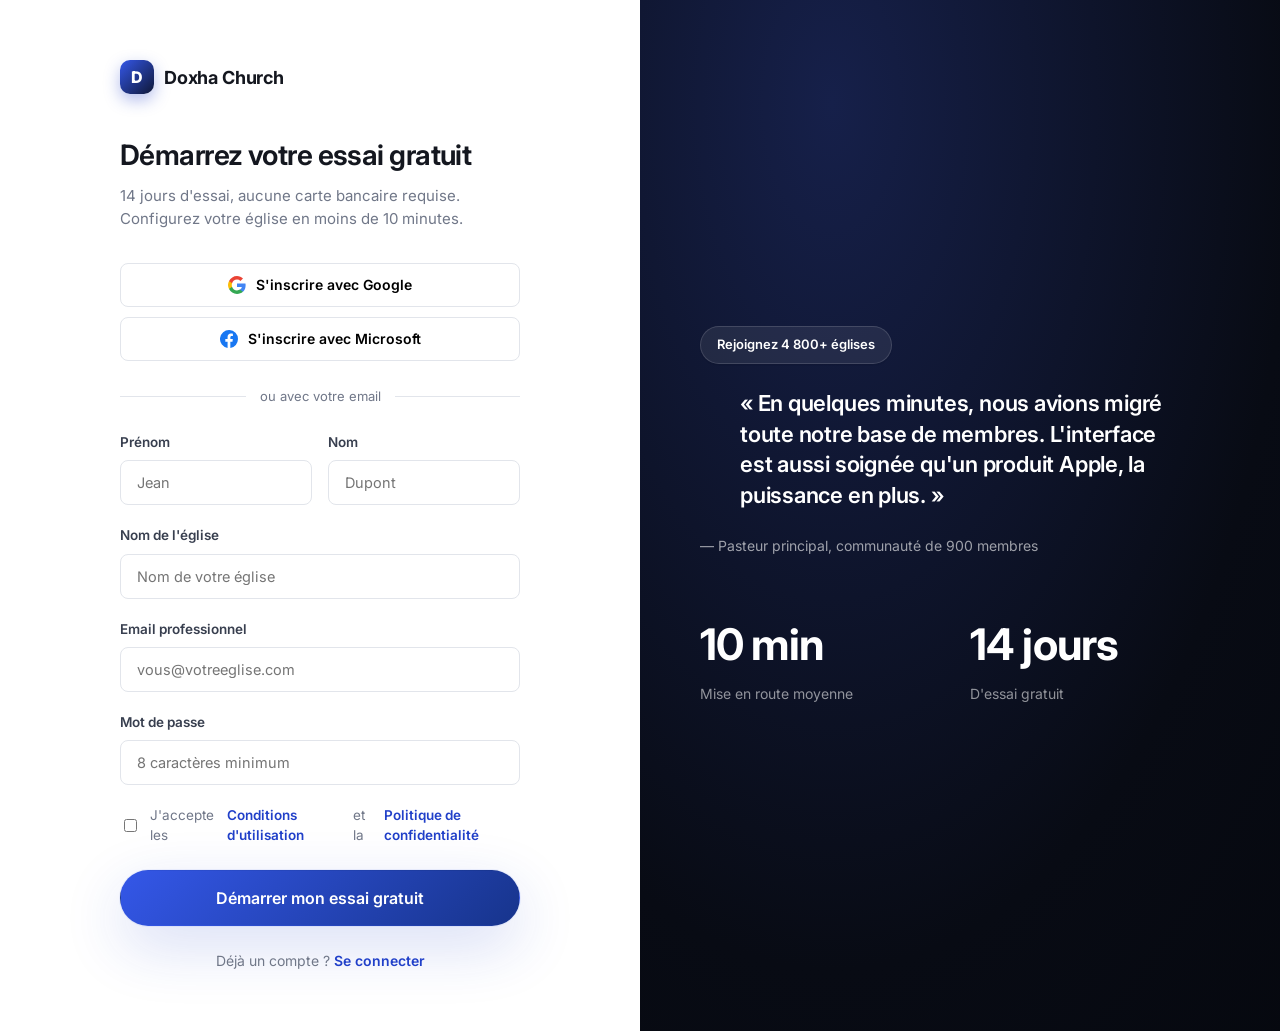
<file: inscription.html>
<!DOCTYPE html>
<html lang="fr">
<head>
<meta charset="UTF-8">
<meta name="viewport" content="width=device-width, initial-scale=1.0">
<title>Créer un compte — Doxha Church</title>
<meta name="description" content="Démarrez votre essai gratuit de 14 jours avec Doxha Church, le logiciel spécialisé pour la gestion d'église, et configurez votre église en moins de 10 minutes.">
<link rel="icon" href="assets/favicon.svg" type="image/svg+xml">
<link rel="preconnect" href="https://fonts.googleapis.com">
<link rel="preconnect" href="https://fonts.gstatic.com" crossorigin>
<link href="https://fonts.googleapis.com/css2?family=Inter:wght@400;500;600;650;700;800&display=swap" rel="stylesheet">
<link rel="stylesheet" href="css/style.css">
</head>
<body>

<div class="auth-wrap">
  <div class="auth-panel">
    <div class="auth-card">
      <a href="index.html" class="brand"><span class="brand-mark">D</span>Doxha Church</a>
      <h1>Démarrez votre essai gratuit</h1>
      <p class="lede">14 jours d'essai, aucune carte bancaire requise. Configurez votre église en moins de 10 minutes.</p>

      <button class="social-btn" type="button">
        <svg width="18" height="18" viewBox="0 0 24 24"><path fill="#4285F4" d="M23.5 12.3c0-.8-.1-1.6-.2-2.3H12v4.5h6.5c-.3 1.5-1.1 2.7-2.4 3.6v3h3.9c2.3-2.1 3.5-5.2 3.5-8.8Z"/><path fill="#34A853" d="M12 24c3.2 0 5.9-1.1 7.9-2.9l-3.9-3c-1.1.7-2.4 1.1-4 1.1-3.1 0-5.7-2.1-6.6-4.9H1.4v3.1C3.4 21.3 7.4 24 12 24Z"/><path fill="#FBBC05" d="M5.4 14.3c-.2-.7-.4-1.5-.4-2.3s.1-1.6.4-2.3V6.6H1.4A12 12 0 0 0 0 12c0 1.9.5 3.8 1.4 5.4l4-3.1Z"/><path fill="#EA4335" d="M12 4.8c1.8 0 3.3.6 4.6 1.8l3.4-3.4C17.9 1.2 15.2 0 12 0 7.4 0 3.4 2.7 1.4 6.6l4 3.1c.9-2.8 3.5-4.9 6.6-4.9Z"/></svg>
        S'inscrire avec Google
      </button>
      <button class="social-btn" type="button">
        <svg width="18" height="18" viewBox="0 0 24 24"><path fill="#1877F2" d="M24 12a12 12 0 1 0-13.9 11.9v-8.4H7.1V12h3v-2.6c0-3 1.8-4.6 4.5-4.6 1.3 0 2.6.2 2.6.2v2.9h-1.5c-1.5 0-1.9.9-1.9 1.9V12h3.3l-.5 3.5h-2.8v8.4A12 12 0 0 0 24 12Z"/></svg>
        S'inscrire avec Microsoft
      </button>

      <div class="auth-divider">ou avec votre email</div>

      <form data-demo-form>
        <div class="form-row-2">
          <div class="form-field">
            <label for="firstname">Prénom</label>
            <input type="text" id="firstname" name="firstname" placeholder="Jean" required>
          </div>
          <div class="form-field">
            <label for="lastname">Nom</label>
            <input type="text" id="lastname" name="lastname" placeholder="Dupont" required>
          </div>
        </div>
        <div class="form-field">
          <label for="org">Nom de l'église</label>
          <input type="text" id="org" name="org" placeholder="Nom de votre église" required>
        </div>
        <div class="form-field">
          <label for="email">Email professionnel</label>
          <input type="email" id="email" name="email" placeholder="vous@votreeglise.com" required>
        </div>
        <div class="form-field">
          <label for="password">Mot de passe</label>
          <input type="password" id="password" name="password" placeholder="8 caractères minimum" required>
        </div>
        <label class="check-row"><input type="checkbox" required> J'accepte les <a href="#" style="color:var(--accent); font-weight:600;">Conditions d'utilisation</a> et la <a href="#" style="color:var(--accent); font-weight:600;">Politique de confidentialité</a></label>
        <button type="submit" class="btn btn-primary btn-block btn-lg">Démarrer mon essai gratuit</button>
        <p class="form-feedback mt-16" style="display:none; color:var(--accent); font-weight:600; font-size:14px;"></p>
      </form>

      <p class="form-foot">Déjà un compte ? <a href="connexion.html">Se connecter</a></p>
    </div>
  </div>

  <div class="auth-side">
    <div>
      <span class="pill-badge" style="background:rgba(255,255,255,0.08); border-color:rgba(255,255,255,0.14); color:var(--white);">Rejoignez 4 800+ églises</span>
      <blockquote class="mt-24">« En quelques minutes, nous avions migré toute notre base de membres. L'interface est aussi soignée qu'un produit Apple, la puissance en plus. »</blockquote>
      <p class="quote-by">— Pasteur principal, communauté de 900 membres</p>
      <div class="grid grid-2 mt-56" style="gap:20px;">
        <div class="stat-item" style="text-align:left;"><div class="num" style="color:white;">10 min</div><div class="lbl" style="color:rgba(255,255,255,0.55);">Mise en route moyenne</div></div>
        <div class="stat-item" style="text-align:left;"><div class="num" style="color:white;">14 jours</div><div class="lbl" style="color:rgba(255,255,255,0.55);">D'essai gratuit</div></div>
      </div>
    </div>
  </div>
</div>

<script src="js/main.js"></script>
</body>
</html>
</file>
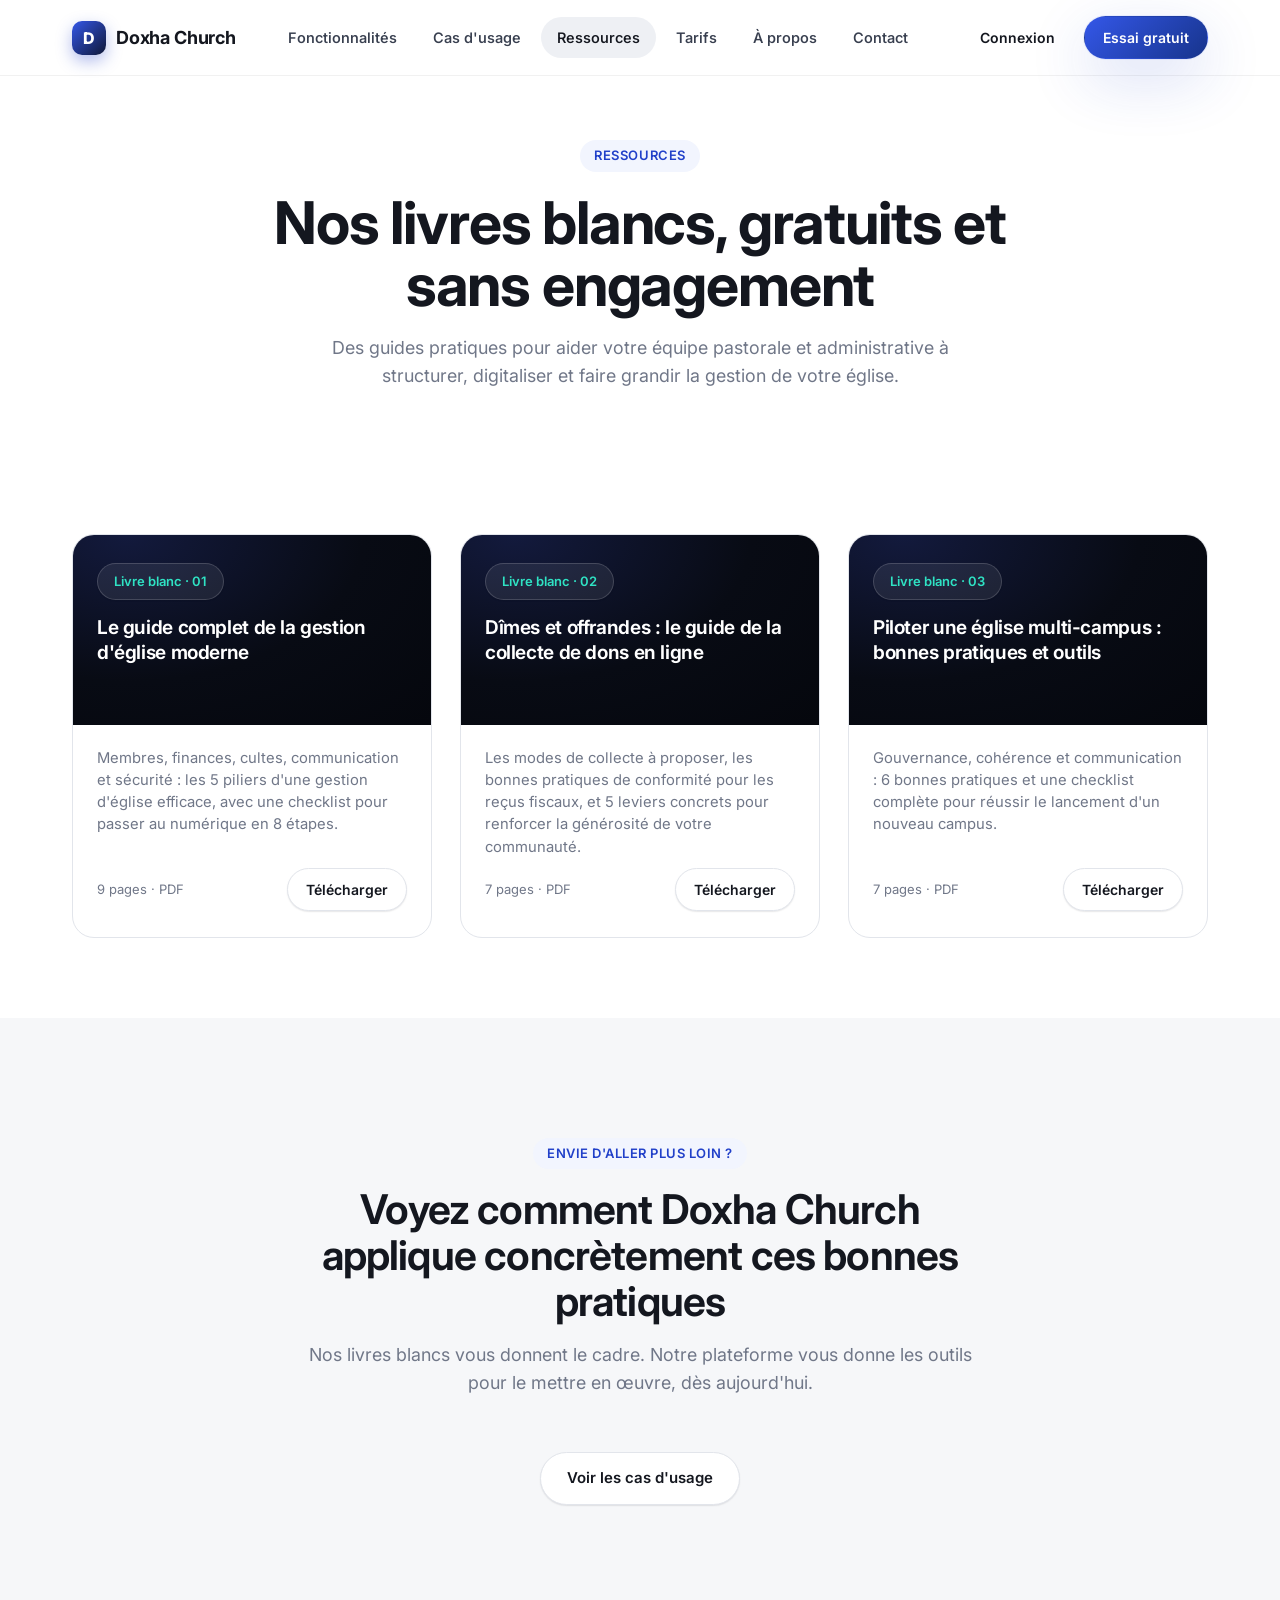
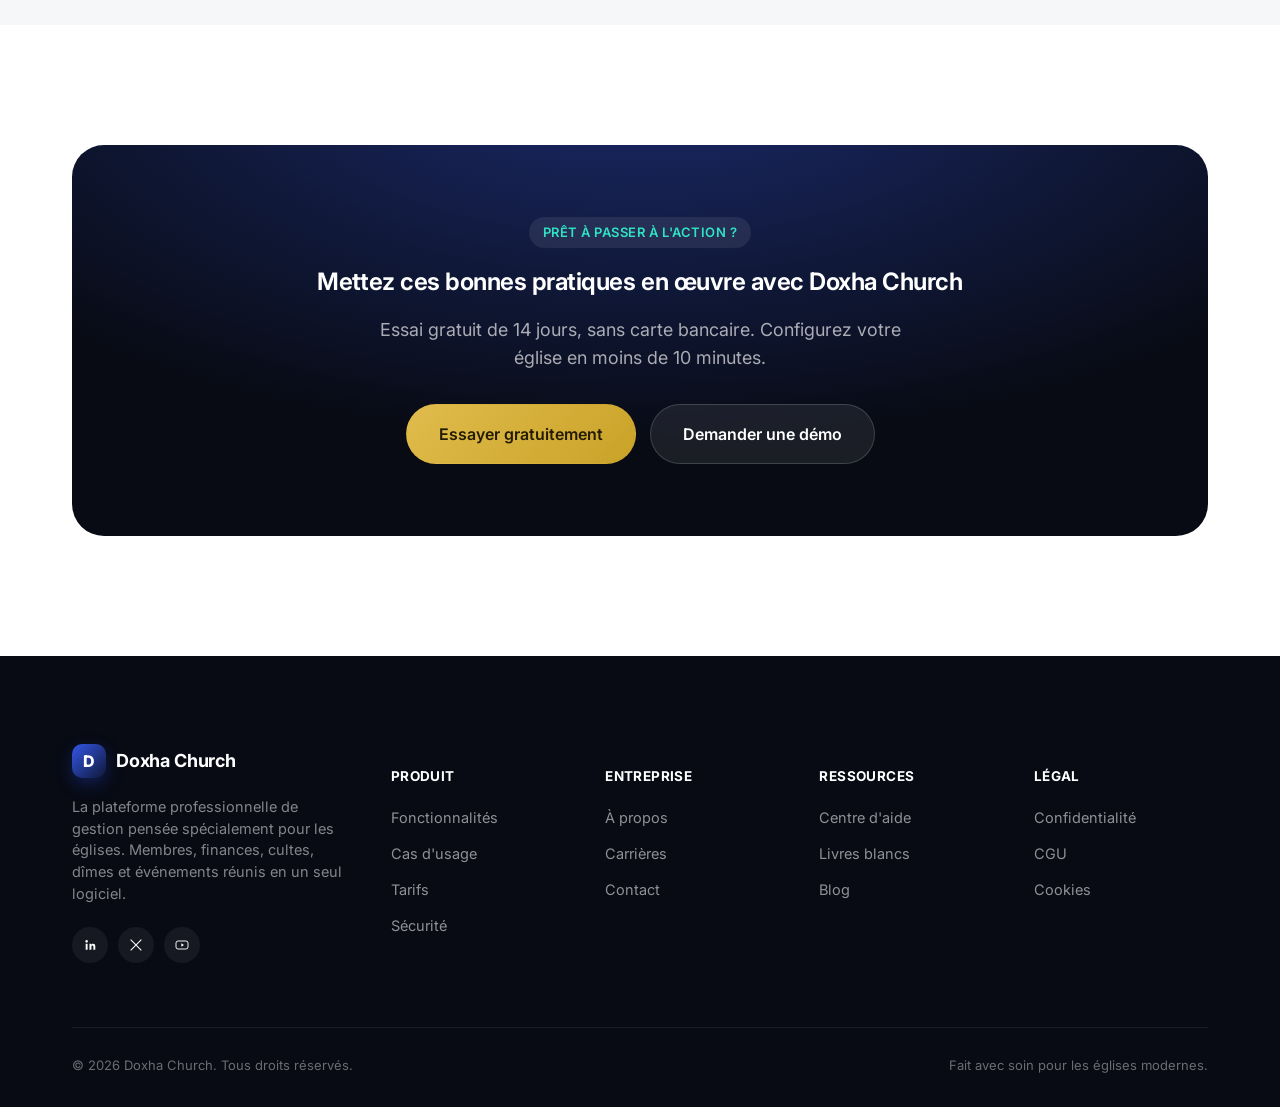
<file: ressources.html>
<!DOCTYPE html>
<html lang="fr">
<head>
<meta charset="UTF-8">
<meta name="viewport" content="width=device-width, initial-scale=1.0">
<title>Ressources & livres blancs — Doxha Church</title>
<meta name="description" content="Téléchargez gratuitement les livres blancs Doxha Church : guides pratiques sur la gestion d'église moderne, la collecte de dons en ligne et le pilotage multi-campus.">
<link rel="icon" href="assets/favicon.svg" type="image/svg+xml">
<link rel="preconnect" href="https://fonts.googleapis.com">
<link rel="preconnect" href="https://fonts.gstatic.com" crossorigin>
<link href="https://fonts.googleapis.com/css2?family=Inter:wght@400;500;600;650;700;800&display=swap" rel="stylesheet">
<link rel="stylesheet" href="css/style.css">
</head>
<body>

<nav class="nav">
  <div class="container nav-inner">
    <a href="index.html" class="brand"><span class="brand-mark">D</span>Doxha Church</a>
    <div class="nav-links">
      <a href="fonctionnalites.html">Fonctionnalités</a>
      <a href="cas-usage.html">Cas d'usage</a>
      <a href="ressources.html" class="active">Ressources</a>
      <a href="tarifs.html">Tarifs</a>
      <a href="a-propos.html">À propos</a>
      <a href="contact.html">Contact</a>
    </div>
    <div class="nav-actions">
      <a href="connexion.html" class="btn btn-ghost btn-sm">Connexion</a>
      <a href="inscription.html" class="btn btn-primary btn-sm">Essai gratuit</a>
      <button class="nav-toggle" aria-label="Ouvrir le menu" aria-expanded="false">
        <svg width="18" height="14" viewBox="0 0 18 14" fill="none"><path d="M0 1H18M0 7H18M0 13H18" stroke="#14171f" stroke-width="1.6"/></svg>
      </button>
    </div>
  </div>
  <div class="mobile-menu">
    <a href="fonctionnalites.html">Fonctionnalités</a>
    <a href="cas-usage.html">Cas d'usage</a>
    <a href="ressources.html">Ressources</a>
    <a href="tarifs.html">Tarifs</a>
    <a href="a-propos.html">À propos</a>
    <a href="contact.html">Contact</a>
    <div class="btn-row">
      <a href="connexion.html" class="btn btn-secondary btn-block">Connexion</a>
      <a href="inscription.html" class="btn btn-primary btn-block">Essai gratuit</a>
    </div>
  </div>
</nav>

<header class="page-hero">
  <div class="container">
    <span class="eyebrow reveal in-view">Ressources</span>
    <h1 class="h1 reveal in-view">Nos livres blancs, gratuits et sans engagement</h1>
    <p class="lede reveal in-view">Des guides pratiques pour aider votre équipe pastorale et administrative à structurer, digitaliser et faire grandir la gestion de votre église.</p>
  </div>
</header>

<section class="section-pad-sm">
  <div class="container">
    <div class="grid grid-3">

      <div class="feature-card reveal" style="padding:0; overflow:hidden; display:flex; flex-direction:column;">
        <div style="background:radial-gradient(120% 140% at 15% 0%, #131a3d 0%, var(--navy-900) 55%, #05070d 100%); color:#fff; padding:28px 24px; min-height:190px; display:flex; flex-direction:column;">
          <span class="pill-badge" style="background:rgba(255,255,255,0.08); border-color:rgba(255,255,255,0.16); color:var(--teal-400); align-self:flex-start;">Livre blanc · 01</span>
          <h3 style="color:#fff; margin-top:16px; font-size:19px; line-height:1.3;">Le guide complet de la gestion d'église moderne</h3>
        </div>
        <div style="padding:22px 24px 26px; display:flex; flex-direction:column; flex:1;">
          <p style="flex:1;">Membres, finances, cultes, communication et sécurité : les 5 piliers d'une gestion d'église efficace, avec une checklist pour passer au numérique en 8 étapes.</p>
          <div style="display:flex; align-items:center; justify-content:space-between; margin-top:10px;">
            <span style="font-size:13px; color:var(--text-muted);">9 pages · PDF</span>
            <a href="ressources/guide-gestion-eglise-moderne.pdf" class="btn btn-secondary btn-sm" target="_blank" rel="noopener">Télécharger</a>
          </div>
        </div>
      </div>

      <div class="feature-card reveal" style="padding:0; overflow:hidden; display:flex; flex-direction:column;">
        <div style="background:radial-gradient(120% 140% at 15% 0%, #131a3d 0%, var(--navy-900) 55%, #05070d 100%); color:#fff; padding:28px 24px; min-height:190px; display:flex; flex-direction:column;">
          <span class="pill-badge" style="background:rgba(255,255,255,0.08); border-color:rgba(255,255,255,0.16); color:var(--teal-400); align-self:flex-start;">Livre blanc · 02</span>
          <h3 style="color:#fff; margin-top:16px; font-size:19px; line-height:1.3;">Dîmes et offrandes : le guide de la collecte de dons en ligne</h3>
        </div>
        <div style="padding:22px 24px 26px; display:flex; flex-direction:column; flex:1;">
          <p style="flex:1;">Les modes de collecte à proposer, les bonnes pratiques de conformité pour les reçus fiscaux, et 5 leviers concrets pour renforcer la générosité de votre communauté.</p>
          <div style="display:flex; align-items:center; justify-content:space-between; margin-top:10px;">
            <span style="font-size:13px; color:var(--text-muted);">7 pages · PDF</span>
            <a href="ressources/guide-dimes-et-offrandes.pdf" class="btn btn-secondary btn-sm" target="_blank" rel="noopener">Télécharger</a>
          </div>
        </div>
      </div>

      <div class="feature-card reveal" style="padding:0; overflow:hidden; display:flex; flex-direction:column;">
        <div style="background:radial-gradient(120% 140% at 15% 0%, #131a3d 0%, var(--navy-900) 55%, #05070d 100%); color:#fff; padding:28px 24px; min-height:190px; display:flex; flex-direction:column;">
          <span class="pill-badge" style="background:rgba(255,255,255,0.08); border-color:rgba(255,255,255,0.16); color:var(--teal-400); align-self:flex-start;">Livre blanc · 03</span>
          <h3 style="color:#fff; margin-top:16px; font-size:19px; line-height:1.3;">Piloter une église multi-campus : bonnes pratiques et outils</h3>
        </div>
        <div style="padding:22px 24px 26px; display:flex; flex-direction:column; flex:1;">
          <p style="flex:1;">Gouvernance, cohérence et communication : 6 bonnes pratiques et une checklist complète pour réussir le lancement d'un nouveau campus.</p>
          <div style="display:flex; align-items:center; justify-content:space-between; margin-top:10px;">
            <span style="font-size:13px; color:var(--text-muted);">7 pages · PDF</span>
            <a href="ressources/guide-multi-campus.pdf" class="btn btn-secondary btn-sm" target="_blank" rel="noopener">Télécharger</a>
          </div>
        </div>
      </div>

    </div>
  </div>
</section>

<section class="section-pad bg-alt">
  <div class="container">
    <div class="section-head reveal">
      <span class="eyebrow">Envie d'aller plus loin ?</span>
      <h2 class="h2">Voyez comment Doxha Church applique concrètement ces bonnes pratiques</h2>
      <p class="lede">Nos livres blancs vous donnent le cadre. Notre plateforme vous donne les outils pour le mettre en œuvre, dès aujourd'hui.</p>
    </div>
    <div class="text-center reveal">
      <a href="cas-usage.html" class="btn btn-secondary">Voir les cas d'usage</a>
    </div>
  </div>
</section>

<section class="section-pad">
  <div class="container">
    <div class="cta-banner reveal">
      <span class="eyebrow" style="background:rgba(255,255,255,0.08); color:var(--teal-400);">Prêt à passer à l'action ?</span>
      <h2 class="mt-16">Mettez ces bonnes pratiques en œuvre avec Doxha Church</h2>
      <p class="lede">Essai gratuit de 14 jours, sans carte bancaire. Configurez votre église en moins de 10 minutes.</p>
      <div class="btn-row">
        <a href="inscription.html" class="btn btn-gold btn-lg">Essayer gratuitement</a>
        <a href="contact.html" class="btn btn-on-dark btn-lg">Demander une démo</a>
      </div>
    </div>
  </div>
</section>

<footer class="footer">
  <div class="container">
    <div class="footer-top">
      <div class="footer-about">
        <a href="index.html" class="brand"><span class="brand-mark">D</span>Doxha Church</a>
        <p>La plateforme professionnelle de gestion pensée spécialement pour les églises. Membres, finances, cultes, dîmes et événements réunis en un seul logiciel.</p>
        <div class="social-icons">
          <a href="#" aria-label="LinkedIn"><svg width="16" height="16" viewBox="0 0 24 24" fill="none"><path d="M6.94 8.5a1.94 1.94 0 1 0 0-3.88 1.94 1.94 0 0 0 0 3.88ZM5.5 10.25h2.9V19h-2.9v-8.75ZM10.9 10.25h2.78v1.2h.04c.39-.72 1.33-1.48 2.75-1.48 2.94 0 3.48 1.9 3.48 4.36V19h-2.9v-4.13c0-.98-.02-2.24-1.36-2.24-1.37 0-1.58 1.06-1.58 2.17V19h-2.9v-8.75Z" fill="white"/></svg></a>
          <a href="#" aria-label="X / Twitter"><svg width="16" height="16" viewBox="0 0 24 24" fill="none"><path d="M4 4l16 16M20 4 4 20" stroke="white" stroke-width="1.6"/></svg></a>
          <a href="#" aria-label="YouTube"><svg width="16" height="16" viewBox="0 0 24 24" fill="none"><rect x="3" y="6" width="18" height="12" rx="3" stroke="white" stroke-width="1.4"/><path d="M11 9.5v5l4-2.5-4-2.5Z" fill="white"/></svg></a>
        </div>
      </div>
      <div class="footer-col">
        <h5>Produit</h5>
        <ul>
          <li><a href="fonctionnalites.html">Fonctionnalités</a></li>
          <li><a href="cas-usage.html">Cas d'usage</a></li>
          <li><a href="tarifs.html">Tarifs</a></li>
          <li><a href="fonctionnalites.html#securite">Sécurité</a></li>
        </ul>
      </div>
      <div class="footer-col">
        <h5>Entreprise</h5>
        <ul>
          <li><a href="a-propos.html">À propos</a></li>
          <li><a href="a-propos.html#carrieres">Carrières</a></li>
          <li><a href="contact.html">Contact</a></li>
        </ul>
      </div>
      <div class="footer-col">
        <h5>Ressources</h5>
        <ul>
          <li><a href="contact.html">Centre d'aide</a></li>
          <li><a href="ressources.html">Livres blancs</a></li>
          <li><a href="#">Blog</a></li>
        </ul>
      </div>
      <div class="footer-col">
        <h5>Légal</h5>
        <ul>
          <li><a href="#">Confidentialité</a></li>
          <li><a href="#">CGU</a></li>
          <li><a href="#">Cookies</a></li>
        </ul>
      </div>
    </div>
    <div class="footer-bottom">
      <span>© 2026 Doxha Church. Tous droits réservés.</span>
      <span>Fait avec soin pour les églises modernes.</span>
    </div>
  </div>
</footer>

<script src="js/main.js"></script>
</body>
</html>
</file>
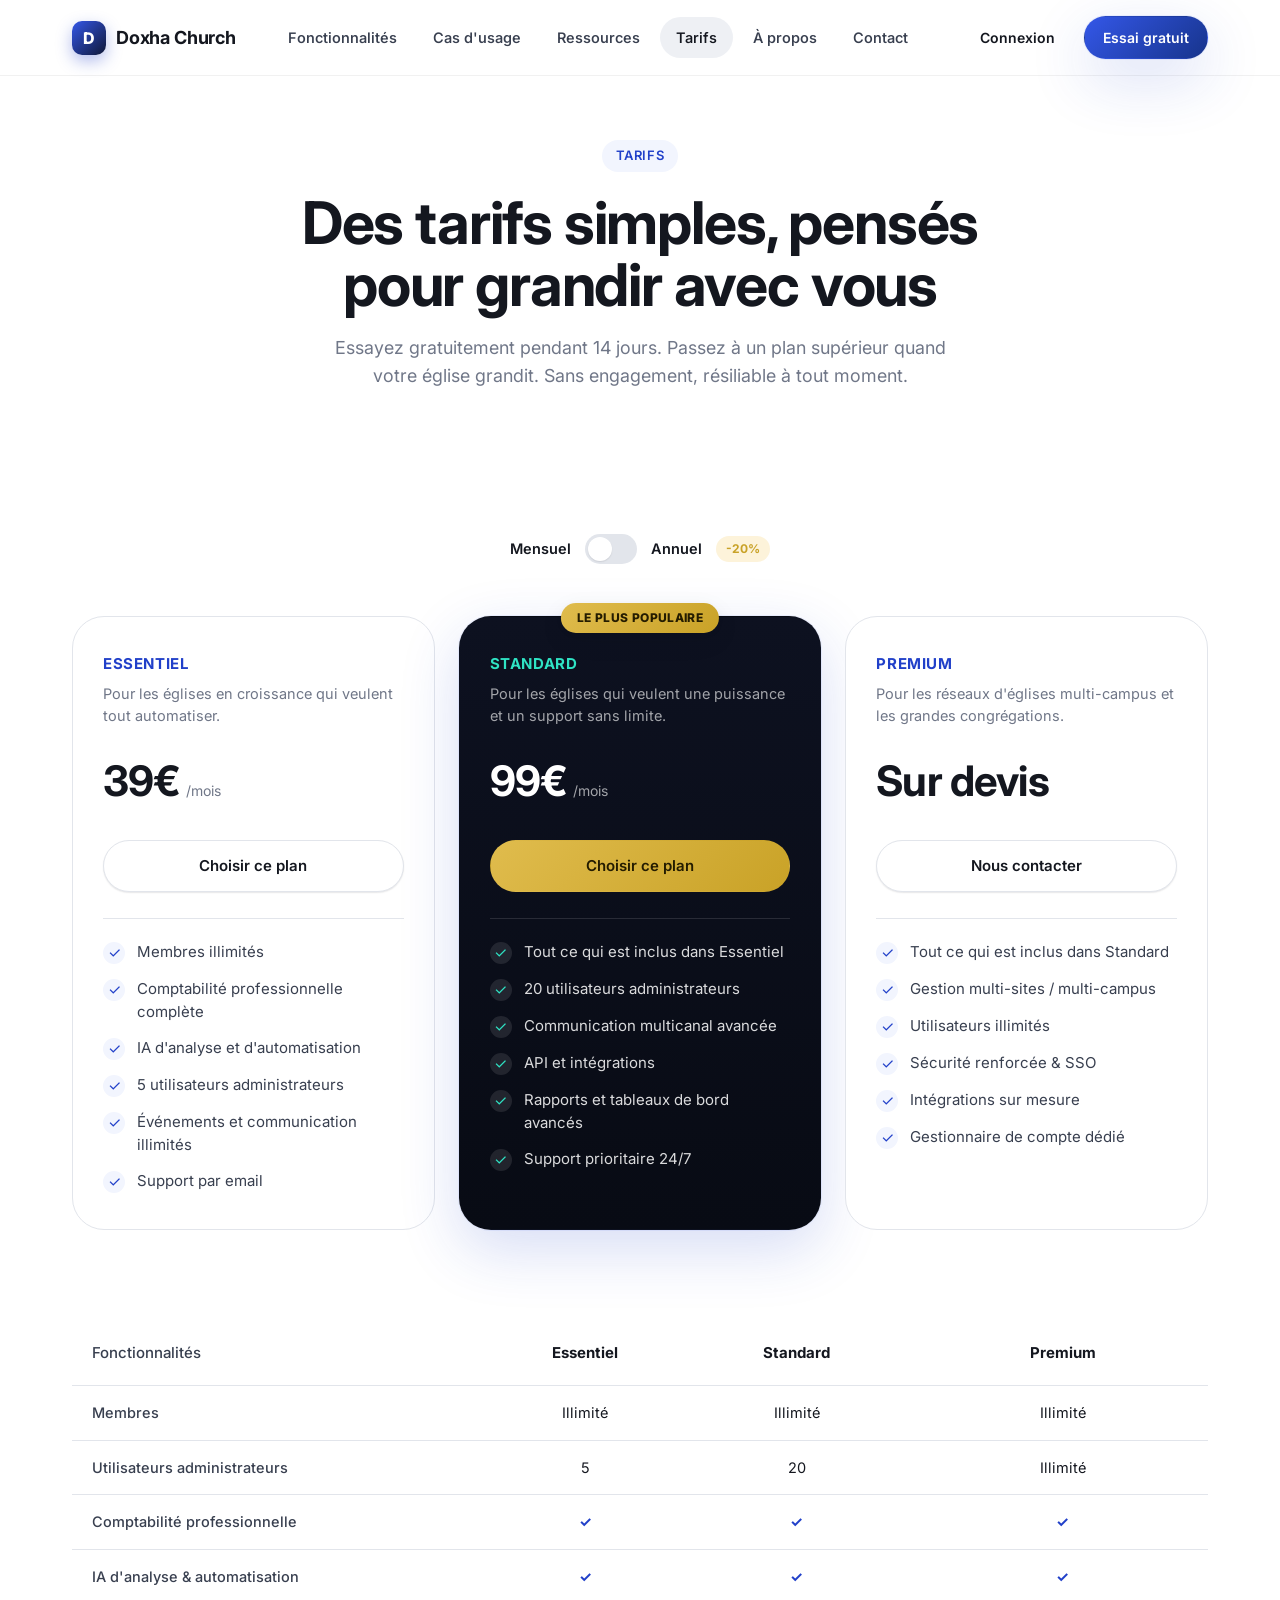
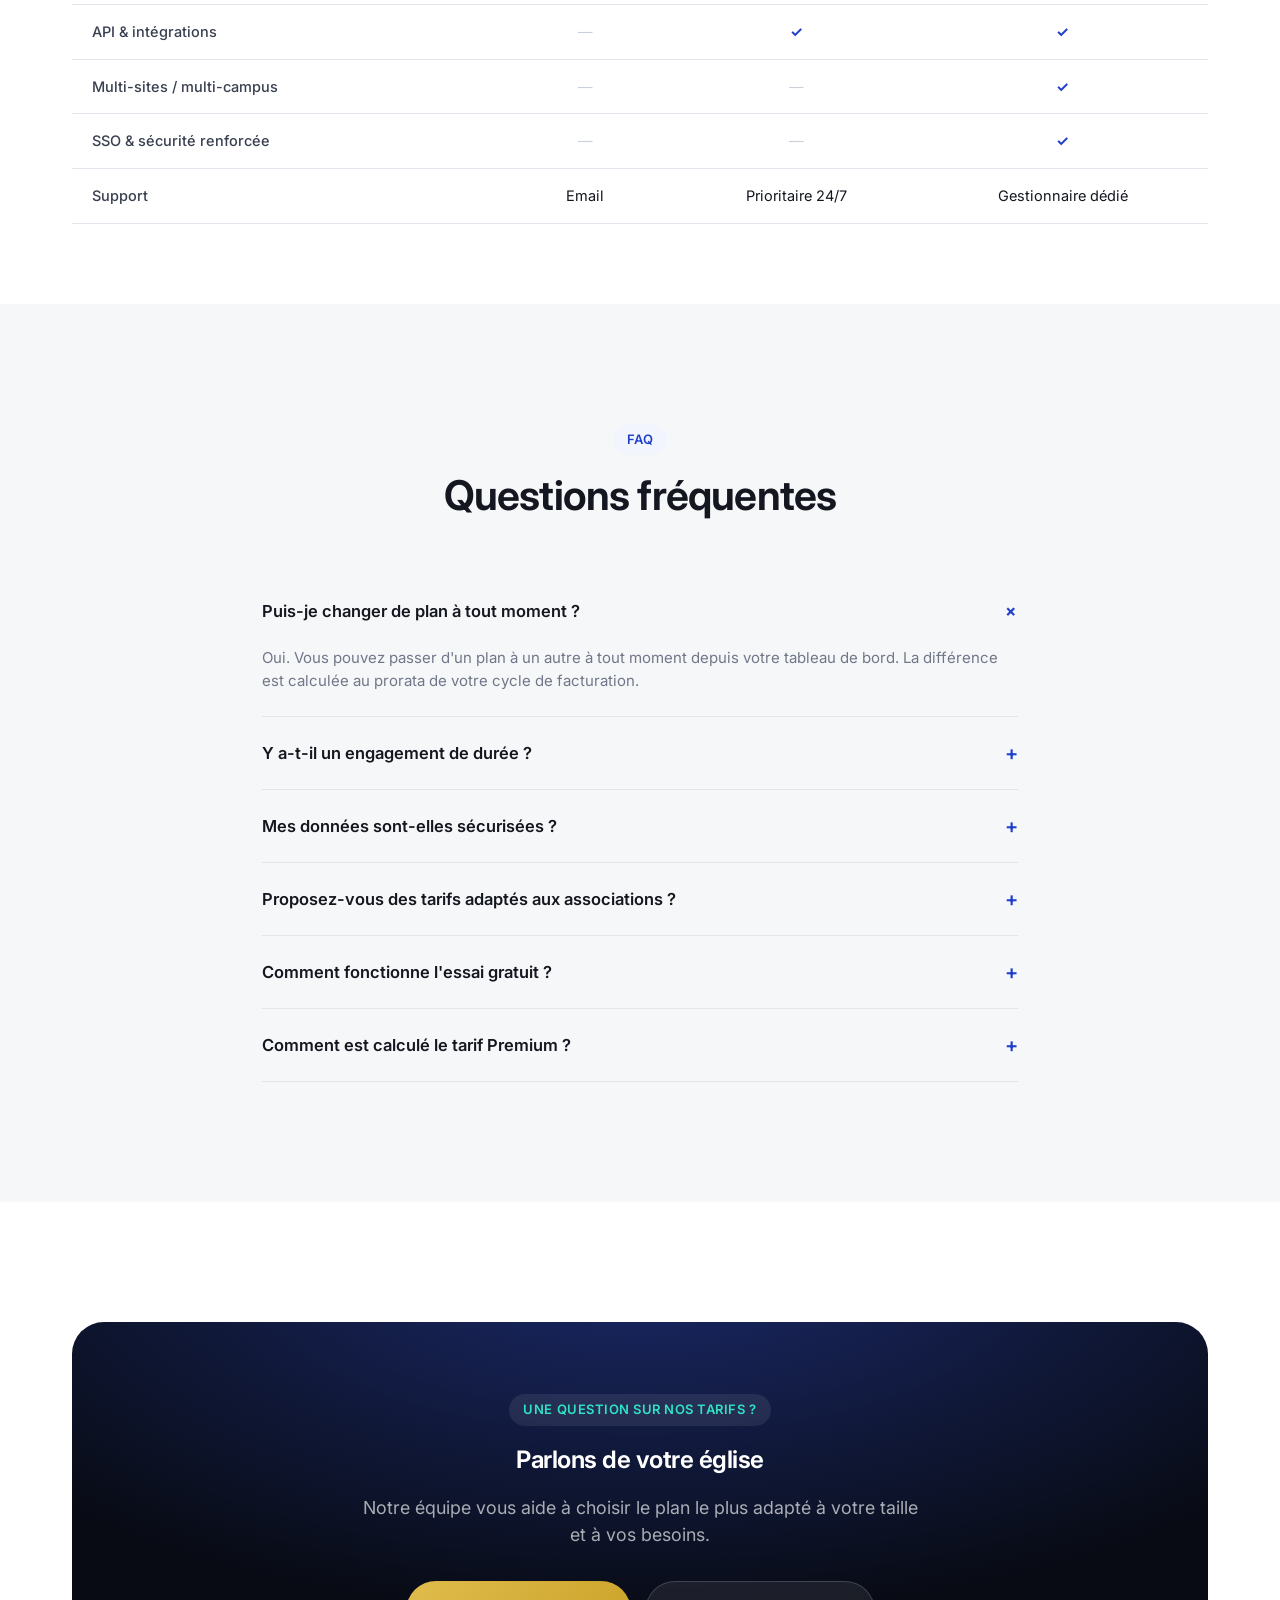
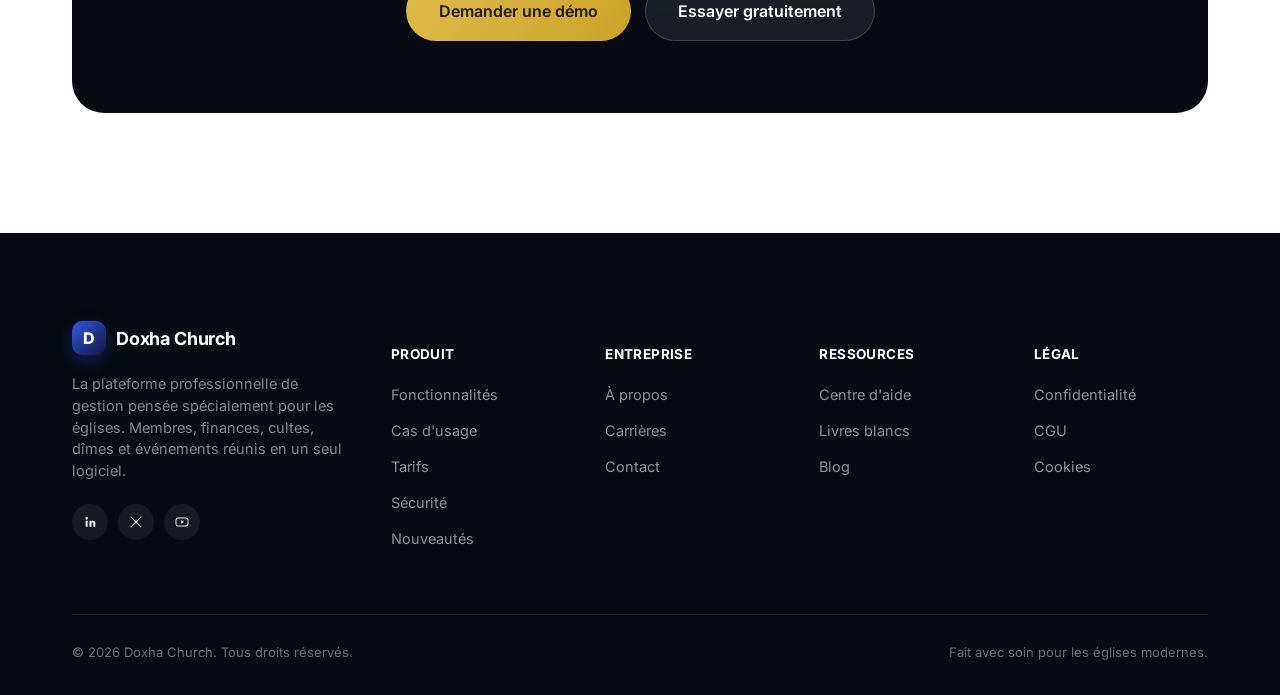
<file: tarifs.html>
<!DOCTYPE html>
<html lang="fr">
<head>
<meta charset="UTF-8">
<meta name="viewport" content="width=device-width, initial-scale=1.0">
<title>Tarifs — Doxha Church</title>
<meta name="description" content="Des tarifs simples et transparents pour Doxha Church, le logiciel spécialisé pour la gestion d'église : Essentiel, Standard et Premium. Choisissez le plan adapté à la taille de votre église.">
<link rel="icon" href="assets/favicon.svg" type="image/svg+xml">
<link rel="preconnect" href="https://fonts.googleapis.com">
<link rel="preconnect" href="https://fonts.gstatic.com" crossorigin>
<link href="https://fonts.googleapis.com/css2?family=Inter:wght@400;500;600;650;700;800&display=swap" rel="stylesheet">
<link rel="stylesheet" href="css/style.css">
</head>
<body>

<nav class="nav">
  <div class="container nav-inner">
    <a href="index.html" class="brand"><span class="brand-mark">D</span>Doxha Church</a>
    <div class="nav-links">
      <a href="fonctionnalites.html">Fonctionnalités</a>
      <a href="cas-usage.html">Cas d'usage</a>
      <a href="ressources.html">Ressources</a>
      <a href="tarifs.html" class="active">Tarifs</a>
      <a href="a-propos.html">À propos</a>
      <a href="contact.html">Contact</a>
    </div>
    <div class="nav-actions">
      <a href="connexion.html" class="btn btn-ghost btn-sm">Connexion</a>
      <a href="inscription.html" class="btn btn-primary btn-sm">Essai gratuit</a>
      <button class="nav-toggle" aria-label="Ouvrir le menu" aria-expanded="false">
        <svg width="18" height="14" viewBox="0 0 18 14" fill="none"><path d="M0 1H18M0 7H18M0 13H18" stroke="#14171f" stroke-width="1.6"/></svg>
      </button>
    </div>
  </div>
  <div class="mobile-menu">
    <a href="fonctionnalites.html">Fonctionnalités</a>
    <a href="cas-usage.html">Cas d'usage</a>
      <a href="ressources.html">Ressources</a>
    <a href="tarifs.html">Tarifs</a>
    <a href="a-propos.html">À propos</a>
    <a href="contact.html">Contact</a>
    <div class="btn-row">
      <a href="connexion.html" class="btn btn-secondary btn-block">Connexion</a>
      <a href="inscription.html" class="btn btn-primary btn-block">Essai gratuit</a>
    </div>
  </div>
</nav>

<header class="page-hero">
  <div class="container">
    <span class="eyebrow reveal in-view">Tarifs</span>
    <h1 class="h1 reveal in-view">Des tarifs simples, pensés pour grandir avec vous</h1>
    <p class="lede reveal in-view">Essayez gratuitement pendant 14 jours. Passez à un plan supérieur quand votre église grandit. Sans engagement, résiliable à tout moment.</p>
  </div>
</header>

<section class="section-pad-sm">
  <div class="container">
    <div class="billing-toggle reveal">
      <span style="font-weight:600; font-size:14.5px;">Mensuel</span>
      <button class="switch" role="switch" aria-checked="false" aria-label="Basculer facturation annuelle"></button>
      <span style="font-weight:600; font-size:14.5px;">Annuel</span>
      <span class="save-badge">-20%</span>
    </div>

    <div class="pricing-grid">
      <div class="price-card reveal">
        <div class="plan-name">Essentiel</div>
        <p class="plan-desc">Pour les églises en croissance qui veulent tout automatiser.</p>
        <div class="price-value">
          <span class="amount" data-monthly="39€" data-annual="31€">39€</span>
          <span class="price-period" data-period>/mois</span>
        </div>
        <a href="inscription.html" class="btn btn-secondary btn-block">Choisir ce plan</a>
        <ul class="feature-list">
          <li><span class="ico-check">✓</span> Membres illimités</li>
          <li><span class="ico-check">✓</span> Comptabilité professionnelle complète</li>
          <li><span class="ico-check">✓</span> IA d'analyse et d'automatisation</li>
          <li><span class="ico-check">✓</span> 5 utilisateurs administrateurs</li>
          <li><span class="ico-check">✓</span> Événements et communication illimités</li>
          <li><span class="ico-check">✓</span> Support par email</li>
        </ul>
      </div>

      <div class="price-card featured reveal">
        <span class="badge-pop">Le plus populaire</span>
        <div class="plan-name">Standard</div>
        <p class="plan-desc">Pour les églises qui veulent une puissance et un support sans limite.</p>
        <div class="price-value">
          <span class="amount" data-monthly="99€" data-annual="79€">99€</span>
          <span class="price-period" data-period>/mois</span>
        </div>
        <a href="inscription.html" class="btn btn-gold btn-block">Choisir ce plan</a>
        <ul class="feature-list">
          <li><span class="ico-check">✓</span> Tout ce qui est inclus dans Essentiel</li>
          <li><span class="ico-check">✓</span> 20 utilisateurs administrateurs</li>
          <li><span class="ico-check">✓</span> Communication multicanal avancée</li>
          <li><span class="ico-check">✓</span> API et intégrations</li>
          <li><span class="ico-check">✓</span> Rapports et tableaux de bord avancés</li>
          <li><span class="ico-check">✓</span> Support prioritaire 24/7</li>
        </ul>
      </div>

      <div class="price-card reveal">
        <div class="plan-name">Premium</div>
        <p class="plan-desc">Pour les réseaux d'églises multi-campus et les grandes congrégations.</p>
        <div class="price-value">
          <span class="amount">Sur devis</span>
        </div>
        <a href="contact.html" class="btn btn-secondary btn-block">Nous contacter</a>
        <ul class="feature-list">
          <li><span class="ico-check">✓</span> Tout ce qui est inclus dans Standard</li>
          <li><span class="ico-check">✓</span> Gestion multi-sites / multi-campus</li>
          <li><span class="ico-check">✓</span> Utilisateurs illimités</li>
          <li><span class="ico-check">✓</span> Sécurité renforcée & SSO</li>
          <li><span class="ico-check">✓</span> Intégrations sur mesure</li>
          <li><span class="ico-check">✓</span> Gestionnaire de compte dédié</li>
        </ul>
      </div>
    </div>

    <div class="compare-table-wrap reveal">
      <table class="compare-table">
        <thead>
          <tr>
            <th>Fonctionnalités</th>
            <th>Essentiel</th>
            <th>Standard</th>
            <th>Premium</th>
          </tr>
        </thead>
        <tbody>
          <tr><td>Membres</td><td>Illimité</td><td>Illimité</td><td>Illimité</td></tr>
          <tr><td>Utilisateurs administrateurs</td><td>5</td><td>20</td><td>Illimité</td></tr>
          <tr><td>Comptabilité professionnelle</td><td class="yes">✓</td><td class="yes">✓</td><td class="yes">✓</td></tr>
          <tr><td>IA d'analyse & automatisation</td><td class="yes">✓</td><td class="yes">✓</td><td class="yes">✓</td></tr>
          <tr><td>API & intégrations</td><td class="no">—</td><td class="yes">✓</td><td class="yes">✓</td></tr>
          <tr><td>Multi-sites / multi-campus</td><td class="no">—</td><td class="no">—</td><td class="yes">✓</td></tr>
          <tr><td>SSO & sécurité renforcée</td><td class="no">—</td><td class="no">—</td><td class="yes">✓</td></tr>
          <tr><td>Support</td><td>Email</td><td>Prioritaire 24/7</td><td>Gestionnaire dédié</td></tr>
        </tbody>
      </table>
    </div>
  </div>
</section>

<section class="section-pad bg-alt">
  <div class="container" style="max-width:820px;">
    <div class="section-head reveal">
      <span class="eyebrow">FAQ</span>
      <h2 class="h2">Questions fréquentes</h2>
    </div>
    <div class="reveal">
      <div class="faq-item open">
        <button class="faq-q">Puis-je changer de plan à tout moment ? <span class="plus">+</span></button>
        <div class="faq-a"><p>Oui. Vous pouvez passer d'un plan à un autre à tout moment depuis votre tableau de bord. La différence est calculée au prorata de votre cycle de facturation.</p></div>
      </div>
      <div class="faq-item">
        <button class="faq-q">Y a-t-il un engagement de durée ? <span class="plus">+</span></button>
        <div class="faq-a"><p>Aucun engagement. Tous les plans sont sans contrat et résiliables à tout moment, en un clic.</p></div>
      </div>
      <div class="faq-item">
        <button class="faq-q">Mes données sont-elles sécurisées ? <span class="plus">+</span></button>
        <div class="faq-a"><p>Oui. Toutes les données sont chiffrées (AES-256), sauvegardées quotidiennement et hébergées sur une infrastructure conforme RGPD.</p></div>
      </div>
      <div class="faq-item">
        <button class="faq-q">Proposez-vous des tarifs adaptés aux associations ? <span class="plus">+</span></button>
        <div class="faq-a"><p>Oui, des réductions sont disponibles pour les petites églises et les associations à but non lucratif. Contactez notre équipe commerciale pour en savoir plus.</p></div>
      </div>
      <div class="faq-item">
        <button class="faq-q">Comment fonctionne l'essai gratuit ? <span class="plus">+</span></button>
        <div class="faq-a"><p>Chaque plan est accessible gratuitement pendant 14 jours, sans carte bancaire. Vous pouvez annuler à tout moment avant la fin de l'essai.</p></div>
      </div>
      <div class="faq-item">
        <button class="faq-q">Comment est calculé le tarif Premium ? <span class="plus">+</span></button>
        <div class="faq-a"><p>Le plan Premium est adapté au nombre de campus, de membres et aux intégrations souhaitées. Contactez notre équipe pour recevoir un devis personnalisé sous 24h.</p></div>
      </div>
    </div>
  </div>
</section>

<section class="section-pad">
  <div class="container">
    <div class="cta-banner reveal">
      <span class="eyebrow" style="background:rgba(255,255,255,0.08); color:var(--teal-400);">Une question sur nos tarifs ?</span>
      <h2 class="mt-16">Parlons de votre église</h2>
      <p class="lede">Notre équipe vous aide à choisir le plan le plus adapté à votre taille et à vos besoins.</p>
      <div class="btn-row">
        <a href="contact.html" class="btn btn-gold btn-lg">Demander une démo</a>
        <a href="inscription.html" class="btn btn-on-dark btn-lg">Essayer gratuitement</a>
      </div>
    </div>
  </div>
</section>

<footer class="footer">
  <div class="container">
    <div class="footer-top">
      <div class="footer-about">
        <a href="index.html" class="brand"><span class="brand-mark">D</span>Doxha Church</a>
        <p>La plateforme professionnelle de gestion pensée spécialement pour les églises. Membres, finances, cultes, dîmes et événements réunis en un seul logiciel.</p>
        <div class="social-icons">
          <a href="#" aria-label="LinkedIn"><svg width="16" height="16" viewBox="0 0 24 24" fill="none"><path d="M6.94 8.5a1.94 1.94 0 1 0 0-3.88 1.94 1.94 0 0 0 0 3.88ZM5.5 10.25h2.9V19h-2.9v-8.75ZM10.9 10.25h2.78v1.2h.04c.39-.72 1.33-1.48 2.75-1.48 2.94 0 3.48 1.9 3.48 4.36V19h-2.9v-4.13c0-.98-.02-2.24-1.36-2.24-1.37 0-1.58 1.06-1.58 2.17V19h-2.9v-8.75Z" fill="white"/></svg></a>
          <a href="#" aria-label="X / Twitter"><svg width="16" height="16" viewBox="0 0 24 24" fill="none"><path d="M4 4l16 16M20 4 4 20" stroke="white" stroke-width="1.6"/></svg></a>
          <a href="#" aria-label="YouTube"><svg width="16" height="16" viewBox="0 0 24 24" fill="none"><rect x="3" y="6" width="18" height="12" rx="3" stroke="white" stroke-width="1.4"/><path d="M11 9.5v5l4-2.5-4-2.5Z" fill="white"/></svg></a>
        </div>
      </div>
      <div class="footer-col">
        <h5>Produit</h5>
        <ul>
          <li><a href="fonctionnalites.html">Fonctionnalités</a></li>
          <li><a href="cas-usage.html">Cas d'usage</a></li>
          <li><a href="tarifs.html">Tarifs</a></li>
          <li><a href="fonctionnalites.html#securite">Sécurité</a></li>
          <li><a href="index.html">Nouveautés</a></li>
        </ul>
      </div>
      <div class="footer-col">
        <h5>Entreprise</h5>
        <ul>
          <li><a href="a-propos.html">À propos</a></li>
          <li><a href="a-propos.html#carrieres">Carrières</a></li>
          <li><a href="contact.html">Contact</a></li>
        </ul>
      </div>
      <div class="footer-col">
        <h5>Ressources</h5>
        <ul>
          <li><a href="contact.html">Centre d'aide</a></li>
          <li><a href="ressources.html">Livres blancs</a></li>
          <li><a href="#">Blog</a></li>
        </ul>
      </div>
      <div class="footer-col">
        <h5>Légal</h5>
        <ul>
          <li><a href="#">Confidentialité</a></li>
          <li><a href="#">CGU</a></li>
          <li><a href="#">Cookies</a></li>
        </ul>
      </div>
    </div>
    <div class="footer-bottom">
      <span>© 2026 Doxha Church. Tous droits réservés.</span>
      <span>Fait avec soin pour les églises modernes.</span>
    </div>
  </div>
</footer>

<script src="js/main.js"></script>
</body>
</html>
</file>
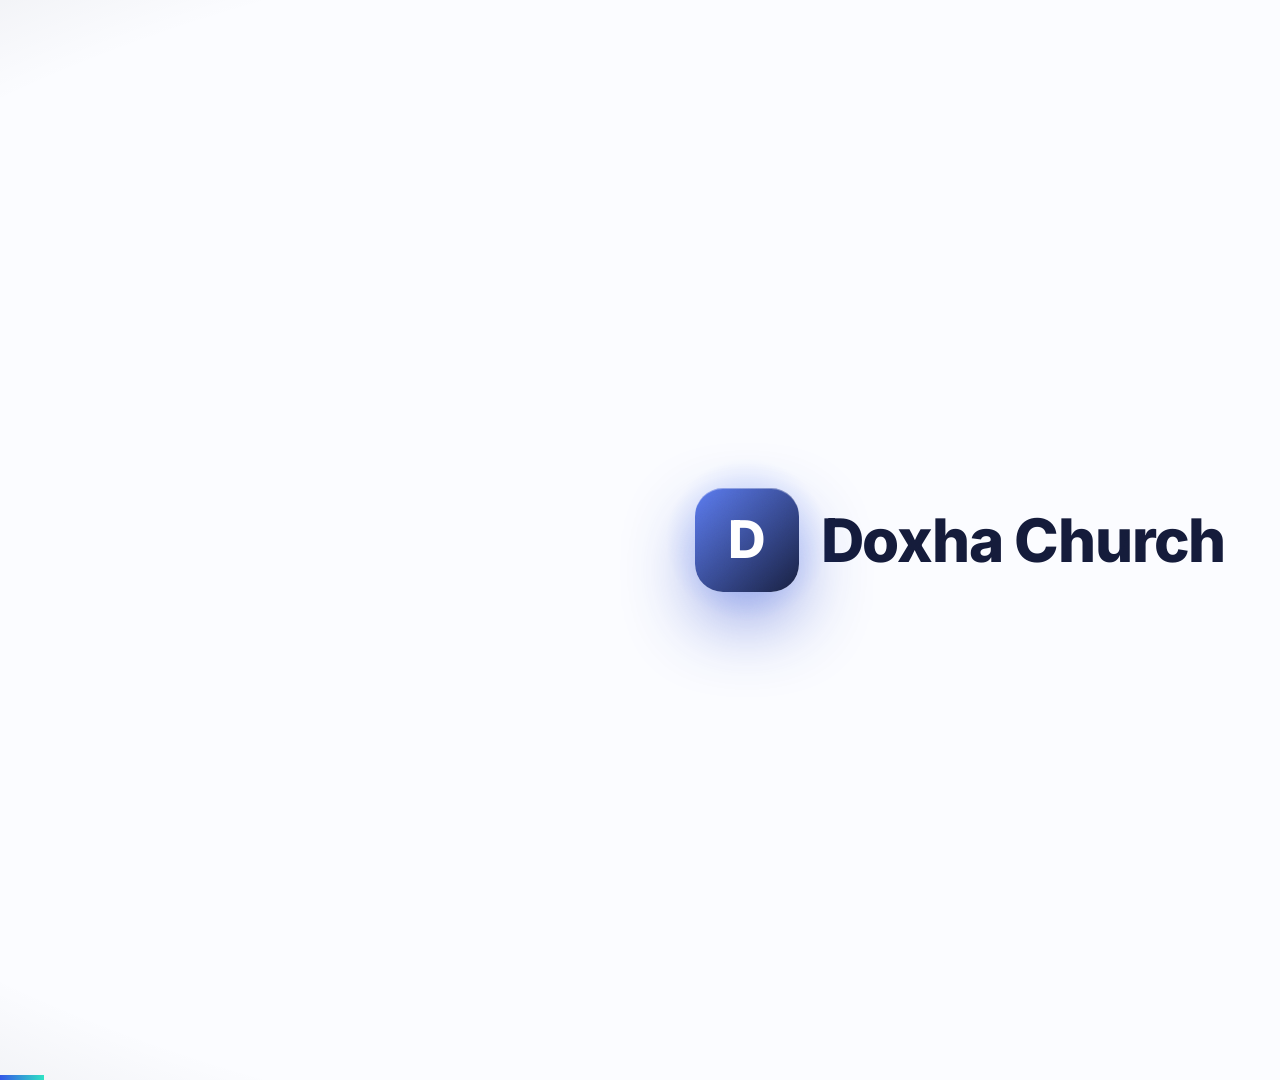
<file: video/promo-video-source.html>
<!DOCTYPE html>
<html lang="fr">
<head>
<meta charset="UTF-8">
<title>Doxha Church — Promo</title>
<link rel="stylesheet" href="../css/devices.css">
<link rel="stylesheet" href="../css/style.css">
<style>
  @font-face {
    font-family: 'Inter';
    font-style: normal;
    font-weight: 100 900;
    font-display: block;
    src: url('fonts/Inter-Variable.woff2') format('woff2-variations'), url('fonts/Inter-Variable.woff2') format('woff2');
  }
  html, body { margin:0; padding:0; width:1920px; height:1080px; overflow:hidden; background:#000; font-family: 'Inter', -apple-system, "Segoe UI", Roboto, "Liberation Sans", Arial, sans-serif; }
  * { box-sizing: border-box; }
  #stage { position:relative; width:1920px; height:1080px; overflow:hidden; }

  .scene {
    position:absolute; inset:0; display:flex; align-items:center; justify-content:center; flex-direction:column;
    opacity:0; transition: opacity .5s ease; overflow:hidden;
  }
  .scene.active { opacity:1; z-index:2; }
  .scene.bg-paper { background:#fbfcff; }
  .scene.bg-sky {
    background: linear-gradient(120deg, #d8e6fb 0%, #e4eefd 22%, #d2e2fb 45%, #dfebfd 68%, #d8e6fb 100%);
    background-size: 320% 320%;
  }
  .scene.active.bg-sky { animation: bgFlow 26s ease-in-out infinite; }
  @keyframes bgFlow {
    0%   { background-position: 0% 45%; }
    50%  { background-position: 100% 55%; }
    100% { background-position: 0% 45%; }
  }
  /* subtle film-grain texture over every scene, so nothing reads as a flat digital gradient */
  #grain {
    position:absolute; inset:-50%; z-index:4; pointer-events:none; opacity:.05; mix-blend-mode:overlay;
    background-image:url("data:image/svg+xml;utf8,<svg xmlns='http://www.w3.org/2000/svg' width='180' height='180'><filter id='n'><feTurbulence type='fractalNoise' baseFrequency='0.9' numOctaves='2' stitchTiles='stitch'/></filter><rect width='100%25' height='100%25' filter='url(%23n)'/></svg>");
    background-size: 220px 220px;
    animation: grainShift 1.1s steps(6) infinite;
  }
  @keyframes grainShift {
    0%   { transform: translate(0,0); }
    20%  { transform: translate(-2%,-1%); }
    40%  { transform: translate(1%,2%); }
    60%  { transform: translate(-1%,1%); }
    80%  { transform: translate(2%,-2%); }
    100% { transform: translate(0,0); }
  }

  .scene-cam { position:absolute; inset:0; display:flex; align-items:center; justify-content:center; flex-direction:column; }
  .scene.active .scene-cam { animation: camBreathe 6s ease-in-out infinite alternate; }
  @keyframes camBreathe { from { transform: scale(1) translateY(0); } to { transform: scale(1.015) translateY(-5px); } }

  .sparkle { display:inline-block; width:.62em; height:.62em; vertical-align:.02em; }
  .sparkle svg { width:100%; height:100%; }

  /* ---- typewriter: smooth, continuous, natural ---- */
  .typewrite { font-weight: 600; text-align:center; }
  .tw-cursor { display:inline-block; width:3px; margin-left:2px; vertical-align:-.06em; animation: twBlink .9s steps(1) infinite; background:#3457e8; }
  @keyframes twBlink { 50% { opacity:0; } }
  .tw-accent { background:linear-gradient(135deg,#3457e8,#2fe3c4); -webkit-background-clip:text; background-clip:text; color:transparent; font-weight:700; }

  .line-big { font-size:64px; font-weight:600; letter-spacing:-.02em; line-height:1.35; max-width:1500px; }
  .line-big.on-light { color:#141b3a; }
  .line-sub { font-size:28px; font-weight:500; margin-top:6px; }
  .line-sub.on-light { color:#5b6274; }
  .line-mid { font-size:40px; font-weight:600; letter-spacing:-.015em; text-align:center; }
  .line-mid.on-light { color:#141b3a; }

  .brand-row { display:flex; align-items:center; gap:22px; opacity:0; transform:scale(.85); }
  .brand-row.in { animation: brandIn .6s cubic-bezier(.2,1.4,.3,1) forwards; }
  @keyframes brandIn { to { opacity:1; transform:scale(1); } }
  .brand-mark-lg { width:104px; height:104px; border-radius:28px; background:linear-gradient(135deg,#5c7cf2,#0a0d1c 120%); display:flex; align-items:center; justify-content:center; color:#fff; font-weight:800; font-size:52px; box-shadow:0 30px 70px rgba(33,64,201,.45), inset 0 1px 0 rgba(255,255,255,.35); position:relative; }
  .brand-mark-lg::before { content:''; position:absolute; inset:-30px; border-radius:44px; z-index:-1;
    background: radial-gradient(circle, rgba(76,123,255,.35), rgba(76,123,255,0) 70%); }
  .spark-badge { position:absolute; top:-14px; right:-14px; width:34px; height:34px; color:#2fe3c4; filter:drop-shadow(0 4px 10px rgba(47,227,196,.5));
    opacity:0; transform:scale(.3) rotate(-30deg); }
  .spark-badge.in { animation: sparkIn .5s cubic-bezier(.2,1.6,.3,1) forwards, sparkSpin 5s linear .5s infinite; }
  @keyframes sparkIn { to { opacity:1; transform:scale(1) rotate(0deg); } }
  @keyframes sparkSpin { to { transform:scale(1) rotate(360deg); } }
  .wordmark { font-size:60px; font-weight:800; letter-spacing:-.02em; color:#141b3a; }
  .cta-line { margin-top:26px; font-size:22px; letter-spacing:.02em; opacity:0; }
  .cta-line.in { animation: fadeUp .6s ease forwards; }
  @keyframes fadeUp { from{opacity:0; transform:translateY(10px);} to{opacity:1; transform:translateY(0);} }

  /* ---- shared "real product" UI kit ---- */
  .app-screen { position:relative; grid-area:1/1; width:1000px; background:rgba(255,255,255,.62); backdrop-filter:blur(24px) saturate(1.7); -webkit-backdrop-filter:blur(24px) saturate(1.7); border-radius:20px; overflow:hidden; border:1px solid rgba(255,255,255,.6);
    box-shadow: 0 80px 140px rgba(14,22,60,.30), 0 34px 70px rgba(52,87,232,.16), 0 2px 0 rgba(255,255,255,.7), inset 0 1px 0 rgba(255,255,255,.75);
    animation: screenPush 4s cubic-bezier(.22,.08,.32,1) forwards; transform-origin:52% 46%; }
  .app-screen::after {
    content:''; position:absolute; inset:0; z-index:9; pointer-events:none; border-radius:inherit;
    background: linear-gradient(120deg, rgba(255,255,255,.32) 0%, rgba(255,255,255,.04) 14%, rgba(255,255,255,0) 26%, rgba(255,255,255,0) 100%);
  }
  .screen-slot { display:grid; justify-items:center; align-items:start; }
  @keyframes screenPush {
    from { transform: perspective(1700px) rotateX(4deg) rotateY(-3.2deg) scale(1); }
    to   { transform: perspective(1700px) rotateX(2deg) rotateY(-1.2deg) scale(1.07); }
  }

  /* fake cursor: a small moving pointer, shared across scenes, for the sense of a live demo */
  .fake-cursor { position:absolute; width:16px; height:16px; z-index:5; opacity:0; filter:drop-shadow(0 2px 4px rgba(0,0,0,.35)); transition: left 1.1s cubic-bezier(.4,0,.2,1), top 1.1s cubic-bezier(.4,0,.2,1), opacity .3s ease; }
  .fake-cursor.show { opacity:1; }
  .fake-cursor svg { width:100%; height:100%; }
  .click-ring { position:absolute; width:30px; height:30px; margin:-15px 0 0 -15px; border-radius:50%; border:1.5px solid rgba(52,87,232,.7); box-shadow:0 0 14px rgba(52,87,232,.35); opacity:0; pointer-events:none; z-index:4; }
  .click-ring.ping { animation: clickPing .55s cubic-bezier(.2,.6,.3,1) forwards; }
  @keyframes clickPing { 0%{opacity:.75; transform:scale(.25);} 100%{opacity:0; transform:scale(1.7);} }
  .app-top { padding:24px 32px 18px; border-bottom:1px solid rgba(255,255,255,.5); display:flex; align-items:center; justify-content:space-between; }
  .app-title { font-size:24px; font-weight:800; color:#141b3a; letter-spacing:-.01em; display:flex; align-items:center; gap:10px; }
  .app-title .sparkle { color:#2140c9; width:22px; height:22px; }
  .app-cta { background:linear-gradient(135deg,#3457e8,#2fe3c4); color:#fff; font-size:13px; font-weight:700; padding:10px 18px; border-radius:10px; white-space:nowrap; }
  .app-tabs { display:flex; gap:22px; font-size:13px; font-weight:600; color:#9aa1b3; }
  .app-tabs span.active { color:#141b3a; }
  .app-body { padding:24px 32px 30px; }

  .search-bar { display:flex; align-items:center; gap:10px; background:rgba(255,255,255,.45); backdrop-filter:blur(10px); border:1px solid rgba(255,255,255,.6); border-radius:10px; padding:10px 14px; margin-bottom:16px; width:270px; }
  .search-bar svg { width:16px; height:16px; color:#9aa1b3; flex:none; }
  .search-bar .sb-text { font-size:14px; color:#141b3a; font-weight:600; min-height:1.2em; }
  .search-bar .sb-cursor { display:inline-block; width:2px; height:1em; background:#3457e8; margin-left:1px; vertical-align:-2px; animation: twBlink .9s steps(1) infinite; }
  .row.dim { opacity:.4; }
  .row.hit { background:#f0f4ff; margin:0 -14px; padding:12px 14px; border-radius:8px; }

  .avatar { width:34px; height:34px; border-radius:10px; display:flex; align-items:center; justify-content:center; font-size:12px; font-weight:800; color:#fff; flex:none; }
  .avatar.sm { width:24px; height:24px; border-radius:8px; font-size:11px; }
  .tag { display:inline-block; font-size:11px; font-weight:700; padding:4px 9px; border-radius:6px; }
  .pill-status { display:inline-flex; align-items:center; gap:5px; font-size:12px; font-weight:700; padding:4px 10px; border-radius:999px; }
  .pill-status .dot { width:6px; height:6px; border-radius:50%; }

  .stat-row { display:flex; gap:14px; margin-bottom:20px; }
  .stat-card { flex:1; background:rgba(255,255,255,.45); backdrop-filter:blur(10px); border:1px solid rgba(255,255,255,.6); border-radius:14px; padding:15px 17px; }
  .stat-num { font-size:24px; font-weight:800; color:#141b3a; }
  .stat-lbl { font-size:12px; color:#8a92a6; font-weight:600; margin-top:3px; }
  .stat-delta { font-size:11px; font-weight:700; color:#0d9488; margin-top:4px; }

  .row-list .row { display:flex; align-items:center; gap:14px; padding:12px 0; border-bottom:1px solid rgba(255,255,255,.45); }
  .row-list .row:last-child { border-bottom:none; }
  .row-name { font-size:14px; font-weight:700; color:#141b3a; flex:1; }
  .row-sub { font-size:12px; color:#9aa1b3; width:140px; }

  .event-card { display:flex; gap:16px; align-items:center; padding:13px; background:rgba(255,255,255,.45); backdrop-filter:blur(10px); border:1px solid rgba(255,255,255,.6); border-radius:14px; margin-bottom:11px; }
  .event-date { width:54px; height:54px; border-radius:12px; background:rgba(255,255,255,.7); border:1px solid rgba(255,255,255,.6); display:flex; flex-direction:column; align-items:center; justify-content:center; flex:none; }
  .event-date .d { font-size:19px; font-weight:800; color:#141b3a; line-height:1; }
  .event-date .m { font-size:9px; font-weight:700; color:#8a92a6; text-transform:uppercase; }
  .event-title { font-size:15px; font-weight:700; color:#141b3a; }
  .event-meta { font-size:12px; color:#9aa1b3; margin-top:3px; }

  .chip-row { display:flex; gap:8px; flex-wrap:wrap; margin-bottom:15px; }
  .chip { font-size:12px; font-weight:700; padding:7px 13px; border-radius:999px; background:#eef1fb; color:#2140c9; }
  .channel-row { display:flex; gap:12px; margin-bottom:18px; }
  .channel-pill { display:flex; align-items:center; gap:8px; padding:9px 15px; border-radius:10px; background:rgba(255,255,255,.45); backdrop-filter:blur(10px); border:1px solid rgba(255,255,255,.6); font-size:12px; font-weight:700; color:#3a4152; }
  .channel-pill svg { width:15px; height:15px; }
  .channel-pill.on { background:#e9f9f5; border-color:#c7f0e6; color:#0d9488; }
  .compose-box { background:rgba(255,255,255,.45); backdrop-filter:blur(10px); border:1px solid rgba(255,255,255,.6); border-radius:14px; padding:17px; font-size:13px; color:#5b6274; line-height:1.6; margin-bottom:16px; }

  .insight-card { display:flex; gap:14px; padding:15px; background:rgba(255,255,255,.45); backdrop-filter:blur(10px); border:1px solid rgba(255,255,255,.6); border-radius:14px; margin-bottom:11px; }
  .insight-icon { width:36px; height:36px; border-radius:11px; background:#eef1fd; color:#2140c9; display:flex; align-items:center; justify-content:center; flex:none; }
  .insight-icon .sparkle { width:17px; height:17px; }
  .insight-text { font-size:13px; font-weight:600; color:#141b3a; line-height:1.5; }
  .insight-link { font-size:12px; font-weight:700; color:#3457e8; margin-top:4px; }

  /* ---- emergence cards (opening act) ---- */
  .info-card { position:absolute; width:250px; background:rgba(255,255,255,.55); backdrop-filter:blur(16px) saturate(1.6); -webkit-backdrop-filter:blur(16px) saturate(1.6); border:1px solid rgba(255,255,255,.65); border-radius:14px; padding:13px 16px; box-shadow:0 24px 50px rgba(20,32,80,.16); opacity:0; filter:blur(10px); }
  .info-card.in { animation: infoIn .7s cubic-bezier(.2,1,.3,1) forwards; }
  @keyframes infoIn { to { opacity:.94; filter:blur(0); } }
  .ic-label { font-size:14px; font-weight:700; color:#141b3a; }
  .ic-sub { font-size:12px; color:#7d8496; font-weight:600; margin-top:2px; }

  /* ---- real iPhone 14 Pro mockup (devices.css), pushed toward photoreal: soft product-shot
     shadow (filter:drop-shadow follows the device's rounded silhouette, not a plain rectangle),
     a diagonal glass reflection sweep on the screen, and a ground shadow beneath it ---- */
  .device-iphone-14-pro {
    filter: drop-shadow(0 50px 40px rgba(10,20,60,.22)) drop-shadow(0 90px 90px rgba(10,20,60,.22)) drop-shadow(0 3px 2px rgba(10,20,60,.18));
  }
  .device-iphone-14-pro .device-screen { background:#eef4ff; overflow:hidden; padding:0; position:relative; }
  .device-iphone-14-pro .device-screen::after {
    content:''; position:absolute; inset:0; z-index:6; pointer-events:none;
    background: linear-gradient(118deg, rgba(255,255,255,.4) 0%, rgba(255,255,255,.05) 16%, rgba(255,255,255,0) 30%, rgba(255,255,255,0) 74%, rgba(255,255,255,.14) 92%, rgba(255,255,255,.3) 100%);
  }
  .phone-ground-shadow { position:absolute; left:50%; bottom:-26px; width:280px; height:34px; margin-left:-140px; border-radius:50%;
    background: radial-gradient(closest-side, rgba(15,25,60,.28), rgba(15,25,60,0) 72%); filter:blur(2px); z-index:-1; }
  .phone-rise { opacity:0; transform:translateY(40px) scale(.94); }
  .phone-rise.in { animation: phoneRiseIn .8s cubic-bezier(.16,1,.3,1) forwards; }
  @keyframes phoneRiseIn { to { opacity:1; transform:translateY(0) scale(1); } }
  .mobile-app { width:390px; height:830px; display:flex; flex-direction:column; padding-top:92px; font-family:'Inter',sans-serif; }
  .mobile-header { display:flex; align-items:center; gap:10px; padding:0 24px 20px; }
  .mobile-mark { width:34px; height:34px; border-radius:10px; background:linear-gradient(135deg,#5c7cf2,#0a0d1c 120%); display:flex; align-items:center; justify-content:center; color:#fff; font-weight:800; font-size:16px; flex:none; }
  .mobile-title { font-size:19px; font-weight:800; color:#141b3a; }
  .mobile-body { padding:0 20px; flex:1; overflow:hidden; }
  .mobile-stat-row { display:flex; gap:10px; margin-bottom:16px; }
  .mobile-stat { flex:1; background:rgba(255,255,255,.75); border:1px solid rgba(255,255,255,.85); border-radius:14px; padding:14px; }
  .mobile-stat .msn { font-size:20px; font-weight:800; color:#141b3a; }
  .mobile-stat .msl { font-size:11px; color:#8a92a6; font-weight:600; margin-top:2px; }
  .mobile-row { display:flex; align-items:center; gap:12px; padding:12px 0; border-bottom:1px solid rgba(20,32,80,.06); }
  .mobile-row .mrn { font-size:14px; font-weight:700; color:#141b3a; flex:1; }
  .mobile-row .mrs { font-size:11px; color:#9aa1b3; font-weight:600; }
  .mobile-navbar { display:flex; justify-content:space-around; align-items:center; padding:16px 0 30px; border-top:1px solid rgba(20,32,80,.06); background:rgba(255,255,255,.6); margin-top:auto; }
  .mobile-nav-dot { width:22px; height:22px; border-radius:7px; background:#e3eaf9; }
  .mobile-nav-dot.on { background:linear-gradient(135deg,#3457e8,#2fe3c4); }

  .hero-pan { animation: heroPan 9s ease-in-out infinite alternate; }
  @keyframes heroPan { from { transform: translateX(-14px) rotate(-.35deg); } to { transform: translateX(14px) rotate(.35deg); } }

  /* soft color blobs behind glass panels — bigger, staggered, organic drift so the whole
     canvas feels alive rather than a static painted gradient */
  .glass-blobs { position:absolute; inset:0; z-index:0; pointer-events:none; overflow:hidden; }
  .glass-blobs span { position:absolute; border-radius:50%; filter:blur(70px); opacity:.5; }
  .scene.active .glass-blobs span:nth-child(1) { animation: blobDrift1 16s ease-in-out infinite alternate; }
  .scene.active .glass-blobs span:nth-child(2) { animation: blobDrift2 19s ease-in-out infinite alternate; animation-delay:-6s; }
  .scene.active .glass-blobs span:nth-child(3) { animation: blobDrift3 22s ease-in-out infinite alternate; animation-delay:-11s; }
  @keyframes blobDrift1 { from { transform: translate(0,0) scale(1) rotate(0deg); } to { transform: translate(4.5%,-3.5%) scale(1.14) rotate(8deg); } }
  @keyframes blobDrift2 { from { transform: translate(0,0) scale(1) rotate(0deg); } to { transform: translate(-4%,3%) scale(1.1) rotate(-6deg); } }
  @keyframes blobDrift3 { from { transform: translate(0,0) scale(1) rotate(0deg); } to { transform: translate(3%,4%) scale(1.16) rotate(5deg); } }

  #vignette { position:absolute; inset:0; z-index:5; pointer-events:none;
    background: radial-gradient(120% 100% at 50% 50%, rgba(0,0,0,0) 58%, rgba(6,10,30,.2) 100%); }
  #progress { position:absolute; left:0; bottom:0; height:5px; width:0%; z-index:6; background: linear-gradient(90deg,#3457e8,#2fe3c4); }
  #blackout { position:absolute; inset:0; background:#000; opacity:0; z-index:10; pointer-events:none; transition: opacity .7s ease; }
  #blackout.on { opacity:1; }
</style>
</head>
<body>
<div id="stage">

  <!-- SC0 — cold open: logo alone, calm, premium -->
  <section id="sc0" class="scene bg-paper active">
    <div class="scene-cam">
      <div class="brand-row" id="logoIntroBrand" style="margin-top:0;">
        <div class="brand-mark-lg">D</div>
        <div class="wordmark">Doxha Church</div>
      </div>
    </div>
  </section>

  <!-- SC1 — emergence, convergence, reveal (one continuous shot) -->
  <section id="sc1" class="scene bg-sky">
    <div class="glass-blobs">
      <span style="width:460px; height:460px; left:-80px; top:-120px; background:#8fb0ff;"></span>
      <span style="width:420px; height:420px; right:-100px; bottom:-100px; background:#2fe3c4;"></span>
    </div>
    <div id="emergeWrap" style="position:absolute; inset:0;"></div>
    <div class="scene-cam">
      <div id="sc1text" class="typewrite line-big on-light" style="min-height:86px; position:relative; z-index:3;"></div>
    </div>
    <div id="sc1doxha" class="typewrite line-big on-light" style="position:absolute; z-index:3; left:0; right:0; top:500px; text-align:center; max-width:none;"></div>
  </section>

  <!-- SC3 — the connected journey: dashboard → membres → équipes → événements → communication -->
  <section id="sc3" class="scene bg-sky">
    <div class="glass-blobs">
      <span style="width:480px; height:480px; left:-100px; bottom:-140px; background:#3457e8;"></span>
      <span style="width:420px; height:420px; right:-120px; top:-100px; background:#2fe3c4;"></span>
      <span style="width:340px; height:340px; left:30%; top:-180px; background:#8fb0ff;"></span>
    </div>
    <div class="scene-cam">
      <div id="sc3line" class="typewrite line-mid on-light" style="margin-bottom:28px; min-height:52px;"></div>
      <div id="sc3content" class="screen-slot"></div>
    </div>
  </section>

  <!-- SC4 — available on mobile: a real iPhone mockup -->
  <section id="sc4" class="scene bg-sky">
    <div class="glass-blobs">
      <span style="width:440px; height:440px; left:-100px; top:-100px; background:#8fb0ff;"></span>
      <span style="width:400px; height:400px; right:-100px; bottom:-100px; background:#2fe3c4;"></span>
    </div>
    <div class="scene-cam">
      <div id="sc4phone" class="phone-rise" style="transform-origin:center top;"></div>
      <div id="sc4line" class="typewrite line-mid on-light" style="margin-top:26px;"></div>
    </div>
  </section>

  <!-- SC5 — the AI layer -->
  <section id="sc5" class="scene bg-sky">
    <div class="glass-blobs">
      <span style="width:460px; height:460px; left:-90px; top:-110px; background:#3457e8;"></span>
      <span style="width:400px; height:400px; right:-110px; bottom:-110px; background:#2fe3c4;"></span>
    </div>
    <div class="scene-cam">
      <div id="sc5content" class="screen-slot"></div>
    </div>
  </section>

  <!-- SC6 — breathing -->
  <section id="sc6" class="scene bg-sky">
    <div class="scene-cam">
      <div id="sc6text" class="typewrite" style="font-size:54px; font-weight:600; color:#141b3a; text-align:center; letter-spacing:-.01em; min-height:70px;"></div>
    </div>
  </section>

  <!-- SC7 — hero shot: the whole system, connected -->
  <section id="sc7" class="scene bg-sky">
    <div class="glass-blobs">
      <span style="width:460px; height:460px; left:-100px; top:-100px; background:#8fb0ff;"></span>
      <span style="width:420px; height:420px; right:-100px; bottom:-100px; background:#2fe3c4;"></span>
    </div>
    <div class="scene-cam">
      <div id="sc7stage" class="hero-pan" style="position:relative; width:1300px; height:600px;">
        <div id="sc7desktop" style="position:absolute; left:0; top:30px; opacity:0; transform:translateY(20px);"></div>
        <div id="sc7phone" style="position:absolute; right:20px; top:-40px; opacity:0; transform:translateY(30px);"></div>
      </div>
      <div id="sc7line" class="typewrite line-mid on-light" style="margin-top:6px;"></div>
    </div>
  </section>

  <!-- SC8 — logo return, tagline, CTA -->
  <section id="sc8" class="scene bg-paper">
    <div class="scene-cam">
      <div class="brand-row" id="sc8brand"><div class="brand-mark-lg">D<span class="spark-badge" id="sc8spark"></span></div><div class="wordmark">Doxha Church</div></div>
      <div class="line-sub on-light" id="sc8tagline" style="margin-top:14px; opacity:0; transition:opacity .6s ease;">Le système qui fait tourner votre église.</div>
      <div class="cta-line" id="sc8cta" style="color:#8a92a6;">Essai gratuit — doxhachurch.com</div>
    </div>
  </section>

  <div class="fake-cursor" id="liveCursor"><svg viewBox="0 0 24 24" fill="none"><path d="M5 3l14 8-6 1.5L11 19 5 3Z" fill="#141b3a" stroke="#fff" stroke-width="1"/></svg></div>
  <div class="click-ring" id="liveRing"></div>

  <div id="grain"></div>
  <div id="vignette"></div>
  <div id="progress"></div>
  <div id="blackout"></div>
</div>

<script>
  function el(tag, cls, html) { const e = document.createElement(tag); if (cls) e.className = cls; if (html !== undefined) e.innerHTML = html; return e; }
  function wait(ms) { return new Promise(r => setTimeout(r, ms)); }
  function clearEl(elm) { elm.innerHTML = ''; }
  function escapeHtml(s) { return s.replace(/&/g,'&amp;').replace(/</g,'&lt;').replace(/>/g,'&gt;'); }


  const SPARKLE = '<svg viewBox="0 0 24 24" fill="none"><path d="M12 2c.6 3.6 2.4 5.4 6 6-3.6.6-5.4 2.4-6 6-.6-3.6-2.4-5.4-6-6 3.6-.6 5.4-2.4 6-6Z" fill="currentColor"/></svg>';
  document.querySelectorAll('.spark-badge').forEach(s => s.innerHTML = SPARKLE);

  // typewriter: smooth character-by-character reveal with a blinking cursor
  function typewrite(container, text, msPerChar, accentWords) {
    const ranges = [];
    (accentWords || []).forEach(w => { const idx = text.indexOf(w); if (idx >= 0) ranges.push([idx, idx + w.length]); });
    ranges.sort((a, b) => a[0] - b[0]);
    container.innerHTML = '<span class="tw-text"></span><span class="tw-cursor"></span>';
    const textSpan = container.querySelector('.tw-text');
    const total = text.length;
    return new Promise(resolve => {
      let i = 0;
      function render() {
        const shown = text.slice(0, i);
        if (!ranges.length) { textSpan.textContent = shown; return; }
        let html = '', idx = 0;
        for (const [s, e] of ranges) {
          if (idx < s) html += escapeHtml(shown.slice(idx, Math.min(s, shown.length)));
          if (shown.length > s) html += `<span class="tw-accent">${escapeHtml(shown.slice(s, Math.min(e, shown.length)))}</span>`;
          idx = e;
        }
        if (idx < shown.length) html += escapeHtml(shown.slice(idx));
        textSpan.innerHTML = html;
      }
      (function tick() {
        render();
        i++;
        if (i <= total) setTimeout(tick, msPerChar);
        else setTimeout(resolve, 340);
      })();
    });
  }

  let currentId = 'sc0';
  function show(id) {
    const prev = document.getElementById(currentId);
    if (prev && prev.id !== id) prev.classList.remove('active');
    document.getElementById(id).classList.add('active');
    currentId = id;
  }

  // ---------------- shared live-cursor (viewport-absolute, reused across scenes) ----------------
  function targetXY(elm) { const r = elm.getBoundingClientRect(); return [r.left + r.width / 2, r.top + r.height / 2]; }
  async function cursorMove(x, y, dur) {
    const cursor = document.getElementById('liveCursor');
    cursor.style.left = x + 'px'; cursor.style.top = y + 'px';
    cursor.classList.add('show');
    await wait(dur || 900);
  }
  async function cursorClick(x, y) {
    await cursorMove(x, y);
    const ring = document.getElementById('liveRing');
    ring.style.left = x + 'px'; ring.style.top = y + 'px';
    ring.classList.remove('ping'); void ring.offsetWidth; ring.classList.add('ping');
    await wait(280);
  }
  function cursorHide() { document.getElementById('liveCursor').classList.remove('show'); }

  // ---------------- SC0: cold open — logo alone ----------------
  async function sceneLogo() {
    show('sc0');
    const brand = document.getElementById('logoIntroBrand');
    brand.style.opacity = '0'; brand.style.transform = 'scale(.92)';
    await wait(300);
    brand.style.transition = 'opacity 1.1s cubic-bezier(.16,1,.3,1), transform 1.1s cubic-bezier(.16,1,.3,1)';
    requestAnimationFrame(() => { brand.style.opacity = '1'; brand.style.transform = 'scale(1)'; });
    await wait(2000);
  }

  // ---------------- SC1: emergence → convergence → DOXHA reveal (one continuous shot) ----------------
  async function sceneOpen() {
    show('sc1');
    const wrap = document.getElementById('emergeWrap');
    wrap.innerHTML = '';
    const items = [
      ['Membre ajouté', 'Paul Kamga'],
      ['Culte de Pâques', '12 mars · 320 inscrits'],
      ['Message envoyé', '214 vues'],
      ['Don reçu', '50 €'],
      ['Nouvelle équipe', 'Groupe jeunes'],
      ['3 nouveaux visiteurs', 'Cette semaine'],
      ['Réunion diacres', 'Rappel envoyé'],
    ];
    const positions = [[220,160],[1500,140],[120,760],[1600,780],[820,110],[300,460],[1560,470]];
    const cards = items.map(([label, sub], i) => {
      const c = el('div', 'info-card', `<div class="ic-label">${label}</div><div class="ic-sub">${sub}</div>`);
      c.style.left = positions[i][0] + 'px'; c.style.top = positions[i][1] + 'px';
      c.style.transform = `scale(${(.85 + Math.random() * .25).toFixed(2)}) rotate(${(Math.random() * 8 - 4).toFixed(1)}deg)`;
      wrap.appendChild(c);
      return c;
    });
    cards.forEach((c, i) => setTimeout(() => c.classList.add('in'), 200 + i * 170));

    const textEl = document.getElementById('sc1text');
    await wait(500);
    await typewrite(textEl, 'Une église, ce sont des dizaines de choses à faire avancer en même temps.', 24);
    await wait(1100);
    textEl.style.transition = 'opacity .3s ease'; textEl.style.opacity = '0';
    await wait(320);
    textEl.style.transition = 'none'; textEl.innerHTML = ''; textEl.style.opacity = '1';

    // CONVERGE — cards drift toward a point below the headline and shrink; the camera reads as pulling back
    const cx = 960, cy = 700;
    const grid = [[-300,-36],[-140,-70],[140,-70],[300,-36],[-220,60],[0,88],[220,60]];
    cards.forEach((c, i) => {
      c.style.transition = 'left .9s cubic-bezier(.2,.8,.3,1), top .9s cubic-bezier(.2,.8,.3,1), transform .9s cubic-bezier(.2,.8,.3,1)';
      c.style.left = (cx + grid[i][0] - 125) + 'px';
      c.style.top = (cy + grid[i][1] - 30) + 'px';
      c.style.transform = 'scale(.45)';
    });
    await typewrite(textEl, 'Une église. Un seul système.', 32);
    await wait(1000);

    // REVEAL — every card but one fades away; the last one becomes the Doxha mark
    const seed = cards[cards.length - 1];
    cards.slice(0, -1).forEach(c => {
      c.style.animation = 'none';
      c.style.transition = 'opacity .5s ease, transform .5s ease';
      c.style.opacity = '0'; c.style.transform = 'scale(.3)';
    });
    textEl.style.transition = 'opacity .3s ease'; textEl.style.opacity = '0';
    await wait(380);
    textEl.style.transition = 'none'; textEl.innerHTML = ''; textEl.style.opacity = '1';

    const markX = cx - 52, markY = 348;
    seed.style.animation = 'none';
    seed.style.opacity = '1'; seed.style.filter = 'blur(0)';
    seed.innerHTML = 'D';
    seed.style.transition = 'left .7s cubic-bezier(.16,1,.3,1), top .7s cubic-bezier(.16,1,.3,1), width .7s cubic-bezier(.16,1,.3,1), height .7s cubic-bezier(.16,1,.3,1), border-radius .7s ease, transform .7s cubic-bezier(.16,1,.3,1), background .7s ease, box-shadow .7s ease';
    seed.style.width = '104px'; seed.style.height = '104px'; seed.style.borderRadius = '28px';
    seed.style.left = markX + 'px'; seed.style.top = markY + 'px';
    seed.style.transform = 'scale(1)';
    seed.style.background = 'linear-gradient(135deg,#5c7cf2,#0a0d1c 120%)';
    seed.style.display = 'flex'; seed.style.alignItems = 'center'; seed.style.justifyContent = 'center';
    seed.style.color = '#fff'; seed.style.fontSize = '52px'; seed.style.fontWeight = '800';
    seed.style.boxShadow = '0 30px 70px rgba(33,64,201,.45)';
    seed.style.backdropFilter = 'none'; seed.style.padding = '0'; seed.style.zIndex = '3';

    await wait(550);
    const spark = el('span', 'spark-badge', SPARKLE);
    seed.appendChild(spark);
    requestAnimationFrame(() => spark.classList.add('in'));
    await typewrite(document.getElementById('sc1doxha'), 'Doxha.', 90);
    await wait(1200);
    return seed;
  }

  // ---------------- product screens ----------------
  function screenDashboard() {
    return `<div class="app-screen"><div class="app-top"><div class="app-title">Tableau de bord</div><div class="app-tabs"><span class="active">Cette semaine</span><span>Ce mois</span></div></div>
    <div class="app-body">
      <div class="stat-row">
        <div class="stat-card"><div class="stat-num">3 482</div><div class="stat-lbl">Membres</div><div class="stat-delta">+18 ce mois</div></div>
        <div class="stat-card"><div class="stat-num">12 480 €</div><div class="stat-lbl">Dons ce mois</div><div class="stat-delta">+14%</div></div>
        <div class="stat-card"><div class="stat-num">4</div><div class="stat-lbl">Cultes à venir</div></div>
        <div class="stat-card"><div class="stat-num">96%</div><div class="stat-lbl">Satisfaction</div></div>
      </div>
      <div class="row-list">
        <div class="row"><span class="avatar sm" style="background:#3457e8;">MD</span><span class="row-name">Marie Dubois a rejoint « Groupe jeunes »</span><span class="row-sub">il y a 12 min</span></div>
        <div class="row"><span class="avatar sm" style="background:#5c7cf2;">JP</span><span class="row-name">Don reçu — 50 € — Jean Petit</span><span class="row-sub">il y a 1 h</span></div>
        <div class="row"><span class="avatar sm" style="background:#0d9488;">DC</span><span class="row-name">Événement créé — Culte de Pâques</span><span class="row-sub">il y a 3 h</span></div>
      </div>
    </div></div>`;
  }
  function screenMembres() {
    const rows = [
      ['MD','#3457e8','Marie Dubois','Actif','#0d9488','#e6faf5','Il y a 2 j'],
      ['JN','#5c7cf2','Jean-Paul Nguyen','Nouveau','#2140c9','#e9edfd','Aujourd’hui'],
      ['LM','#2140c9','Léa Martin','Actif','#0d9488','#e6faf5','Il y a 5 j'],
      ['DO','#0d9488','David Osei','Actif','#0d9488','#e6faf5','Il y a 1 sem.'],
      ['CR','#3457e8','Camille Rousseau','Actif','#0d9488','#e6faf5','Il y a 3 j'],
    ];
    return `<div class="app-screen"><div class="app-top"><div class="app-title">Membres</div><div class="app-cta">+ Ajouter un membre</div></div>
    <div class="app-body">
      <div class="search-bar" data-cur="search"><svg viewBox="0 0 24 24" fill="none"><circle cx="11" cy="11" r="7" stroke="currentColor" stroke-width="1.8"/><path d="m20 20-3.5-3.5" stroke="currentColor" stroke-width="1.8" stroke-linecap="round"/></svg><span class="sb-text" id="membresSearchText"></span></div>
      <div class="row-list">
      ${rows.map(([ini,bg,name,status,sc,sbg,when]) => `<div class="row" data-name="${name}"><span class="avatar sm" style="background:${bg};">${ini}</span><span class="row-name">${name}</span><span class="pill-status" style="background:${sbg}; color:${sc};"><span class="dot" style="background:${sc};"></span>${status}</span><span class="row-sub" style="text-align:right;">${when}</span></div>`).join('')}
    </div></div></div>`;
  }
  function screenEquipes() {
    const teams = [
      ['GJ','#3457e8','Groupe jeunes','24 membres'],
      ['EA','#0d9488','Équipe accueil','12 membres'],
      ['DI','#5c7cf2','Diacres','8 membres'],
    ];
    return `<div class="app-screen"><div class="app-top"><div class="app-title">Équipes</div><div class="app-cta">+ Créer une équipe</div></div>
    <div class="app-body"><div class="row-list">
    ${teams.map(([ini,bg,name,count]) => `<div class="row"><span class="avatar sm" style="background:${bg};">${ini}</span><span class="row-name">${name}</span><span class="row-sub" style="text-align:right;">${count}</span></div>`).join('')}
    </div></div></div>`;
  }
  function screenEvenements() {
    const evs = [
      ['12','MARS','Culte du dimanche','10h00 · 320 inscrits'],
      ['14','MARS','Groupe jeunes','19h00 · 42 inscrits'],
      ['17','MARS','Étude biblique','19h30 · 18 inscrits'],
    ];
    return `<div class="app-screen"><div class="app-top"><div class="app-title">Événements</div><div class="app-cta">+ Créer un événement</div></div>
    <div class="app-body">${evs.map(([d,m,t,meta]) => `<div class="event-card"><div class="event-date"><div class="d">${d}</div><div class="m">${m}</div></div><div><div class="event-title">${t}</div><div class="event-meta">${meta}</div></div></div>`).join('')}</div></div>`;
  }
  function screenCommunication() {
    return `<div class="app-screen"><div class="app-top"><div class="app-title">Communication</div><div class="app-cta">Publier</div></div>
    <div class="app-body">
      <div class="compose-box">« Rejoignez-nous dimanche pour le culte de Pâques — un moment de célébration en famille ! »</div>
      <div class="chip-row"><span class="chip">Tous les membres</span><span class="chip">Groupe jeunes</span></div>
      <div class="channel-row">
        <div class="channel-pill on"><svg viewBox="0 0 24 24" fill="none"><path d="M4 5h16v11H8l-4 4V5Z" stroke="currentColor" stroke-width="1.6"/></svg>Email</div>
        <div class="channel-pill on"><svg viewBox="0 0 24 24" fill="none"><rect x="3" y="4" width="18" height="16" rx="3" stroke="currentColor" stroke-width="1.6"/></svg>SMS</div>
        <div class="channel-pill on"><svg viewBox="0 0 24 24" fill="none"><circle cx="12" cy="12" r="9" stroke="currentColor" stroke-width="1.6"/></svg>Facebook</div>
        <div class="channel-pill on"><svg viewBox="0 0 24 24" fill="none"><rect x="3" y="3" width="18" height="18" rx="5" stroke="currentColor" stroke-width="1.6"/></svg>Instagram</div>
      </div>
      <div style="font-size:12px; color:#9aa1b3; font-weight:600;">Publié automatiquement sur Facebook et Instagram dès validation.</div>
    </div></div>`;
  }
  function screenIA() {
    return `<div class="app-screen"><div class="app-top"><div class="app-title"><span class="sparkle">${SPARKLE}</span>Assistant IA</div></div>
    <div class="app-body">
      <div class="insight-card"><div class="insight-icon"><span class="sparkle">${SPARKLE}</span></div><div><div class="insight-text">3 membres n'ont pas donné de nouvelles depuis 3 semaines.</div><div class="insight-link">Voir la liste →</div></div></div>
      <div class="insight-card"><div class="insight-icon"><span class="sparkle">${SPARKLE}</span></div><div><div class="insight-text">Les dons ont augmenté de 12% ce mois-ci par rapport au précédent.</div></div></div>
      <div class="insight-card"><div class="insight-icon"><span class="sparkle">${SPARKLE}</span></div><div><div class="insight-text">Forte demande détectée : envisagez une « Soirée jeunes » ce mois-ci.</div><div class="insight-link">Planifier →</div></div></div>
    </div></div>`;
  }

  // ---------------- micro-interactions per screen ----------------
  async function interactDashboard(content) {
    const card = content.querySelector('.stat-card');
    if (card) { const [x, y] = targetXY(card); await cursorClick(x, y); }
    const row = content.querySelectorAll('.row')[1];
    if (row) { const [x, y] = targetXY(row); await cursorMove(x, y); }
  }
  async function interactMembres(content) {
    const search = content.querySelector('.search-bar');
    const [sx, sy] = targetXY(search);
    await cursorClick(sx - 80, sy);
    const textEl = content.querySelector('#membresSearchText');
    await typewrite(textEl, 'Marie', 95);
    content.querySelectorAll('.row').forEach(row => {
      if (row.dataset.name.includes('Marie')) row.classList.add('hit'); else row.classList.add('dim');
    });
    await wait(400);
    const hit = content.querySelector('.row.hit');
    if (hit) { const [x, y] = targetXY(hit); await cursorMove(x, y); }
  }
  async function interactEquipes(content) {
    const row = content.querySelector('.row');
    if (row) { const [x, y] = targetXY(row); await cursorClick(x, y); }
  }
  async function interactEvenements(content) {
    const btn = content.querySelector('.app-cta');
    if (btn) { const [x, y] = targetXY(btn); await cursorClick(x, y); }
  }
  async function interactCommunication(content) {
    const pill = content.querySelectorAll('.channel-pill')[2];
    if (pill) { const [x, y] = targetXY(pill); await cursorClick(x, y); }
    const btn = content.querySelector('.app-cta');
    if (btn) { const [x, y] = targetXY(btn); await cursorClick(x, y); }
  }
  async function interactIA(content) {
    const link = content.querySelector('.insight-link');
    if (link) { const [x, y] = targetXY(link); await cursorClick(x, y); }
  }

  const SEQ = [
    { build: screenDashboard, text: 'Doxha.', speed: 80, hold: 1100, interact: interactDashboard },
    { build: screenMembres, text: 'Membres.', speed: 60, hold: 1900, interact: interactMembres, variant: 'right' },
    { build: screenEquipes, text: 'Équipes.', speed: 55, hold: 1700, interact: interactEquipes, variant: 'up' },
    { build: screenEvenements, text: 'Événements.', speed: 55, hold: 1700, interact: interactEvenements, variant: 'left' },
    { build: screenCommunication, text: 'Communication.', speed: 48, hold: 1900, interact: interactCommunication, variant: 'scale' },
  ];

  // ---- screen transition: a reliable cross-dissolve with directional variety — old and new both
  // live inside #content at once (both grid-area:1/1, so they overlap pixel-for-pixel, nothing to
  // measure or drift), crossing opacity over the same window. Each cut gets its own small, subtle
  // push direction (up/down/left/right/scale) so consecutive screens don't all arrive identically. ----
  const SCREEN_FROM = 'perspective(1700px) rotateX(4deg) rotateY(-3.2deg) scale(1)';
  const EASE_PRO = 'cubic-bezier(.4,0,.2,1)';
  const VARIANTS = {
    up:    { enter: 'translateY(34px)',  exit: 'translateY(-16px)' },
    down:  { enter: 'translateY(-34px)', exit: 'translateY(16px)' },
    left:  { enter: 'translateX(42px)',  exit: 'translateX(-18px)' },
    right: { enter: 'translateX(-42px)', exit: 'translateX(18px)' },
    scale: { enter: 'scale(1.05)',       exit: 'scale(.98)' },
  };
  async function settleIn(fresh) {
    fresh.style.transition = 'none';
    fresh.style.animation = 'screenPush 3.5s cubic-bezier(.22,.08,.32,1) forwards';
  }
  async function crossfadeTo(content, buildNextFn, variantName) {
    const variant = VARIANTS[variantName] || null;
    const oldScreen = content.querySelector('.app-screen');
    if (!oldScreen) {
      content.innerHTML = buildNextFn();
      const fresh = content.querySelector('.app-screen');
      fresh.style.animation = 'none';
      fresh.style.opacity = '0';
      fresh.style.transition = 'none';
      void fresh.offsetWidth;
      fresh.style.transition = `opacity .55s ${EASE_PRO}`;
      requestAnimationFrame(() => { fresh.style.opacity = '1'; });
      await wait(520);
      await settleIn(fresh);
      return fresh;
    }
    // freeze the old screen's current tilt so it holds its exact look while it dissolves.
    // #content is a CSS grid and every .app-screen has grid-area:1/1, so old and new simply
    // occupy the same cell and overlap pixel-for-pixel — no manual rects, no resize, nothing to drift.
    const frozen = getComputedStyle(oldScreen).transform;
    const oldBase = frozen === 'none' ? SCREEN_FROM : frozen;
    oldScreen.style.animation = 'none';
    oldScreen.style.transform = oldBase;
    oldScreen.style.zIndex = '1';

    const wrap = document.createElement('div');
    wrap.innerHTML = buildNextFn();
    const fresh = wrap.firstElementChild;
    fresh.style.animation = 'none';
    fresh.style.transform = variant ? `${variant.enter} ${SCREEN_FROM}` : SCREEN_FROM;
    fresh.style.zIndex = '2';
    fresh.style.opacity = '0';
    content.appendChild(fresh);

    void oldScreen.offsetWidth;
    oldScreen.style.transition = `opacity .6s ${EASE_PRO}, transform .6s ${EASE_PRO}`;
    fresh.style.transition = `opacity .6s ${EASE_PRO}, transform .68s ${EASE_PRO}`;
    requestAnimationFrame(() => {
      oldScreen.style.opacity = '0';
      if (variant) oldScreen.style.transform = `${oldBase} ${variant.exit}`;
      fresh.style.opacity = '1';
      fresh.style.transform = SCREEN_FROM;
    });
    await wait(580);
    oldScreen.remove();
    fresh.style.zIndex = '';
    await settleIn(fresh);
    return fresh;
  }
  async function fadeInFresh(content) {
    const fresh = content.querySelector('.app-screen');
    fresh.style.animation = 'none';
    fresh.style.opacity = '0';
    fresh.style.transition = 'none';
    void fresh.offsetWidth;
    fresh.style.transition = `opacity .55s ${EASE_PRO}`;
    requestAnimationFrame(() => { fresh.style.opacity = '1'; });
    await wait(520);
    await settleIn(fresh);
    return fresh;
  }
  async function exitFade(content) {
    const oldScreen = content.querySelector('.app-screen');
    if (!oldScreen) return;
    oldScreen.style.animation = 'none';
    const frozen = getComputedStyle(oldScreen).transform;
    oldScreen.style.transform = frozen === 'none' ? SCREEN_FROM : frozen;
    void oldScreen.offsetWidth;
    oldScreen.style.transition = `opacity .6s ${EASE_PRO}, transform .6s ${EASE_PRO}`;
    requestAnimationFrame(() => {
      oldScreen.style.opacity = '0';
      oldScreen.style.transform = oldScreen.style.transform + ' scale(.97)';
    });
    await wait(580);
  }

  // ---------------- SC3: the connected journey ----------------
  async function sceneJourney() {
    show('sc3');
    const content = document.getElementById('sc3content');
    const lineEl = document.getElementById('sc3line');
    content.innerHTML = SEQ[0].build();
    await fadeInFresh(content);
    for (let i = 0; i < SEQ.length; i++) {
      const step = SEQ[i];
      cursorHide();
      if (i > 0) await crossfadeTo(content, step.build, step.variant);
      clearEl(lineEl);
      await typewrite(lineEl, step.text, step.speed);
      const holdP = wait(step.hold);
      const interactP = step.interact ? step.interact(content) : Promise.resolve();
      await Promise.all([holdP, interactP]);
    }
    cursorHide();
  }

  // ---------------- a real iPhone 14 Pro mockup (devices.css), shared by SC4 and SC7 ----------------
  function screenMobileApp() {
    return `<div class="mobile-app">
      <div class="mobile-header"><div class="mobile-mark">D</div><div class="mobile-title">Doxha</div></div>
      <div class="mobile-body">
        <div class="mobile-stat-row">
          <div class="mobile-stat"><div class="msn">3 482</div><div class="msl">Membres</div></div>
          <div class="mobile-stat"><div class="msn">12 480 €</div><div class="msl">Dons ce mois</div></div>
        </div>
        <div class="mobile-row"><span class="avatar sm" style="background:#3457e8;">MD</span><span class="mrn">Marie Dubois</span><span class="mrs">Actif</span></div>
        <div class="mobile-row"><span class="avatar sm" style="background:#5c7cf2;">JP</span><span class="mrn">Don reçu — 50 €</span><span class="mrs">1 h</span></div>
        <div class="mobile-row"><span class="avatar sm" style="background:#0d9488;">DC</span><span class="mrn">Culte de Pâques</span><span class="mrs">Créé</span></div>
      </div>
      <div class="mobile-navbar"><div class="mobile-nav-dot on"></div><div class="mobile-nav-dot"></div><div class="mobile-nav-dot"></div><div class="mobile-nav-dot"></div></div>
    </div>`;
  }
  function buildPhoneMockup() {
    return `<div class="device device-iphone-14-pro">
      <div class="phone-ground-shadow"></div>
      <div class="device-frame"><div class="device-screen">${screenMobileApp()}</div></div>
      <div class="device-stripe"></div>
      <div class="device-header"></div>
      <div class="device-sensors"></div>
      <div class="device-btns"></div>
      <div class="device-power"></div>
    </div>`;
  }

  // ---------------- SC4: available on mobile ----------------
  async function sceneMobile() {
    show('sc4');
    const host = document.getElementById('sc4phone');
    host.innerHTML = buildPhoneMockup();
    host.querySelector('.device-iphone-14-pro').style.transform = 'scale(.82)';
    requestAnimationFrame(() => requestAnimationFrame(() => host.classList.add('in')));
    const lineEl = document.getElementById('sc4line');
    await wait(750);
    await typewrite(lineEl, 'Disponible sur mobile.', 40);
    await wait(2100);
    return host;
  }

  // ---------------- SC5: the AI layer ----------------
  async function sceneAI() {
    show('sc5');
    const content = document.getElementById('sc5content');
    content.innerHTML = screenIA();
    await fadeInFresh(content);
    await interactIA(content);
    await wait(2400);
    cursorHide();
  }

  // ---------------- SC6: breathing ----------------
  async function sceneBreathe() {
    show('sc6');
    const t = document.getElementById('sc6text');
    await wait(500);
    await typewrite(t, 'Moins d’administration.', 45);
    await wait(1300);
    t.style.transition = 'opacity .35s ease'; t.style.opacity = '0';
    await wait(380);
    t.style.transition = 'none'; t.innerHTML = ''; t.style.opacity = '1';
    await typewrite(t, 'Plus de temps pour l’essentiel.', 40);
    await wait(1700);
  }

  // ---------------- SC7: hero shot — desktop and mobile together, no abstract graphics ----------------
  async function sceneHero() {
    show('sc7');
    const desktopHost = document.getElementById('sc7desktop');
    const phoneHost = document.getElementById('sc7phone');
    desktopHost.innerHTML = screenDashboard();
    const desktopScreen = desktopHost.querySelector('.app-screen');
    desktopScreen.style.animation = 'none';
    desktopScreen.style.transformOrigin = 'left center';
    desktopScreen.style.transform = 'scale(.6) rotateY(-6deg)';
    phoneHost.innerHTML = buildPhoneMockup();
    phoneHost.querySelector('.device-iphone-14-pro').style.transform = 'scale(.56) rotateY(8deg)';
    desktopHost.style.transition = `opacity .8s ${EASE_PRO}, transform .8s ${EASE_PRO}`;
    phoneHost.style.transition = `opacity .8s ${EASE_PRO} .15s, transform .8s ${EASE_PRO} .15s`;
    requestAnimationFrame(() => requestAnimationFrame(() => {
      desktopHost.style.opacity = '1'; desktopHost.style.transform = 'translateY(0)';
      phoneHost.style.opacity = '1'; phoneHost.style.transform = 'translateY(0)';
    }));
    const lineEl = document.getElementById('sc7line');
    await wait(1100);
    await typewrite(lineEl, 'Un système. Une église alignée.', 34);
    await wait(2300);
  }

  // ---------------- SC8: logo return, tagline, CTA ----------------
  function sceneCTA() {
    show('sc8');
    const brand = document.getElementById('sc8brand');
    setTimeout(() => brand.classList.add('in'), 150);
    setTimeout(() => document.getElementById('sc8spark').classList.add('in'), 500);
    setTimeout(() => { document.getElementById('sc8tagline').style.opacity = '1'; }, 600);
    setTimeout(() => document.getElementById('sc8cta').classList.add('in'), 950);
  }

  const TOTAL_MS = 62000;
  (async () => {
    await sceneLogo();
    document.getElementById('blackout').classList.add('on');
    await wait(280);
    document.getElementById('blackout').classList.remove('on');

    const seed = await sceneOpen();
    await wait(150);
    seed.style.transition = `transform .76s ${EASE_PRO}, filter .7s ${EASE_PRO}, opacity .64s ${EASE_PRO} .1s`;
    seed.style.transformOrigin = '50% 50%';
    requestAnimationFrame(() => {
      seed.style.transform = (seed.style.transform || '') + ' scale(3.2)';
      seed.style.filter = 'blur(9px)';
      seed.style.opacity = '0';
    });
    const t1doxha = document.getElementById('sc1doxha'); t1doxha.style.transition = 'opacity .35s ease'; t1doxha.style.opacity = '0';
    await wait(640);

    await sceneJourney();
    await exitFade(document.getElementById('sc3content'));
    await sceneAI();
    await sceneBreathe();
    await sceneMobile();
    await sceneHero();
    await wait(300);
    sceneCTA();
    setTimeout(() => document.getElementById('blackout').classList.add('on'), 4600);
  })();

  const progressEl = document.getElementById('progress');
  const t0 = performance.now();
  function tickProgress(now) {
    const pct = Math.min(100, ((now - t0) / TOTAL_MS) * 100);
    progressEl.style.width = pct + '%';
    if (pct < 100) requestAnimationFrame(tickProgress);
  }
  requestAnimationFrame(tickProgress);
</script>
</body>
</html>
</file>
<file: css/style.css>
/* =========================================================
   Doxha Church — Design System
   Style: premium / corporate tech (Apple, Stripe, Notion, Sage)
   ========================================================= */

:root {
  /* Neutrals */
  --white: #ffffff;
  --gray-25: #fbfbfd;
  --gray-50: #f6f7f9;
  --gray-100: #eef0f4;
  --gray-200: #e2e5eb;
  --gray-300: #cbd0da;
  --gray-400: #9aa1b1;
  --gray-500: #707788;
  --gray-600: #545c6e;
  --gray-700: #383f4f;
  --gray-800: #232838;
  --gray-900: #14171f;

  /* Brand */
  --navy-900: #080b14;
  --navy-800: #0d1120;
  --navy-700: #131a2e;
  --blue-700: #17348c;
  --blue-600: #2140c9;
  --blue-500: #3457e8;
  --blue-400: #5c7cf2;
  --blue-100: #e9edfd;
  --blue-50: #f2f5fe;
  --gold-500: #c9a227;
  --gold-400: #e0bc4d;
  --gold-50: #fbf3da;
  --teal-600: #0d9488;
  --teal-400: #2fe3c4;
  --teal-50: #e6faf5;
  --purple-600: #6d4fe0;
  --purple-50: #f0ecfe;
  --coral-600: #d1476b;
  --coral-50: #fdedf1;

  /* Semantic */
  --bg: var(--white);
  --bg-alt: var(--gray-50);
  --bg-dark: var(--navy-900);
  --text: var(--gray-900);
  --text-muted: var(--gray-500);
  --text-inverse: var(--white);
  --border: var(--gray-200);
  --accent: var(--blue-600);
  --accent-soft: var(--blue-50);

  /* Radii */
  --r-sm: 8px;
  --r-md: 14px;
  --r-lg: 22px;
  --r-xl: 32px;
  --r-pill: 999px;

  /* Shadows */
  --shadow-sm: 0 1px 2px rgba(10, 14, 26, 0.06), 0 1px 1px rgba(10, 14, 26, 0.04);
  --shadow-md: 0 8px 24px rgba(10, 14, 26, 0.08), 0 2px 6px rgba(10, 14, 26, 0.04);
  --shadow-lg: 0 24px 64px rgba(10, 14, 26, 0.14), 0 8px 20px rgba(10, 14, 26, 0.06);
  --shadow-glow: 0 0 0 1px rgba(52, 87, 232, 0.08), 0 20px 60px rgba(33, 64, 201, 0.18);

  /* Type */
  --font: 'Inter', -apple-system, BlinkMacSystemFont, 'SF Pro Display', 'Segoe UI', Roboto, Helvetica, Arial, sans-serif;

  /* Layout */
  --container: 1200px;
  --nav-h: 76px;
}

/* ---------- Reset ---------- */
*, *::before, *::after { box-sizing: border-box; }
html { scroll-behavior: smooth; }
body {
  margin: 0;
  font-family: var(--font);
  color: var(--text);
  background: var(--bg);
  -webkit-font-smoothing: antialiased;
  -moz-osx-font-smoothing: grayscale;
  line-height: 1.5;
}
img, svg { display: block; max-width: 100%; }
a { color: inherit; text-decoration: none; }
ul { list-style: none; margin: 0; padding: 0; }
button { font-family: inherit; }
h1, h2, h3, h4, p, figure { margin: 0; }

::selection { background: var(--blue-100); color: var(--blue-700); }

/* ---------- Typography ---------- */
h1, h2, h3, h4 { letter-spacing: -0.02em; font-weight: 650; color: var(--text); }
.eyebrow {
  display: inline-flex;
  align-items: center;
  gap: 8px;
  font-size: 13px;
  font-weight: 600;
  letter-spacing: 0.04em;
  text-transform: uppercase;
  color: var(--accent);
  background: var(--accent-soft);
  padding: 6px 14px;
  border-radius: var(--r-pill);
}
.h1 { font-size: clamp(2.4rem, 4.6vw, 4.2rem); line-height: 1.06; font-weight: 700; }
.h2 { font-size: clamp(1.9rem, 3.2vw, 2.7rem); line-height: 1.12; }
.h3 { font-size: clamp(1.3rem, 1.6vw, 1.6rem); line-height: 1.25; }
.lede { font-size: clamp(1.05rem, 1.4vw, 1.25rem); color: var(--text-muted); line-height: 1.55; }
.section-head { max-width: 680px; margin: 0 auto 56px; text-align: center; }
.section-head.left { margin-left: 0; text-align: left; }
.section-head .eyebrow { margin-bottom: 18px; }
.section-head h2 { margin-bottom: 16px; }

/* ---------- Layout helpers ---------- */
.container { max-width: var(--container); margin: 0 auto; padding: 0 32px; }
section { position: relative; }
.section-pad { padding: 120px 0; }
.section-pad-sm { padding: 80px 0; }
.bg-alt { background: var(--bg-alt); }
.bg-dark {
  background: radial-gradient(120% 140% at 20% 0%, #101736 0%, var(--navy-900) 55%, #05070d 100%);
  color: var(--text-inverse);
}
.bg-dark .text-muted { color: rgba(255,255,255,0.6); }
.bg-dark h1, .bg-dark h2, .bg-dark h3, .bg-dark h4 { color: var(--white); }
.divider { height: 1px; background: var(--border); border: 0; }

.grid { display: grid; gap: 28px; }
.grid-2 { grid-template-columns: repeat(2, 1fr); }
.grid-3 { grid-template-columns: repeat(3, 1fr); }
.grid-4 { grid-template-columns: repeat(4, 1fr); }

/* ---------- Buttons ---------- */
.btn {
  display: inline-flex;
  align-items: center;
  justify-content: center;
  gap: 8px;
  padding: 14px 26px;
  border-radius: var(--r-pill);
  font-weight: 600;
  font-size: 15px;
  border: 1px solid transparent;
  cursor: pointer;
  transition: transform 0.18s ease, box-shadow 0.18s ease, background 0.18s ease, color 0.18s ease, border-color 0.18s ease;
  white-space: nowrap;
}
.btn:active { transform: translateY(1px) scale(0.99); }
.btn-primary {
  background: linear-gradient(135deg, var(--blue-500), var(--blue-700));
  color: var(--white);
  box-shadow: var(--shadow-glow);
}
.btn-primary:hover { box-shadow: 0 26px 70px rgba(33,64,201,0.28); transform: translateY(-1px); }
.btn-secondary {
  background: var(--white);
  color: var(--text);
  border-color: var(--border);
  box-shadow: var(--shadow-sm);
}
.btn-secondary:hover { border-color: var(--gray-400); transform: translateY(-1px); }
.btn-ghost { background: transparent; color: var(--text); }
.btn-ghost:hover { background: var(--gray-100); }
.btn-on-dark { background: rgba(255,255,255,0.08); color: var(--white); border-color: rgba(255,255,255,0.16); backdrop-filter: blur(6px); }
.btn-on-dark:hover { background: rgba(255,255,255,0.14); }
.btn-gold { background: linear-gradient(135deg, var(--gold-400), var(--gold-500)); color: #241c00; }
.btn-lg { padding: 17px 32px; font-size: 16px; }
.btn-block { width: 100%; }
.btn-sm { padding: 10px 18px; font-size: 14px; }

.btn-row { display: flex; gap: 14px; flex-wrap: wrap; align-items: center; }

/* ---------- Nav ---------- */
.nav {
  position: fixed;
  top: 0; left: 0; right: 0;
  z-index: 100;
  height: var(--nav-h);
  display: flex;
  align-items: center;
  background: rgba(255,255,255,0.72);
  backdrop-filter: blur(16px) saturate(160%);
  -webkit-backdrop-filter: blur(16px) saturate(160%);
  border-bottom: 1px solid rgba(20,23,31,0.06);
  transition: background 0.2s ease, border-color 0.2s ease;
}
.nav-inner { display: flex; align-items: center; justify-content: space-between; width: 100%; }
.brand { display: flex; align-items: center; gap: 10px; font-weight: 700; font-size: 18px; letter-spacing: -0.01em; }
.brand-mark {
  width: 34px; height: 34px; border-radius: 10px;
  background: linear-gradient(135deg, var(--blue-500), var(--navy-900) 120%);
  display: flex; align-items: center; justify-content: center;
  color: var(--white); font-weight: 800; font-size: 16px;
  box-shadow: 0 6px 16px rgba(33,64,201,0.35);
}
.nav-links { display: flex; align-items: center; gap: 4px; }
.nav-links a {
  padding: 10px 16px;
  border-radius: var(--r-pill);
  font-size: 14.5px;
  font-weight: 550;
  color: var(--gray-700);
  transition: background 0.15s ease, color 0.15s ease;
}
.nav-links a:hover, .nav-links a.active { background: var(--gray-100); color: var(--text); }
.nav-actions { display: flex; align-items: center; gap: 10px; }
.nav-toggle { display: none; }
.mobile-menu { display: none; }

@media (max-width: 920px) {
  .nav-links { display: none; }
  .nav-toggle {
    display: flex; align-items: center; justify-content: center;
    width: 40px; height: 40px; border-radius: 10px; border: 1px solid var(--border);
    background: var(--white); cursor: pointer;
  }
  .nav-actions .btn-ghost { display: none; }
  .mobile-menu {
    position: fixed; inset: var(--nav-h) 0 0 0; z-index: 99;
    background: var(--white); padding: 24px 24px 40px;
    display: none; flex-direction: column; gap: 6px; overflow-y: auto;
  }
  .mobile-menu.open { display: flex; }
  .mobile-menu a {
    padding: 16px 6px; font-size: 17px; font-weight: 600;
    border-bottom: 1px solid var(--border); color: var(--text);
  }
  .mobile-menu .btn-row { margin-top: 20px; flex-direction: column; }
}

/* ---------- Hero ---------- */
.hero {
  padding: calc(var(--nav-h) + 76px) 0 60px;
  overflow: hidden;
  position: relative;
}
.hero::before {
  content: "";
  position: absolute;
  top: -220px; left: 50%;
  width: 1100px; height: 700px;
  transform: translateX(-50%);
  background:
    radial-gradient(circle at 30% 30%, rgba(52,87,232,0.16), transparent 60%),
    radial-gradient(circle at 70% 20%, rgba(201,162,39,0.12), transparent 55%);
  filter: blur(10px);
  pointer-events: none;
}
.hero-content { text-align: center; max-width: 780px; margin: 0 auto; position: relative; z-index: 1; }
.hero-content .h1 { margin: 22px 0 20px; }
.hero-content .btn-row { justify-content: center; margin-top: 32px; }
.hero-note { margin-top: 20px; font-size: 13.5px; color: var(--text-muted); }

/* ---------- Decorative gradient blobs ---------- */
.blob-field { position: absolute; inset: 0; overflow: hidden; pointer-events: none; z-index: 0; }
.blob {
  position: absolute;
  border-radius: 50%;
  filter: blur(70px);
  opacity: 0.5;
}
.blob-blue { background: radial-gradient(circle, rgba(52,87,232,0.55), transparent 70%); }
.blob-teal { background: radial-gradient(circle, rgba(47,227,196,0.45), transparent 70%); }
.blob-gold { background: radial-gradient(circle, rgba(201,162,39,0.4), transparent 70%); }

/* ---------- Mockup (product visual, CSS-built) ---------- */
.mockup-stage {
  position: relative;
  margin: 80px auto 0;
  max-width: 980px;
  perspective: 1800px;
  z-index: 1;
}
.mockup-window {
  background: var(--navy-900);
  border-radius: var(--r-xl);
  padding: 14px;
  box-shadow: 0 40px 100px rgba(10,15,35,0.35), 0 12px 30px rgba(10,15,35,0.22);
  transform: rotateX(7deg) rotateY(-2deg);
  transform-style: preserve-3d;
  border: 1px solid rgba(255,255,255,0.08);
}
.mockup-bar {
  display: flex; align-items: center; gap: 12px;
  padding: 8px 10px 16px;
}
.mockup-dots { display: flex; gap: 7px; flex-shrink: 0; }
.mockup-dot { width: 10px; height: 10px; border-radius: 50%; background: rgba(255,255,255,0.14); }
.mockup-url {
  flex: 1;
  max-width: 260px;
  margin: 0 auto;
  background: rgba(255,255,255,0.06);
  border-radius: var(--r-pill);
  padding: 5px 14px;
  font-size: 11.5px;
  color: rgba(255,255,255,0.4);
  text-align: center;
  letter-spacing: 0.01em;
}
.mockup-screen {
  background: linear-gradient(160deg, #0c1226, #060810);
  border-radius: var(--r-lg);
  padding: 22px;
  display: grid;
  grid-template-columns: 190px 1fr;
  gap: 20px;
  min-height: 420px;
}
.mockup-side { display: flex; flex-direction: column; gap: 8px; }
.mockup-pill { height: 12px; border-radius: 6px; background: rgba(255,255,255,0.08); }
.mockup-pill.short { width: 60%; }
.mockup-pill.active { background: linear-gradient(90deg, var(--blue-500), var(--teal-400)); height: 34px; border-radius: 10px; }
.mockup-main { display: flex; flex-direction: column; gap: 16px; }
.mockup-row { display: grid; grid-template-columns: repeat(3, 1fr); gap: 14px; }
.mockup-card {
  background: rgba(255,255,255,0.045);
  border: 1px solid rgba(255,255,255,0.06);
  border-radius: 14px;
  padding: 16px;
}
.mockup-card .num { font-size: 22px; font-weight: 700; color: var(--white); }
.mockup-card .lbl { font-size: 11.5px; color: rgba(255,255,255,0.45); margin-top: 4px; }
.mockup-chart {
  flex: 1;
  border-radius: 14px;
  background: rgba(255,255,255,0.035);
  border: 1px solid rgba(255,255,255,0.06);
  display: flex; align-items: flex-end; gap: 8px; padding: 20px;
}
.mockup-chart span {
  flex: 1;
  border-radius: 6px 6px 0 0;
  background: linear-gradient(180deg, var(--teal-400), var(--blue-500));
  opacity: 0.85;
}
.float-card {
  position: absolute;
  background: var(--white);
  border-radius: var(--r-md);
  box-shadow: var(--shadow-lg);
  padding: 14px 18px;
  display: flex; align-items: center; gap: 12px;
  font-size: 13.5px;
  font-weight: 600;
  animation: floaty 5s ease-in-out infinite;
}
.float-card .dot-ico {
  width: 34px; height: 34px; border-radius: 10px;
  display: flex; align-items: center; justify-content: center;
  font-size: 16px;
}
.float-card.c1 { top: -6%; left: -6%; animation-delay: 0.2s; }
.float-card.c1 .dot-ico { background: var(--blue-100); }
.float-card.c2 { bottom: -8%; right: -4%; animation-delay: 1s; }
.float-card.c2 .dot-ico { background: #fff3d6; }
@keyframes floaty {
  0%, 100% { transform: translateY(0); }
  50% { transform: translateY(-10px); }
}
@media (max-width: 720px) {
  .mockup-screen { grid-template-columns: 1fr; }
  .mockup-side { display: none; }
  .float-card { display: none; }
}

/* ---------- Multi-device showcase (built on Devices.css, MIT — github.com/picturepan2/devices.css) ---------- */
.device-stack-v2 {
  position: relative;
  max-width: 900px;
  height: 460px;
  margin: 0 auto;
}
.dv-ground {
  position: absolute;
  left: 50%; bottom: 24px; transform: translateX(-50%);
  width: 60%; height: 36px;
  background: radial-gradient(ellipse, rgba(10,15,35,0.24), transparent 72%);
  z-index: 0;
}
.dv-laptop, .dv-tablet, .dv-phone { position: absolute; }
.dv-laptop {
  left: 50%; top: 48%;
  transform: translate(-50%, -50%) scale(0.78);
  transform-origin: center;
  z-index: 2;
  filter: drop-shadow(0 34px 44px rgba(10,15,35,0.32));
}
.dv-tablet {
  left: 2%; top: 2%;
  transform: scale(0.32) rotate(-9deg);
  transform-origin: top left;
  z-index: 1;
  filter: drop-shadow(0 26px 30px rgba(10,15,35,0.26));
}
.dv-phone {
  right: 4%; bottom: 4%;
  transform: scale(0.34) rotate(7deg);
  transform-origin: bottom right;
  z-index: 3;
  filter: drop-shadow(0 22px 30px rgba(10,15,35,0.3));
}

.device-screen { overflow: hidden; }

/* Laptop screen content (native 600x375) */
.device-macbook-pro .device-screen .mockup-bar { padding: 8px 10px 12px; }
.device-macbook-pro .device-screen .mockup-screen { min-height: 0; height: 280px; padding: 14px; }
.device-macbook-pro .device-screen .mockup-side { gap: 6px; }

/* Tablet / phone screen content (native canvas, shrunk together with the frame) */
.d-pill { height: 20px; border-radius: 10px; background: rgba(255,255,255,0.08); }
.d-pill.active { background: linear-gradient(90deg, var(--blue-500), var(--teal-400)); height: 56px; border-radius: 18px; }
.d-pill.short { width: 55%; }
.d-card {
  background: rgba(255,255,255,0.05);
  border: 1px solid rgba(255,255,255,0.08);
  border-radius: 20px;
  padding: 26px;
}
.d-card .num { font-size: 40px; font-weight: 700; color: var(--white); }
.d-card .lbl { font-size: 24px; color: rgba(255,255,255,0.45); margin-top: 8px; }
.d-chart { flex: 1; display: flex; align-items: flex-end; gap: 10px; min-height: 140px; }
.d-chart span { flex: 1; border-radius: 8px 8px 0 0; background: linear-gradient(180deg, var(--teal-400), var(--blue-500)); opacity: 0.85; }

.device-ipad-pro .device-screen,
.device-iphone-14-pro .device-screen {
  display: flex; flex-direction: column; gap: 20px;
  padding: 30px 24px;
}
.device-iphone-14-pro .device-screen .d-notch { height: 30px; }

.device-badges { display: flex; justify-content: center; gap: 12px; flex-wrap: wrap; margin-top: 28px; }

@media (max-width: 760px) {
  .device-stack-v2 { height: 340px; }
  .dv-tablet { display: none; }
  .dv-phone { transform: scale(0.42) rotate(0deg); right: 50%; margin-right: -73px; bottom: 0; }
  .dv-laptop { transform: translate(-50%, -50%) scale(0.56); top: 42%; }
}

/* ---------- Logo strip ---------- */
.logo-strip { padding: 48px 0; }
.logo-strip p { text-align: center; font-size: 13px; color: var(--text-muted); letter-spacing: 0.04em; text-transform: uppercase; margin-bottom: 28px; }
.logo-row { display: flex; justify-content: center; align-items: center; gap: 56px; flex-wrap: wrap; opacity: 0.55; }
.logo-row span { font-weight: 700; font-size: 19px; color: var(--gray-500); letter-spacing: -0.02em; }

/* ---------- Feature cards ---------- */
.feature-card {
  background: var(--white);
  border: 1px solid var(--border);
  border-radius: var(--r-lg);
  padding: 30px;
  transition: transform 0.2s ease, box-shadow 0.2s ease, border-color 0.2s ease;
}
.feature-card:hover { transform: translateY(-4px); box-shadow: var(--shadow-md); border-color: transparent; }
.feature-icon {
  width: 48px; height: 48px; border-radius: 13px;
  display: flex; align-items: center; justify-content: center;
  margin-bottom: 20px;
  background: var(--accent-soft);
  color: var(--accent);
}
.feature-icon.ic-teal { background: var(--teal-50); color: var(--teal-600); }
.feature-icon.ic-gold { background: var(--gold-50); color: #92720f; }
.feature-icon.ic-purple { background: var(--purple-50); color: var(--purple-600); }
.feature-icon.ic-coral { background: var(--coral-50); color: var(--coral-600); }
.feature-card h3 { margin-bottom: 10px; }
.feature-card p { color: var(--text-muted); font-size: 14.8px; }
.feature-card .tag {
  display: inline-block; margin-top: 16px; font-size: 12px; font-weight: 700;
  color: var(--gold-500); letter-spacing: 0.03em; text-transform: uppercase;
}

/* ---------- Big feature rows (Notion-style alternating) ---------- */
.feature-row { display: grid; grid-template-columns: 1fr 1fr; gap: 72px; align-items: center; }
.feature-row.reverse .feature-row-media { order: 2; }
.feature-row-media {
  background: var(--bg-alt);
  border-radius: var(--r-xl);
  padding: 32px;
  min-height: 340px;
  display: flex; align-items: center; justify-content: center;
  position: relative;
  overflow: hidden;
  border: 1px solid var(--border);
}
.feature-row-media .glow {
  position: absolute; width: 260px; height: 260px; border-radius: 50%;
  background: radial-gradient(circle, rgba(52,87,232,0.18), transparent 70%);
  filter: blur(10px);
}
.feature-list { margin-top: 22px; display: flex; flex-direction: column; gap: 14px; }
.feature-list li { display: flex; gap: 12px; align-items: flex-start; font-size: 15px; color: var(--gray-700); }
.feature-list .ico-check {
  flex-shrink: 0; width: 22px; height: 22px; border-radius: 50%;
  background: var(--accent-soft); color: var(--accent);
  display: flex; align-items: center; justify-content: center; margin-top: 1px;
}
.feature-list .ico-cross {
  flex-shrink: 0; width: 22px; height: 22px; border-radius: 50%;
  background: var(--gray-200); color: var(--gray-500);
  display: flex; align-items: center; justify-content: center; margin-top: 1px;
}

/* ---------- Comparison (vs. classic church software) ---------- */
.vs-grid { display: grid; grid-template-columns: 1fr 1fr; gap: 24px; align-items: stretch; }
.vs-panel { border-radius: var(--r-xl); padding: 40px; }
.vs-panel.vs-others { background: var(--gray-50); border: 1px solid var(--border); }
.vs-panel.vs-doxha {
  background: radial-gradient(120% 140% at 50% -10%, #182552 0%, var(--navy-900) 60%);
  color: var(--white);
  box-shadow: var(--shadow-glow);
  position: relative;
  overflow: hidden;
}
.vs-panel-head { display: flex; align-items: center; gap: 10px; margin-bottom: 22px; }
.vs-panel-head .tag {
  width: 30px; height: 30px; border-radius: 9px; display: flex; align-items: center; justify-content: center;
  font-size: 15px; flex-shrink: 0;
}
.vs-others .tag { background: var(--gray-200); }
.vs-doxha .tag { background: rgba(255,255,255,0.1); }
.vs-panel-head h3 { font-size: 17px; }
.vs-doxha .vs-panel-head h3 { color: var(--white); }
.vs-panel .feature-list li { font-size: 14.5px; }
.vs-doxha .feature-list li { color: rgba(255,255,255,0.85); }
.vs-doxha .ico-check { background: rgba(255,255,255,0.1); color: var(--teal-400); }
@media (max-width: 860px) { .vs-grid { grid-template-columns: 1fr; } }
@media (max-width: 860px) {
  .feature-row, .feature-row.reverse .feature-row-media { grid-template-columns: 1fr; order: initial; }
  .feature-row { grid-template-columns: 1fr; }
}

/* ---------- Stats ---------- */
.stat-item { text-align: center; }
.stat-item .num { font-size: clamp(2rem, 3.4vw, 3rem); font-weight: 700; letter-spacing: -0.02em; }
.stat-item .lbl { color: var(--text-muted); font-size: 14px; margin-top: 6px; }

/* ---------- Pricing ---------- */
.billing-toggle {
  display: flex; align-items: center; justify-content: center; gap: 14px;
  margin: 0 auto 52px;
}
.switch {
  width: 52px; height: 30px; border-radius: var(--r-pill); background: var(--gray-200);
  position: relative; cursor: pointer; border: none; flex-shrink: 0;
}
.switch::after {
  content: ""; position: absolute; top: 3px; left: 3px; width: 24px; height: 24px; border-radius: 50%;
  background: var(--white); box-shadow: var(--shadow-sm); transition: transform 0.2s ease;
}
.switch.on { background: var(--accent); }
.switch.on::after { transform: translateX(22px); }
.save-badge { font-size: 12px; font-weight: 700; color: var(--gold-500); background: #fdf3da; padding: 4px 10px; border-radius: var(--r-pill); }

.pricing-grid { display: grid; grid-template-columns: repeat(3, 1fr); gap: 24px; align-items: stretch; }
.price-card {
  background: var(--white);
  border: 1px solid var(--border);
  border-radius: var(--r-xl);
  padding: 36px 30px;
  display: flex; flex-direction: column;
  position: relative;
  transition: transform 0.2s ease, box-shadow 0.2s ease;
}
.price-card:hover { transform: translateY(-4px); }
.price-card.featured {
  background: linear-gradient(180deg, var(--navy-800), var(--navy-900));
  color: var(--white);
  border-color: transparent;
  box-shadow: var(--shadow-glow);
}
.price-card.featured .plan-desc, .price-card.featured .price-period { color: rgba(255,255,255,0.62); }
.price-card.featured .feature-list li { color: rgba(255,255,255,0.85); }
.price-card.featured .ico-check { background: rgba(255,255,255,0.1); color: var(--teal-400); }
.badge-pop {
  position: absolute; top: -14px; left: 50%; transform: translateX(-50%);
  background: linear-gradient(135deg, var(--gold-400), var(--gold-500));
  color: #241c00; font-size: 12px; font-weight: 800; letter-spacing: 0.03em;
  padding: 6px 16px; border-radius: var(--r-pill); text-transform: uppercase;
  box-shadow: var(--shadow-md);
}
.plan-name { font-size: 15px; font-weight: 700; text-transform: uppercase; letter-spacing: 0.04em; color: var(--accent); }
.price-card.featured .plan-name { color: var(--teal-400); }
.plan-desc { margin-top: 8px; color: var(--text-muted); font-size: 14.5px; min-height: 42px; }
.price-value { display: flex; align-items: baseline; gap: 6px; margin: 22px 0 4px; }
.price-value .amount { font-size: 42px; font-weight: 700; letter-spacing: -0.02em; }
.price-period { font-size: 14px; color: var(--text-muted); }
.price-card .btn { margin-top: 24px; }
.price-card .feature-list { border-top: 1px solid var(--border); padding-top: 22px; margin-top: 26px; }
.price-card.featured .feature-list { border-color: rgba(255,255,255,0.12); }

.compare-table-wrap { overflow-x: auto; margin-top: 96px; }
.compare-table { width: 100%; border-collapse: collapse; min-width: 720px; }
.compare-table th, .compare-table td { padding: 16px 20px; text-align: center; border-bottom: 1px solid var(--border); font-size: 14.5px; }
.compare-table th:first-child, .compare-table td:first-child { text-align: left; color: var(--gray-700); font-weight: 500; }
.compare-table thead th { font-weight: 700; font-size: 15px; padding-bottom: 20px; }
.compare-table .yes { color: var(--accent); font-weight: 700; }
.compare-table .no { color: var(--gray-300); }

/* ---------- FAQ ---------- */
.faq-item { border-bottom: 1px solid var(--border); }
.faq-q {
  width: 100%; text-align: left; background: none; border: none; cursor: pointer;
  padding: 24px 0; display: flex; align-items: center; justify-content: space-between;
  font-size: 16.5px; font-weight: 600; color: var(--text);
}
.faq-q .plus { font-size: 20px; color: var(--accent); transition: transform 0.2s ease; flex-shrink: 0; margin-left: 20px; }
.faq-item.open .faq-q .plus { transform: rotate(45deg); }
.faq-a { max-height: 0; overflow: hidden; transition: max-height 0.25s ease; }
.faq-item.open .faq-a { max-height: 240px; }
.faq-a p { padding: 0 0 24px; color: var(--text-muted); font-size: 15px; max-width: 760px; }

/* ---------- CTA banner ---------- */
.cta-banner {
  border-radius: var(--r-xl);
  padding: 72px 56px;
  text-align: center;
  position: relative;
  overflow: hidden;
  background: radial-gradient(120% 160% at 50% -20%, #1b2a6b 0%, var(--navy-900) 60%);
  color: var(--white);
}
.cta-banner h2 { color: var(--white); }
.cta-banner .lede { color: rgba(255,255,255,0.65); max-width: 560px; margin: 16px auto 0; }
.cta-banner .btn-row { justify-content: center; margin-top: 32px; }

/* ---------- Cards: values / team ---------- */
.value-card {
  padding: 30px; border-radius: var(--r-lg); background: var(--bg-alt); border: 1px solid var(--border);
}
.value-card .feature-icon { background: var(--white); box-shadow: var(--shadow-sm); }

.team-card { text-align: center; }
.team-avatar {
  width: 96px; height: 96px; border-radius: 50%; margin: 0 auto 16px;
  background: linear-gradient(135deg, var(--blue-400), var(--navy-800));
  display: flex; align-items: center; justify-content: center;
  color: var(--white); font-weight: 700; font-size: 26px;
}
.team-card h4 { font-size: 16px; margin-bottom: 3px; }
.team-card .role { color: var(--text-muted); font-size: 13.5px; }

/* ---------- Timeline ---------- */
.timeline { display: flex; flex-direction: column; gap: 0; }
.timeline-item { display: grid; grid-template-columns: 120px 24px 1fr; gap: 8px; padding-bottom: 44px; position: relative; }
.timeline-item:last-child { padding-bottom: 0; }
.timeline-item .t-year { font-weight: 700; color: var(--accent); font-size: 15px; }
.timeline-item .t-line { display: flex; flex-direction: column; align-items: center; }
.timeline-item .t-dot { width: 12px; height: 12px; border-radius: 50%; background: var(--accent); margin-top: 4px; flex-shrink: 0; }
.timeline-item .t-bar { flex: 1; width: 2px; background: var(--border); margin-top: 4px; }
.timeline-item:last-child .t-bar { display: none; }
.timeline-item .t-content h4 { margin-bottom: 6px; }
.timeline-item .t-content p { color: var(--text-muted); font-size: 14.5px; }

/* ---------- Contact ---------- */
.contact-grid { display: grid; grid-template-columns: 1.1fr 0.9fr; gap: 60px; }
.contact-info-card {
  display: flex; gap: 16px; padding: 22px; border-radius: var(--r-md);
  background: var(--bg-alt); border: 1px solid var(--border); margin-bottom: 16px;
}
.contact-info-card h4 { margin-bottom: 4px; }
.contact-info-card p, .contact-info-card a { color: var(--text-muted); font-size: 14.5px; }
.contact-info-card a:hover { color: var(--accent); }

.form-field { margin-bottom: 20px; }
.form-field label { display: block; font-size: 13.5px; font-weight: 600; margin-bottom: 8px; color: var(--gray-700); }
.form-field input, .form-field textarea, .form-field select {
  width: 100%; padding: 13px 16px; border-radius: var(--r-sm); border: 1px solid var(--border);
  font-family: inherit; font-size: 14.5px; background: var(--white); color: var(--text);
  transition: border-color 0.15s ease, box-shadow 0.15s ease;
}
.form-field input:focus, .form-field textarea:focus, .form-field select:focus {
  outline: none; border-color: var(--accent); box-shadow: 0 0 0 4px var(--blue-100);
}
.form-field textarea { resize: vertical; min-height: 130px; }
.form-row-2 { display: grid; grid-template-columns: 1fr 1fr; gap: 16px; }
.form-card { background: var(--white); border: 1px solid var(--border); border-radius: var(--r-xl); padding: 40px; box-shadow: var(--shadow-md); }

/* ---------- Auth pages ---------- */
.auth-wrap {
  min-height: 100vh;
  display: grid;
  grid-template-columns: 1fr 1fr;
}
.auth-panel {
  display: flex; align-items: center; justify-content: center;
  padding: 60px 40px;
}
.auth-card { width: 100%; max-width: 400px; }
.auth-card .brand { margin-bottom: 40px; }
.auth-card h1 { font-size: 28px; margin-bottom: 8px; }
.auth-card .lede { font-size: 15px; margin-bottom: 32px; }
.auth-side {
  position: relative;
  background: radial-gradient(120% 140% at 30% 10%, #16204a 0%, var(--navy-900) 60%, #05070d 100%);
  display: flex; align-items: center; justify-content: center; padding: 60px;
  color: var(--white); overflow: hidden;
}
.auth-side blockquote { font-size: 22px; font-weight: 600; line-height: 1.4; max-width: 440px; letter-spacing: -0.01em; }
.auth-side .quote-by { margin-top: 24px; font-size: 14px; color: rgba(255,255,255,0.6); }
.auth-divider { display: flex; align-items: center; gap: 14px; margin: 26px 0; color: var(--text-muted); font-size: 13px; }
.auth-divider::before, .auth-divider::after { content: ""; flex: 1; height: 1px; background: var(--border); }
.social-btn {
  display: flex; align-items: center; justify-content: center; gap: 10px; width: 100%;
  padding: 12px; border-radius: var(--r-sm); border: 1px solid var(--border); background: var(--white);
  font-weight: 600; font-size: 14px; cursor: pointer; margin-bottom: 10px;
}
.social-btn:hover { background: var(--gray-50); }
.form-foot { margin-top: 24px; text-align: center; font-size: 14px; color: var(--text-muted); }
.form-foot a { color: var(--accent); font-weight: 600; }
.check-row { display: flex; align-items: center; gap: 10px; font-size: 13.5px; color: var(--text-muted); margin: 4px 0 24px; }
@media (max-width: 900px) {
  .auth-wrap { grid-template-columns: 1fr; }
  .auth-side { display: none; }
}

/* ---------- Footer ---------- */
.footer { background: var(--navy-900); color: rgba(255,255,255,0.7); padding: 88px 0 32px; }
.footer-top { display: grid; grid-template-columns: 1.6fr repeat(4, 1fr); gap: 40px; padding-bottom: 64px; }
.footer .brand { color: var(--white); }
.footer-about p { margin: 18px 0 22px; font-size: 14.5px; color: rgba(255,255,255,0.5); max-width: 280px; }
.footer-col h5 { color: var(--white); font-size: 13.5px; letter-spacing: 0.03em; text-transform: uppercase; margin-bottom: 18px; }
.footer-col ul { display: flex; flex-direction: column; gap: 12px; }
.footer-col a { font-size: 14.5px; color: rgba(255,255,255,0.55); transition: color 0.15s ease; }
.footer-col a:hover { color: var(--white); }
.footer-bottom {
  display: flex; align-items: center; justify-content: space-between; flex-wrap: wrap; gap: 16px;
  padding-top: 28px; border-top: 1px solid rgba(255,255,255,0.08);
  font-size: 13px; color: rgba(255,255,255,0.4);
}
.social-icons { display: flex; gap: 10px; }
.social-icons a {
  width: 36px; height: 36px; border-radius: 50%; background: rgba(255,255,255,0.06);
  display: flex; align-items: center; justify-content: center; transition: background 0.15s ease;
}
.social-icons a:hover { background: rgba(255,255,255,0.14); }
@media (max-width: 900px) {
  .footer-top { grid-template-columns: repeat(2, 1fr); }
}

/* ---------- Cinematic chapters (Apple-style full-bleed sections) ---------- */
.chapter {
  min-height: 88vh;
  display: flex;
  align-items: center;
  padding: 120px 0;
  position: relative;
  overflow: hidden;
}
.chapter-dark { background: radial-gradient(120% 140% at 50% 0%, #121a3d 0%, var(--navy-900) 55%, #05070d 100%); color: var(--white); }
.chapter-light { background: var(--white); }
.chapter-inner { text-align: center; max-width: 920px; margin: 0 auto; position: relative; z-index: 1; }
.chapter-eyebrow { color: var(--teal-400); }
.chapter-dark .chapter-eyebrow { background: rgba(255,255,255,0.08); color: var(--teal-400); }
.chapter-light .chapter-eyebrow { background: var(--accent-soft); color: var(--accent); }
.chapter-title {
  font-size: clamp(2.6rem, 6vw, 5.2rem);
  line-height: 1.02;
  font-weight: 750;
  letter-spacing: -0.03em;
  margin: 22px 0 20px;
  text-wrap: balance;
}
.chapter-dark .chapter-title { color: var(--white); }
.chapter-sub { font-size: clamp(1.05rem, 1.6vw, 1.35rem); max-width: 620px; margin: 0 auto; color: var(--text-muted); }
.chapter-dark .chapter-sub { color: rgba(255,255,255,0.62); }

.chapter-specs {
  display: grid;
  grid-template-columns: repeat(3, 1fr);
  gap: 1px;
  margin-top: 72px;
  background: rgba(20,23,31,0.08);
  border-radius: var(--r-lg);
  overflow: hidden;
}
.chapter-dark .chapter-specs { background: rgba(255,255,255,0.08); }
.chapter-spec {
  background: var(--bg-alt);
  padding: 40px 28px;
  text-align: left;
}
.chapter-dark .chapter-spec { background: #0c1126; }
.chapter-spec .spec-num {
  font-size: clamp(2rem, 3.4vw, 2.8rem);
  font-weight: 750;
  letter-spacing: -0.03em;
  background: linear-gradient(135deg, var(--blue-400), var(--teal-400));
  -webkit-background-clip: text;
  background-clip: text;
  color: transparent;
}
.chapter-spec .spec-lbl { margin-top: 8px; font-size: 14.5px; color: var(--text-muted); }
.chapter-dark .chapter-spec .spec-lbl { color: rgba(255,255,255,0.55); }
@media (max-width: 760px) {
  .chapter-specs { grid-template-columns: 1fr; }
}

.chapter-badges { display: flex; justify-content: center; gap: 14px; flex-wrap: wrap; margin-top: 56px; }
.chapter-badge {
  display: flex; align-items: center; gap: 10px;
  background: var(--white); border: 1px solid var(--border); box-shadow: var(--shadow-md);
  padding: 14px 22px; border-radius: var(--r-pill); font-weight: 650; font-size: 14.5px;
}
.chapter-badge .ico { width: 26px; height: 26px; border-radius: 50%; background: var(--accent-soft); color: var(--accent); display: flex; align-items: center; justify-content: center; flex-shrink: 0; }

.campus-grid { display: grid; grid-template-columns: repeat(4, 1fr); gap: 16px; margin-top: 64px; max-width: 780px; margin-left: auto; margin-right: auto; }
.campus-tile {
  aspect-ratio: 1; border-radius: 16px; background: rgba(255,255,255,0.05); border: 1px solid rgba(255,255,255,0.1);
  display: flex; align-items: center; justify-content: center; font-weight: 700; font-size: 13px; color: rgba(255,255,255,0.55);
  transition: background 0.2s ease, color 0.2s ease;
}
.campus-tile.live { background: linear-gradient(135deg, var(--blue-500), var(--teal-400)); color: var(--navy-900); border-color: transparent; }
.chapter-light .campus-tile { background: var(--bg-alt); border-color: var(--border); color: var(--gray-500); }
@media (max-width: 640px) { .campus-grid { grid-template-columns: repeat(3, 1fr); } }

.chapter-glow { position: absolute; border-radius: 50%; filter: blur(60px); pointer-events: none; z-index: 0; }

/* ---------- Cinematic hero ---------- */
.hero-cinematic {
  min-height: 92vh;
  display: flex;
  flex-direction: column;
  justify-content: center;
  padding-top: calc(var(--nav-h) + 40px);
  padding-bottom: 40px;
}
.hero-scroll-cue {
  position: absolute; bottom: 28px; left: 50%; transform: translateX(-50%);
  display: flex; flex-direction: column; align-items: center; gap: 8px;
  font-size: 12px; color: var(--text-muted); letter-spacing: 0.04em; text-transform: uppercase;
  animation: bob 2.2s ease-in-out infinite;
}
@keyframes bob { 0%,100% { transform: translate(-50%, 0); } 50% { transform: translate(-50%, 8px); } }

/* ---------- Reveal animation ---------- */
.reveal { opacity: 0; transform: translateY(24px); transition: opacity 0.6s ease, transform 0.6s ease; }
.reveal.in-view { opacity: 1; transform: translateY(0); }

/* ---------- Misc ---------- */
.text-center { text-align: center; }
.mt-8 { margin-top: 8px; } .mt-16 { margin-top: 16px; } .mt-24 { margin-top: 24px; } .mt-40 { margin-top: 40px; } .mt-56 { margin-top: 56px; }
.pill-badge {
  display: inline-flex; align-items: center; gap: 8px; padding: 8px 16px; border-radius: var(--r-pill);
  background: var(--white); border: 1px solid var(--border); box-shadow: var(--shadow-sm);
  font-size: 13px; font-weight: 600;
}
.page-hero { padding: calc(var(--nav-h) + 64px) 0 64px; text-align: center; }
.page-hero .h1 { max-width: 780px; margin: 20px auto 0; }
.page-hero .lede { max-width: 620px; margin: 18px auto 0; }

@media (max-width: 980px) {
  .grid-3, .pricing-grid { grid-template-columns: 1fr; }
  .grid-4 { grid-template-columns: repeat(2, 1fr); }
  .grid-2 { grid-template-columns: 1fr; }
  .compare-table-wrap { display: none; }
  .contact-grid { grid-template-columns: 1fr; }
}
@media (max-width: 640px) {
  .container { padding: 0 20px; }
  .section-pad { padding: 80px 0; }
  .grid-4 { grid-template-columns: 1fr; }
  .form-row-2 { grid-template-columns: 1fr; }
  .cta-banner { padding: 48px 24px; }
}
</file>
